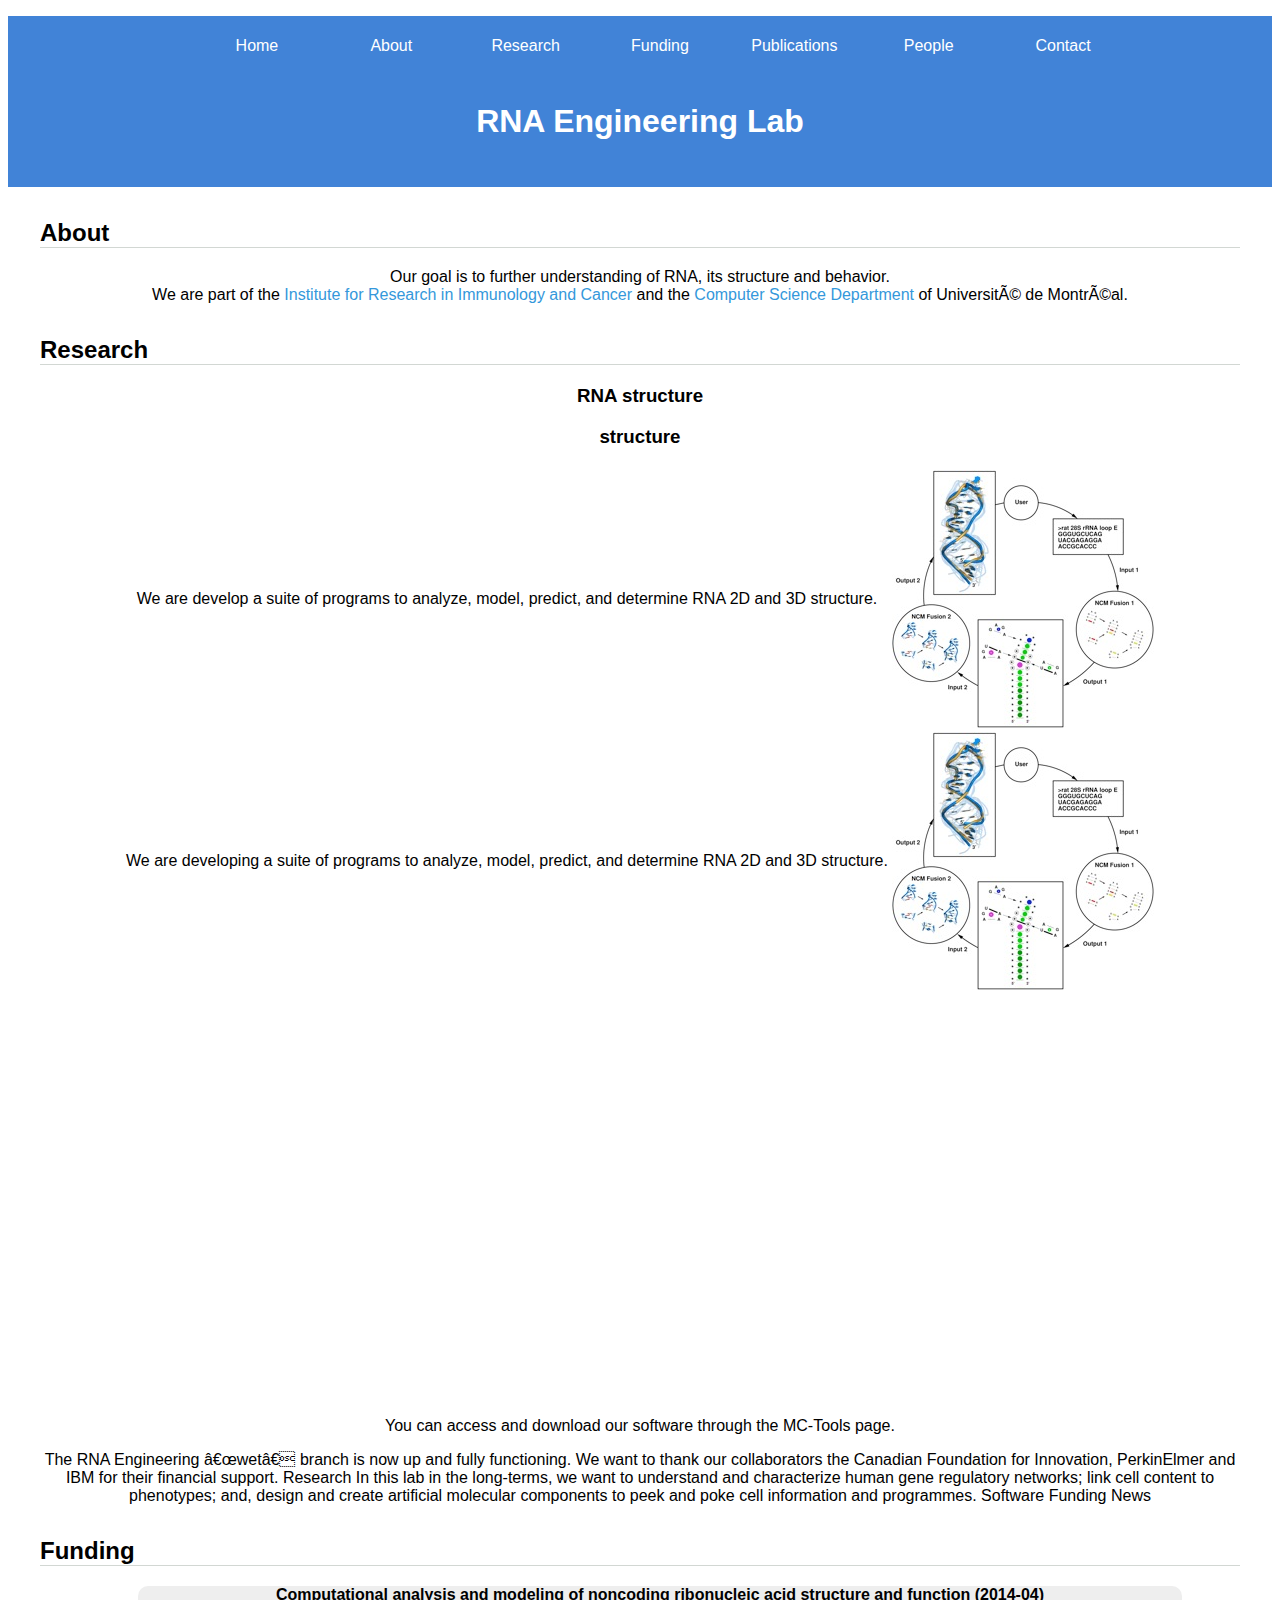
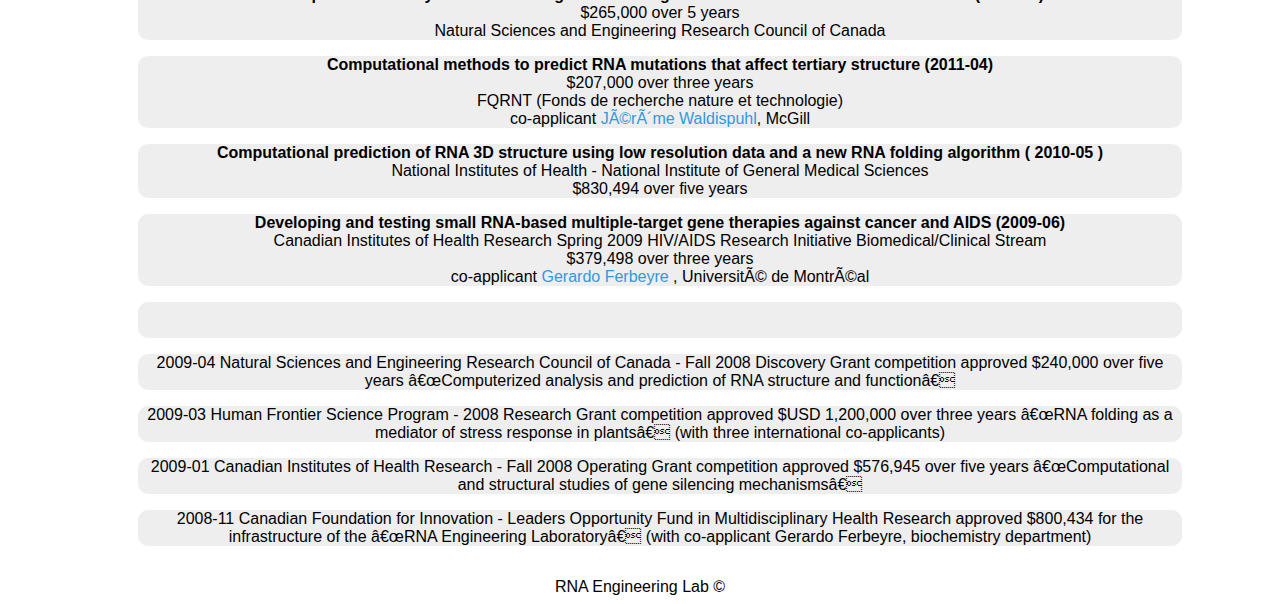
<file: doc/misc/major/index.html>
<!DOCTYPE html>
<html lang="en">
<head>
  <link type="text/css" rel="stylesheet" href="simple.css"/>
  <meta charset=UTF-8">
  <title> RNA Engineering Lab </title>
</head>


<body>

  <header class="header">
    <nav class="header">
      <ul>
        <li><a href="index.html">Home</a></li>
        <li><a href="#about">About</a></li>
        <li><a href="#research">Research</a></li>
        <li><a href="#funding">Funding</a></li>
        <li><a href="#publications">Publications</a></li>
        <li><a href="#people">People</a></li>
        <li><a href="#contact">Contact</a></li>
      </ul>
    </nav>

    <h1>RNA Engineering Lab</h1>
    </header>




  <section>
  <h2 id="about"> About </h2>
    <p>
      Our goal is to further understanding of RNA, its structure and behavior. <br>
      We are part of the
      <a href="http://www.iric.ca/" alt="Institute for Research in Immunology and Cancer"> Institute for Research in Immunology and Cancer </a>
      and the
      <a href="http://www.iro.umontreal.ca/" alt="Computer Science Department">Computer Science Department </a>
      of Université de Montréal.
    </p>
  </section>
  
  
  <section >
    <h2 id="research"> Research</h2>
    <table>
      <thead> <h3> RNA structure</h3> </thead>
      <tr>
        <td>
          <p>
            We are develop a suite of programs to analyze, model,
            predict, and determine RNA 2D and 3D structure.

          </p>
        </td>

      <td>
        <img src="structure.jpg" alt="RNA structure"/>
      </td>

      <thead> <h3>structure</h3> </thead>
            <tr>
        <td>
          <p>
            We are developing a suite of programs to analyze, model,
            predict, and determine RNA 2D and 3D structure.

          </p>
        </td>

      <td>
        <img src="structure.jpg" alt="RNA structure"/>
      </td>
    </table>

  </section>

  <br><br><br><br><br><br><br><br><br><br><br><br><br><br><br><br><br><br><br><br>


  <section>
  
  You can access and download our software through the MC-Tools page. 
  
<p>
  
  
The RNA Engineering “wet” branch is now up and fully functioning. We want to thank our collaborators the Canadian Foundation for Innovation, PerkinElmer and IBM for their financial support.

Research
In this lab in the long-terms, we want to understand and characterize human gene regulatory networks; link cell content to phenotypes; and, design and create artificial molecular components to peek and poke cell information and programmes.












Software
Funding News
  </p>
</section>
  
  
  


<section>
  <h2 id="funding"> Funding </h2>
    <ul>
      <li>
          <p>
            <strong>Computational analysis and modeling of noncoding ribonucleic acid structure and function (<time>2014-04</time>) </strong>
            <br>
            $265,000 over 5 years
            <br>
            Natural Sciences and Engineering Research Council of Canada
          </p>
      </li>

      <li>
        <p>
          <strong>Computational methods to predict RNA mutations that affect tertiary structure (<time>2011-04</time>)</strong>
          <br>
          $207,000 over three years
          <br>
          FQRNT (Fonds de recherche nature et technologie)
          <br>
          co-applicant <a href="http://www.cs.mcgill.ca/~jeromew/" alt="Jerome Waldispuhl McGill's homepage">Jérôme Waldispuhl</a>, McGill
        </p>
      </li>


   
      <li>
        <p>
          <strong> Computational prediction of RNA 3D structure using low resolution data and a new RNA folding algorithm ( <time>2010-05</time> ) </strong>
          <br>
          National Institutes of Health - National Institute of General Medical Sciences
          <br>
          $830,494 over five years
        </p>
      </li>

      <li>
        <p>
          <strong> Developing and testing small RNA-based multiple-target gene therapies against cancer and AIDS (<time>2009-06</time>) </strong>
          <br>
          Canadian Institutes of Health Research Spring 2009 HIV/AIDS Research Initiative Biomedical/Clinical Stream
          <br>
          $379,498 over three years
          <br>
          co-applicant <a href="http://www.mapageweb.umontreal.ca/ferbeyre/index-en.htm" alt="Gerardo Ferbeyre UdeM home page"> Gerardo Ferbeyre </a>, Université de Montréal
        </p>
      </li>
      

      <li>
        <p>
          <strong> </strong>
          <br>
        
          <br>
          
        </p>
      </li>
      <li> <time>2009-04</time> Natural Sciences and Engineering Research Council of Canada - Fall 2008 Discovery Grant competition
                                approved $240,000 over five years
                                “Computerized analysis and prediction of RNA structure and function”</li>

      <li> <time>2009-03</time> Human Frontier Science Program - 2008 Research Grant competition
                                approved $USD 1,200,000 over three years
                                “RNA folding as a mediator of stress response in plants”
                                (with three international co-applicants)</li>

      <li> <time>2009-01</time> Canadian Institutes of Health Research - Fall 2008 Operating Grant competition
                                approved $576,945 over five years
                                “Computational and structural studies of gene silencing mechanisms”</li>

      <li> <time>2008-11</time> Canadian Foundation for Innovation - Leaders Opportunity Fund  in Multidisciplinary Health Research
                                approved $800,434 for the infrastructure of the
                                “RNA Engineering Laboratory”
                                (with co-applicant Gerardo Ferbeyre, biochemistry department)</li>
    </ul>
</section>



<footer>
RNA Engineering Lab &copy;

</footer>

</body></html>
</file>
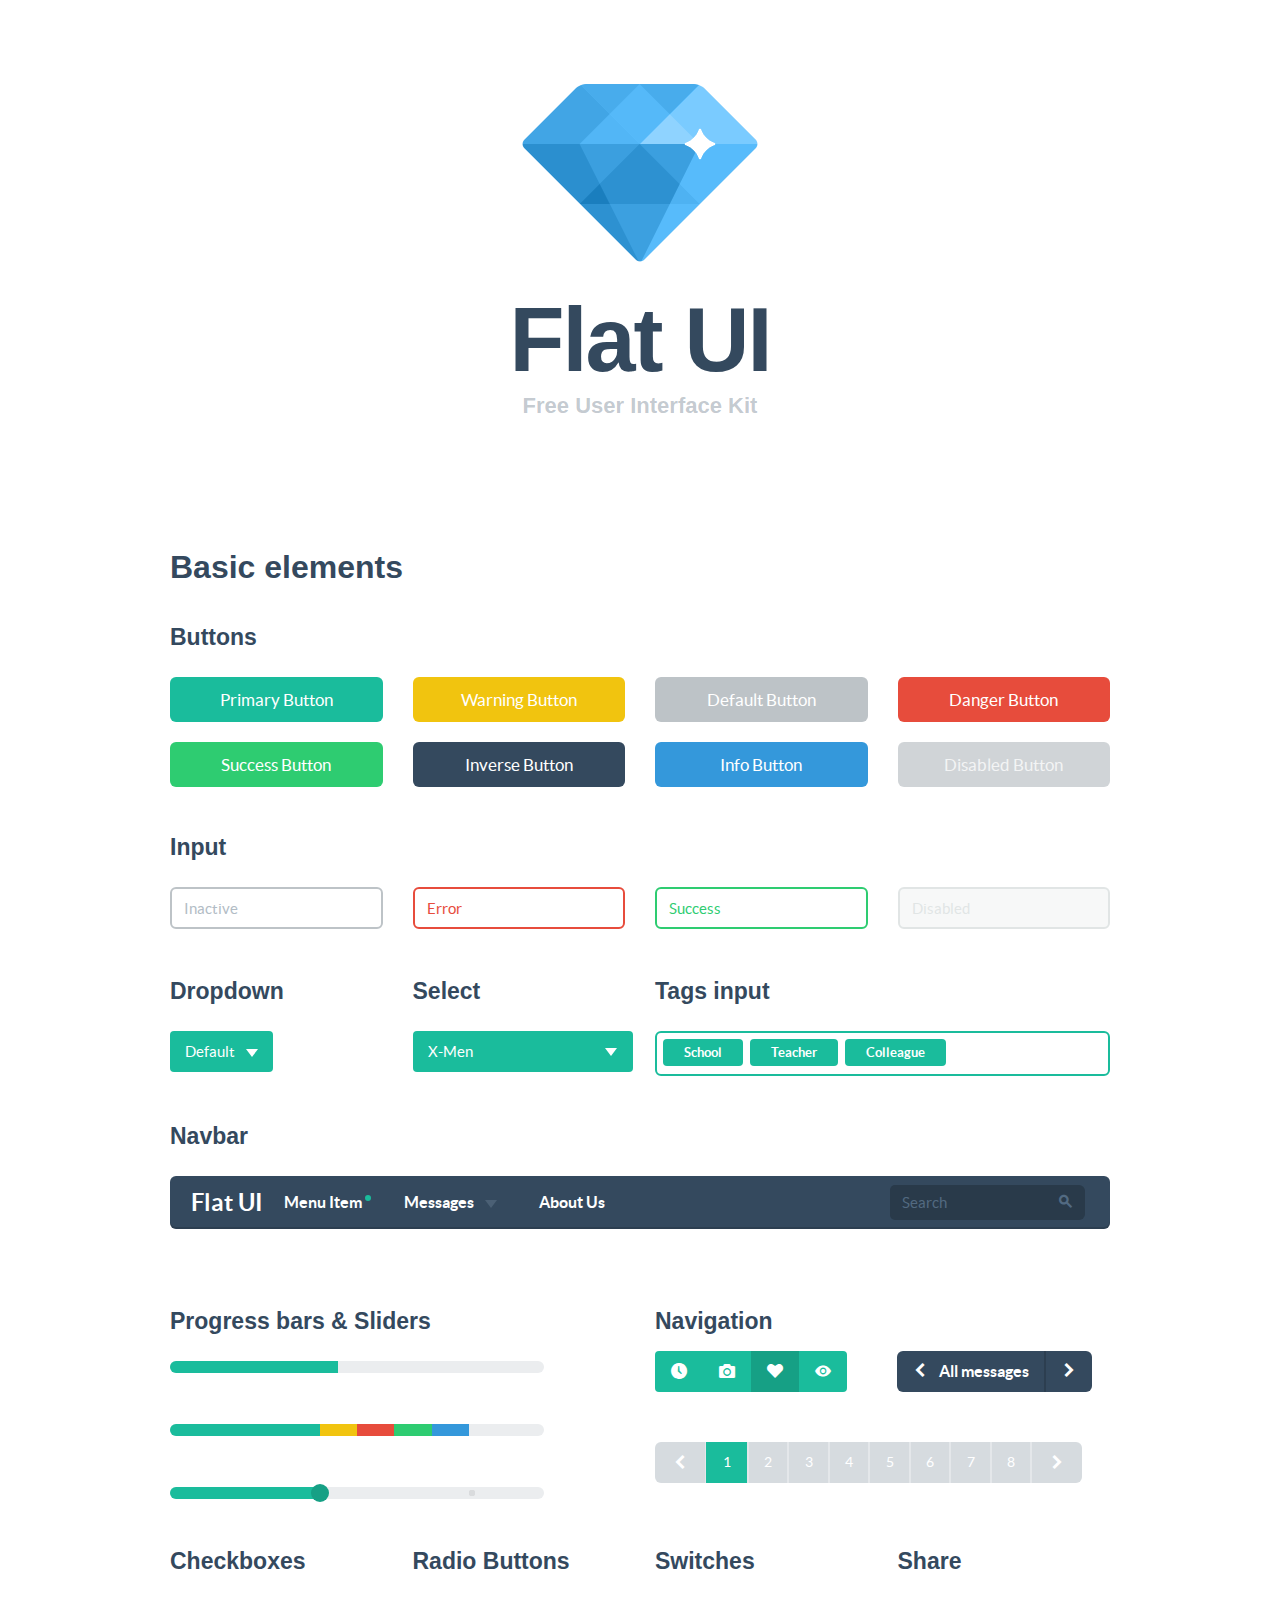
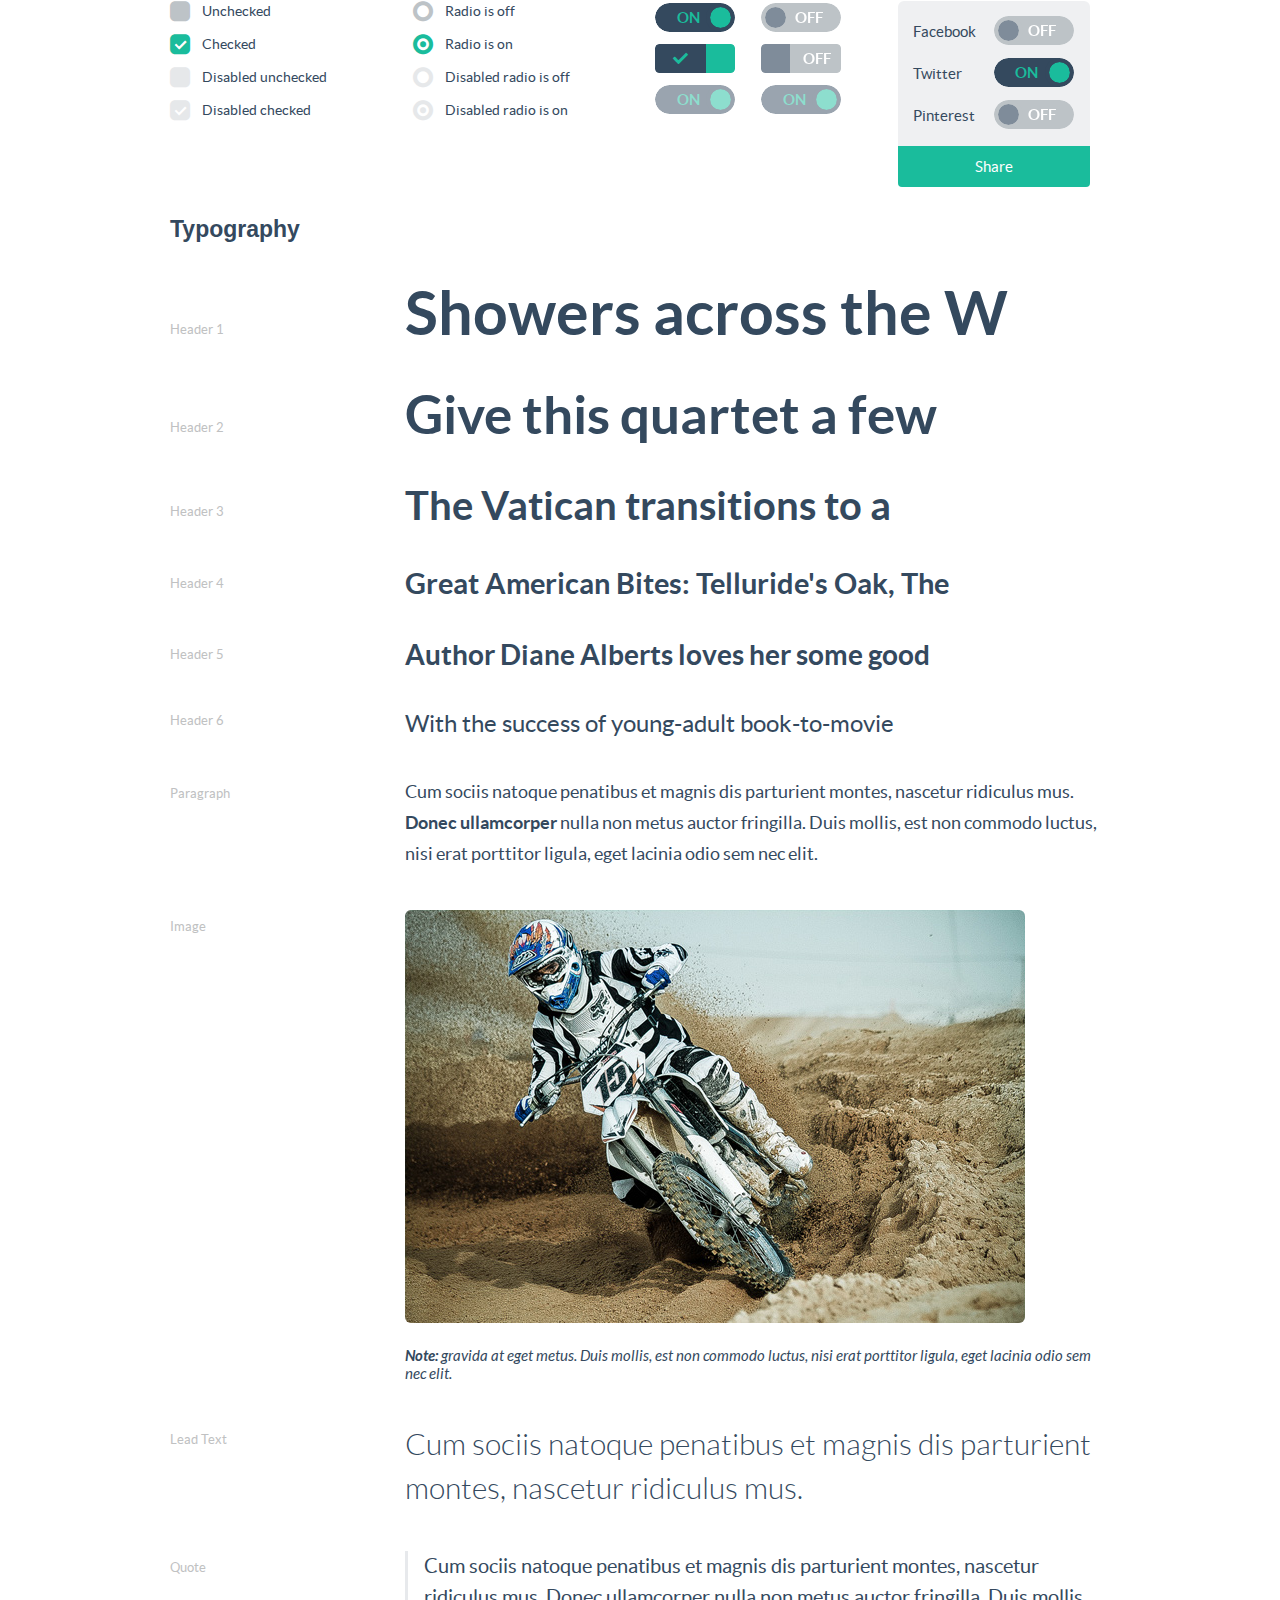
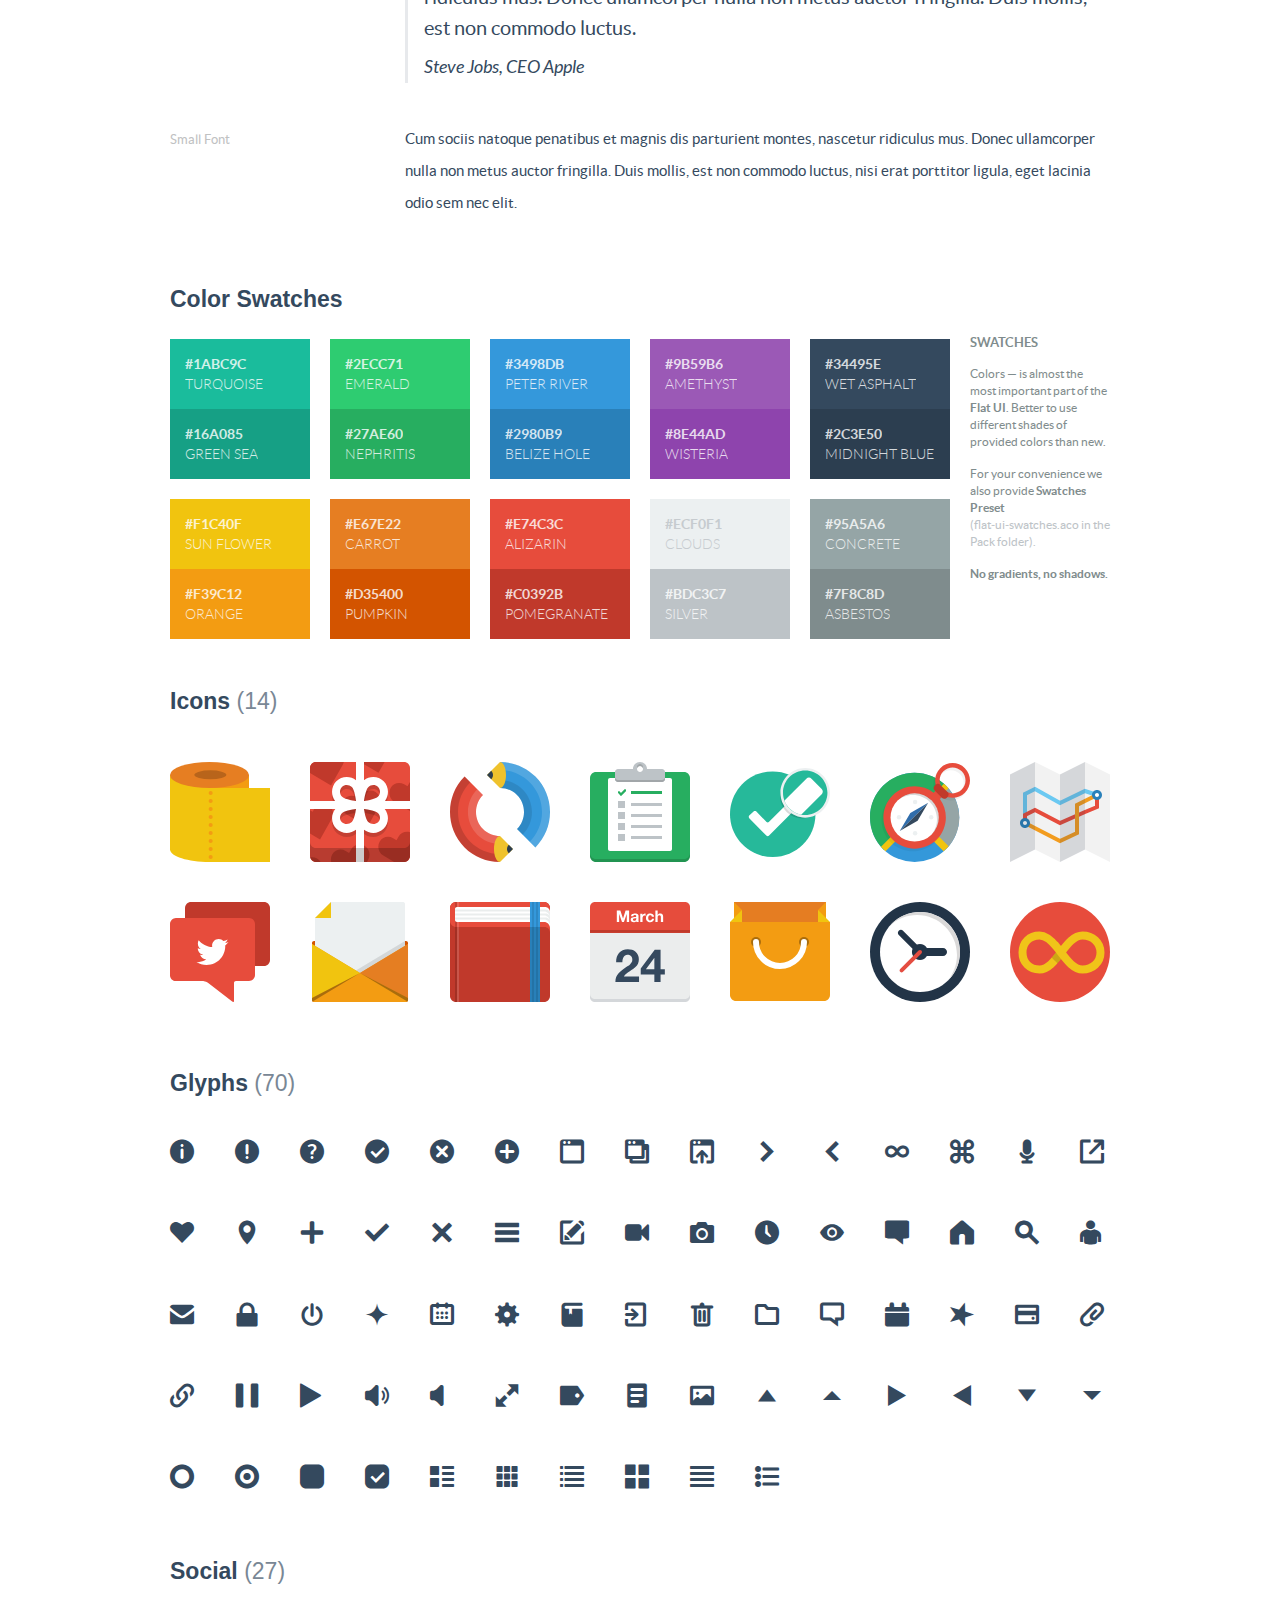
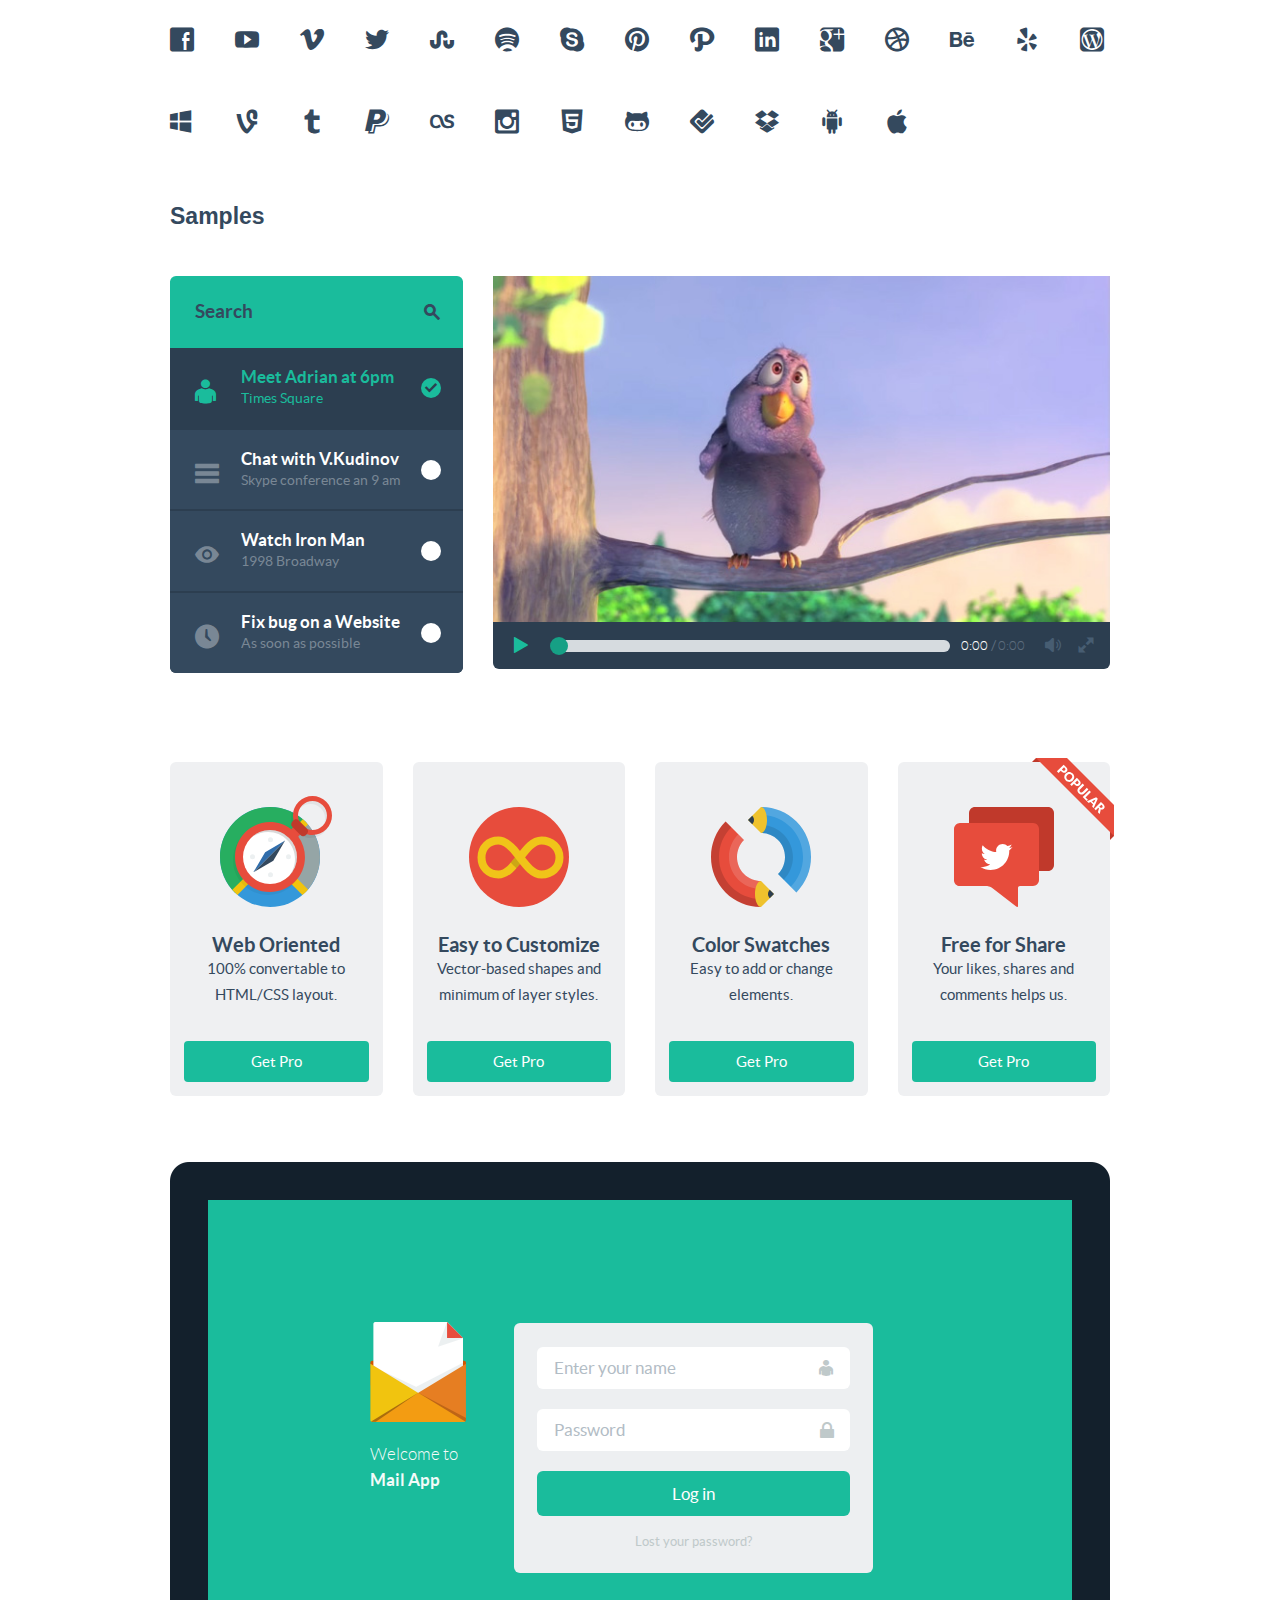
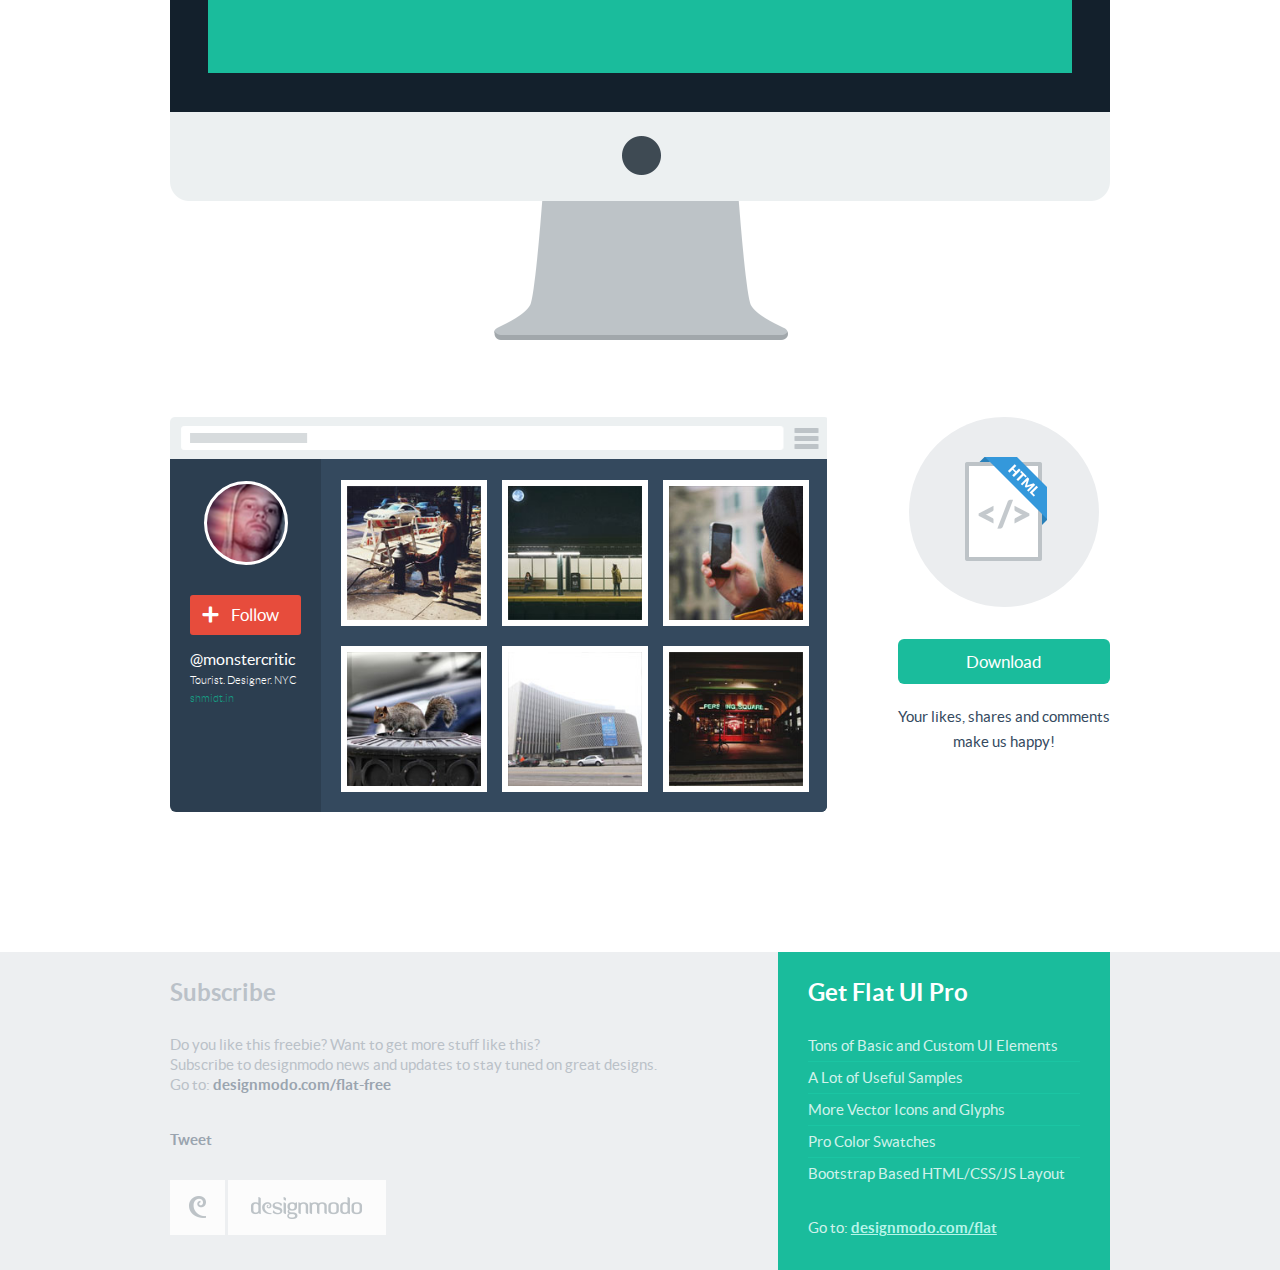
<file: doc/misc/major/Flat-UI-master/index.html>
<!DOCTYPE html>
<html lang="en">
  <head>
    <meta charset="utf-8">
    <title>Flat UI - Free Bootstrap Framework and Theme</title>
    <meta name="description" content="Flat UI Kit Free is a Twitter Bootstrap Framework design and Theme, this responsive framework includes a PSD and HTML version."/>

    <meta name="viewport" content="width=1000, initial-scale=1.0, maximum-scale=1.0">

    <!-- Loading Bootstrap -->
    <link href="dist/css/vendor/bootstrap.min.css" rel="stylesheet">

    <!-- Loading Flat UI -->
    <link href="dist/css/flat-ui.css" rel="stylesheet">
    <link href="docs/assets/css/demo.css" rel="stylesheet">

    <link rel="shortcut icon" href="img/favicon.ico">

    <!-- HTML5 shim, for IE6-8 support of HTML5 elements. All other JS at the end of file. -->
    <!--[if lt IE 9]>
      <script src="dist/js/vendor/html5shiv.js"></script>
      <script src="dist/js/vendor/respond.min.js"></script>
    <![endif]-->
  </head>
  <body>
    <div class="container">
      <div class="demo-headline">
        <h1 class="demo-logo">
          <div class="logo"></div>
          Flat UI
          <small>Free User Interface Kit</small>
        </h1>
      </div> <!-- /demo-headline -->

      <h1 class="demo-section-title">Basic elements</h1>
      <h3 class="demo-panel-title">Buttons</h3>

      <div class="row demo-row">
        <div class="col-xs-3">
          <a href="#fakelink" class="btn btn-block btn-lg btn-primary">Primary Button</a>
        </div>
        <div class="col-xs-3">
          <a href="#fakelink" class="btn btn-block btn-lg btn-warning">Warning Button</a>
        </div>
        <div class="col-xs-3">
          <a href="#fakelink" class="btn btn-block btn-lg btn-default">Default Button</a>
        </div>
        <div class="col-xs-3">
          <a href="#fakelink" class="btn btn-block btn-lg btn-danger">Danger Button</a>
        </div>
      </div> <!-- /row -->

      <div class="row demo-row">
        <div class="col-xs-3">
          <a href="#fakelink" class="btn btn-block btn-lg btn-success">Success Button</a>
        </div>
        <div class="col-xs-3">
          <a href="#fakelink" class="btn btn-block btn-lg btn-inverse">Inverse Button</a>
        </div>
        <div class="col-xs-3">
          <a href="#fakelink" class="btn btn-block btn-lg btn-info">Info Button</a>
        </div>
        <div class="col-xs-3">
          <a href="#fakelink" class="btn btn-block btn-lg btn-default disabled">Disabled Button</a>
        </div>
      </div> <!-- /row -->

      <h3 class="demo-panel-title">Input</h3>
      <div class="row">
        <div class="col-xs-3">
          <div class="form-group">
            <input type="text" value="" placeholder="Inactive" class="form-control" />
          </div>
        </div>
        <div class="col-xs-3">
          <div class="form-group has-error">
            <input type="text" value="" placeholder="Error" class="form-control" />
          </div>
        </div>
        <div class="col-xs-3">
          <div class="form-group has-success">
            <input type="text" value="" placeholder="Success" class="form-control" />
            <span class="input-icon fui-check-inverted"></span>
          </div>
        </div>
        <div class="col-xs-3">
          <div class="form-group">
            <input type="text" value="Disabled" disabled="disabled" class="form-control" />
          </div>
        </div>
      </div> <!-- /row -->

      <div class="row">
        <div class="col-xs-3">
          <h3 class="demo-panel-title">Dropdown</h3>

          <div class="btn-group">
            <button data-toggle="dropdown" class="btn btn-primary dropdown-toggle" type="button">Default <span class="caret"></span></button>
            <ul role="menu" class="dropdown-menu">
              <li><a href="#">Action</a></li>
              <li><a href="#">Another action</a></li>
              <li><a href="#">Something else here</a></li>
              <li class="divider"></li>
              <li><a href="#">Separated link</a></li>
            </ul>
          </div><!-- /btn-group -->
        </div> <!-- /.col-xs-3 -->
        <div class="col-xs-3">
          <h3 class="demo-panel-title">Select</h3>
          <select class="form-control select select-primary" data-toggle="select">
            <option value="0">Choose hero</option>
            <option value="1">Spider Man</option>
            <option value="2">Wolverine</option>
            <option value="3">Captain America</option>
            <option value="4" selected>X-Men</option>
            <option value="5">Crocodile</option>
          </select>
        </div> <!-- /.col-xs-3 -->
        <div class="col-xs-6">
          <h3 class="demo-panel-title">Tags input</h3>
          <div class="tagsinput-primary">
            <input name="tagsinput" class="tagsinput" data-role="tagsinput" value="School, Teacher, Colleague" />
          </div>
        </div> <!-- /.col-xs-6 -->
      </div> <!-- /.row -->

      <h3 class="demo-panel-title">Navbar</h3>
      <div class="row demo-row">
        <div class="col-xs-12">
          <nav class="navbar navbar-inverse navbar-embossed" role="navigation">
            <div class="navbar-header">
              <button type="button" class="navbar-toggle" data-toggle="collapse" data-target="#navbar-collapse-01">
                <span class="sr-only">Toggle navigation</span>
              </button>
              <a class="navbar-brand" href="#">Flat UI</a>
            </div>
            <div class="collapse navbar-collapse" id="navbar-collapse-01">
              <ul class="nav navbar-nav navbar-left">
                <li><a href="#fakelink">Menu Item<span class="navbar-unread">1</span></a></li>
                <li class="dropdown">
                  <a href="#" class="dropdown-toggle" data-toggle="dropdown">Messages <b class="caret"></b></a>
                  <span class="dropdown-arrow"></span>
                  <ul class="dropdown-menu">
                    <li><a href="#">Action</a></li>
                    <li><a href="#">Another action</a></li>
                    <li><a href="#">Something else here</a></li>
                    <li class="divider"></li>
                    <li><a href="#">Separated link</a></li>
                  </ul>
                </li>
                <li><a href="#fakelink">About Us</a></li>
               </ul>
               <form class="navbar-form navbar-right" action="#" role="search">
                <div class="form-group">
                  <div class="input-group">
                    <input class="form-control" id="navbarInput-01" type="search" placeholder="Search">
                    <span class="input-group-btn">
                      <button type="submit" class="btn"><span class="fui-search"></span></button>
                    </span>
                  </div>
                </div>
              </form>
            </div><!-- /.navbar-collapse -->
          </nav><!-- /navbar -->
        </div>
      </div> <!-- /row -->

      <div class="row">
        <div class="col-xs-5">
          <h3 class="demo-panel-title">Progress bars &amp; Sliders</h3>
          <div class="progress">
            <div class="progress-bar" style="width: 45%;"></div>
          </div>
          <br/>
          <div class="progress">
            <div class="progress-bar" style="width: 40%;"></div>
            <div class="progress-bar progress-bar-warning" style="width: 10%;"></div>
            <div class="progress-bar progress-bar-danger" style="width: 10%;"></div>
            <div class="progress-bar progress-bar-success" style="width: 10%;"></div>
            <div class="progress-bar progress-bar-info" style="width: 10%;"></div>
          </div>
          <br/>
          <div id="slider" class="ui-slider">
            <div class="ui-slider-segment"></div>
            <div class="ui-slider-segment"></div>
            <div class="ui-slider-segment"></div>
          </div>
        </div> <!-- /sliders -->

        <div class="col-xs-6 col-xs-offset-1">
          <h3 class="demo-panel-title">Navigation</h3>
          <div class="row demo-navigation">
            <div class="col-xs-6">
              <div class="btn-toolbar">
                <div class="btn-group">
                  <a class="btn btn-primary" href="#fakelink"><span class="fui-time"></span></a>
                  <a class="btn btn-primary" href="#fakelink"><span class="fui-photo"></span></a>
                  <a class="btn btn-primary active" href="#fakelink"><span class="fui-heart"></span></a>
                  <a class="btn btn-primary" href="#fakelink"><span class="fui-eye"></span></a>
                </div>
              </div> <!-- /toolbar -->
            </div>
            <div class="col-xs-6 demo-pager">
              <ul class="pager">
                <li class="previous">
                  <a href="#fakelink">
                    <span class="fui-arrow-left"></span>
                    <span>All messages</span>
                  </a>
                </li>
                <li class="next">
                  <a href="#fakelink">
                    <span class="fui-arrow-right"></span>
                  </a>
                </li>
              </ul> <!-- /pager -->
            </div>
          </div> <!-- /demo-navigation -->

          <div class="pagination">
            <ul>
              <li class="previous"><a href="#fakelink" class="fui-arrow-left"></a></li>
              <li class="active"><a href="#fakelink">1</a></li>
              <li><a href="#fakelink">2</a></li>
              <li><a href="#fakelink">3</a></li>
              <li><a href="#fakelink">4</a></li>
              <li><a href="#fakelink">5</a></li>
              <li><a href="#fakelink">6</a></li>
              <li><a href="#fakelink">7</a></li>
              <li><a href="#fakelink">8</a></li>
              <li class="next"><a href="#fakelink" class="fui-arrow-right"></a></li>
            </ul>
          </div> <!-- /pagination -->
        </div> <!-- /navigation -->
      </div> <!-- /row -->

      <div class="row">
        <div class="col-xs-3">
          <h3 class="demo-panel-title">Checkboxes</h3>
          <label class="checkbox" for="checkbox1">
            <input type="checkbox" value="" id="checkbox1" data-toggle="checkbox">
            Unchecked
          </label>
          <label class="checkbox" for="checkbox2">
            <input type="checkbox" checked="checked" value="" id="checkbox2" data-toggle="checkbox" checked="">
            Checked
          </label>
          <label class="checkbox" for="checkbox3">
            <input type="checkbox" value="" id="checkbox3" data-toggle="checkbox" disabled="">
            Disabled unchecked
          </label>
          <label class="checkbox" for="checkbox4">
            <input type="checkbox" checked="checked" value="" id="checkbox4" data-toggle="checkbox" disabled="" checked="">
            Disabled checked
          </label>
        </div> <!-- /checkboxes col-xs-3 -->

        <div class="col-xs-3">
          <h3 class="demo-panel-title">Radio Buttons</h3>
          <label class="radio">
            <input type="radio" name="optionsRadios" id="optionsRadios1" value="option1" data-toggle="radio">
            Radio is off
          </label>
          <label class="radio">
            <input type="radio" name="optionsRadios" id="optionsRadios2" value="option1" data-toggle="radio" checked="">
            Radio is on
          </label>

          <label class="radio">
            <input type="radio" name="optionsRadiosDisabled" id="optionsRadios3" value="option2" data-toggle="radio" disabled="">
            Disabled radio is off
          </label>
          <label class="radio">
            <input type="radio" name="optionsRadiosDisabled" id="optionsRadios4" value="option2" data-toggle="radio" checked="" disabled="">
            Disabled radio is on
          </label>
        </div> <!-- /radios col-xs-3 -->

        <div class="col-xs-3">
          <h3 class="demo-panel-title">Switches</h3>

          <table width="100%">
            <tr>
              <td width="50%" class="pbm">
                <input type="checkbox" checked data-toggle="switch" id="custom-switch-01" />
              </td>
              <td class="pbm">
                <input type="checkbox" data-toggle="switch" id="custom-switch-02" />
              </td>
            </tr>
            <tr>
              <td class="pbm">
                <div class="bootstrap-switch-square">
                  <input type="checkbox" checked data-toggle="switch" id="custom-switch-03" data-on-text="<span class='fui-check'></span>" data-off-text="<span class='fui-cross'></span>" />
                </div>
              </td>
              <td class="pbm">
                <div class="bootstrap-switch-square">
                  <input type="checkbox" data-toggle="switch" id="custom-switch-04" />
                </div>
              </td>
            </tr>
            <tr>
              <td>
                <input type="checkbox" checked disabled data-toggle="switch" id="custom-switch-5" />
              </td>
              <td>
                <input type="checkbox" checked disabled data-toggle="switch" id="custom-switch-6" />
              </td>
            </tr>
          </table>
        </div> <!-- /.col-xs-3 -->
        <div class="col-xs-3">
          <h3 class="demo-panel-title">Share</h3>
          <div class="share mrl">
            <ul>
              <li>
                <label class="share-label" for="share-toggle2">Facebook</label>
                <input type="checkbox" data-toggle="switch" />
              </li>
              <li>
                <label class="share-label" for="share-toggle4">Twitter</label>
                <input type="checkbox" checked="" data-toggle="switch" />
              </li>
              <li>
                <label class="share-label" for="share-toggle6">Pinterest</label>
                <input type="checkbox" data-toggle="switch" />
              </li>
            </ul>
            <a href="#" class="btn btn-primary btn-block btn-large">Share</a>
          </div> <!-- /share -->
        </div><!-- /.col-xs-3 -->
      </div> <!-- /.row -->

      <div class="demo-row typography-row">
      	<div class="demo-title">
      		<h3 class="demo-panel-title">Typography</h3>
      	</div>
      	<div class="demo-content">
      		<div class="demo-type-example">
	      		<h1><span class="demo-heading-note">Header 1</span>Showers across the W</h1>
      		</div>
      		<div class="demo-type-example">
	      		<h2><span class="demo-heading-note">Header 2</span>Give this quartet a few</h2>
      		</div>
      		<div class="demo-type-example">
	      		<h3><span class="demo-heading-note">Header 3</span>The Vatican transitions to a</h3>
      		</div>
      		<div class="demo-type-example">
	      		<h4><span class="demo-heading-note">Header 4</span>Great American Bites: Telluride's Oak, The</h4>
      		</div>
      		<div class="demo-type-example">
	      		<h5><span class="demo-heading-note">Header 5</span>Author Diane Alberts loves her some good</h5>
      		</div>
      		<div class="demo-type-example">
	      		<h6><span class="demo-heading-note">Header 6</span>With the success of young-adult book-to-movie</h6>
      		</div>
      		<div class="demo-type-example">
	      		<span class="demo-text-note">Paragraph</span>
	          <p>Cum sociis natoque penatibus et magnis dis parturient montes, nascetur ridiculus mus. <strong>Donec ullamcorper</strong> nulla non metus auctor fringilla. Duis mollis, est non commodo luctus, nisi erat porttitor ligula, eget lacinia odio sem nec elit.</p>
      		</div>
      		<div class="demo-type-example">
	      		<span class="demo-text-note">Image</span>
	          <img src="docs/assets/img/example-image.jpg" alt="example-image" class="img-rounded img-responsive">
	          <p class="img-comment"><strong>Note:</strong> gravida at eget metus. Duis mollis, est non commodo luctus, nisi erat porttitor ligula, eget lacinia odio sem nec elit.</p>
      		</div>
      		<div class="demo-type-example">
	      		<span class="demo-text-note">Lead Text</span>
						<p class="lead">Cum sociis natoque penatibus et magnis dis parturient montes, nascetur ridiculus mus.</p>
      		</div>
      		<div class="demo-type-example">
	      		<span class="demo-text-note">Quote</span>
	          <blockquote>
	            <p>Cum sociis natoque penatibus et magnis dis parturient montes, nascetur ridiculus mus. Donec ullamcorper nulla non metus auctor fringilla. Duis mollis, est non commodo luctus.</p>
	            <small>Steve Jobs, CEO Apple</small>
	          </blockquote>
      		</div>
      		<div class="demo-type-example">
	      		<span class="demo-text-note">Small Font</span>
	          <p><small>Cum sociis natoque penatibus et magnis dis parturient montes, nascetur ridiculus mus. Donec ullamcorper nulla non metus auctor fringilla. Duis mollis, est non commodo luctus, nisi erat porttitor ligula, eget lacinia odio sem nec elit.</small></p>
      		</div>
      	</div><!-- /.demo-content-wide -->
      </div><!-- /.demo-row -->

      <h3 class="demo-panel-title">Color Swatches</h3>
      <div class="row demo-swatches-row">
	      <div class="swatches-col">
		      <div class="pallete-item">
			      <dl class="palette palette-turquoise">
                <dt>#1abc9c</dt>
                <dd>Turquoise</dd>
              </dl>
              <dl class="palette palette-green-sea">
                <dt>#16a085</dt>
                <dd>Green sea</dd>
              </dl>
		      </div>
		      <div class="pallete-item">
			      <dl class="palette palette-emerald">
              <dt>#2ecc71</dt>
              <dd>Emerald</dd>
            </dl>
            <dl class="palette palette-nephritis">
              <dt>#27ae60</dt>
              <dd>Nephritis</dd>
            </dl>
		      </div>
		      <div class="pallete-item">
			      <dl class="palette palette-peter-river">
              <dt>#3498db</dt>
              <dd>Peter river</dd>
            </dl>
            <dl class="palette palette-belize-hole">
              <dt>#2980b9</dt>
              <dd>Belize hole</dd>
            </dl>
		      </div>
		      <div class="pallete-item">
			      <dl class="palette palette-amethyst">
              <dt>#9b59b6</dt>
              <dd>Amethyst</dd>
            </dl>
            <dl class="palette palette-wisteria">
              <dt>#8e44ad</dt>
              <dd>Wisteria</dd>
            </dl>
		      </div>
		      <div class="pallete-item">
			      <dl class="palette palette-wet-asphalt">
              <dt>#34495e</dt>
              <dd>Wet asphalt</dd>
            </dl>
            <dl class="palette palette-midnight-blue">
              <dt>#2c3e50</dt>
              <dd>Midnight blue</dd>
            </dl>
		      </div>
		      <div class="pallete-item">
			      <dl class="palette palette-sun-flower">
              <dt>#f1c40f</dt>
              <dd>Sun flower</dd>
            </dl>
            <dl class="palette palette-orange">
              <dt>#f39c12</dt>
              <dd>Orange</dd>
            </dl>
		      </div>
		      <div class="pallete-item">
			      <dl class="palette palette-carrot">
              <dt>#e67e22</dt>
              <dd>Carrot</dd>
            </dl>
            <dl class="palette palette-pumpkin">
              <dt>#d35400</dt>
              <dd>Pumpkin</dd>
            </dl>
		      </div>
		      <div class="pallete-item">
			      <dl class="palette palette-alizarin">
              <dt>#e74c3c</dt>
              <dd>Alizarin</dd>
            </dl>
            <dl class="palette palette-pomegranate">
              <dt>#c0392b</dt>
              <dd>Pomegranate</dd>
            </dl>
		      </div>
		      <div class="pallete-item">
			      <dl class="palette palette-clouds">
              <dt>#ecf0f1</dt>
              <dd>Clouds</dd>
            </dl>
            <dl class="palette palette-silver">
              <dt>#bdc3c7</dt>
              <dd>Silver</dd>
            </dl>
		      </div>
		      <div class="pallete-item">
			      <dl class="palette palette-concrete">
              <dt>#95a5a6</dt>
              <dd>Concrete</dd>
            </dl>
            <dl class="palette palette-asbestos">
              <dt>#7f8c8d</dt>
              <dd>Asbestos</dd>
            </dl>
		      </div>
	      </div> <!-- /swatches items -->
	      <div class="swatches-desc-col">
		      <h6 class="palette-headline">SWATCHES</h6>
          <p class="palette-paragraph">
            Colors &mdash; is almost the most important part of the <strong>Flat UI</strong>. Better to use different shades of provided colors than new.
          </p>
          <p class="palette-paragraph">
            For your convenience we also provide <strong>Swatches Preset</strong> <span>(flat&#8209;ui&#8209;swatches.aco in the Pack folder).</span>
          </p>
          <p class="palette-paragraph">
            <strong>No gradients, no shadows.</strong>
          </p>
	      </div> <!-- /swatches desc -->
      </div> <!-- /swatches row -->

      <h3 class="demo-panel-title">Icons <small>(14)</small></h3>
      <div class="demo-illustrations">
        <div class="demo-content">
          <div><img src="img/icons/svg/toilet-paper.svg" alt="Toilet-Paper"></div>
          <div><img src="img/icons/svg/gift-box.svg" alt="Gift-Box"></div>
          <div><img src="img/icons/svg/pencils.svg" alt="Pensils"></div>
          <div><img src="img/icons/svg/clipboard.svg" alt="Clipboard"></div>
          <div><img src="img/icons/svg/retina.svg" alt="Retina"></div>
          <div><img src="img/icons/svg/compas.svg" alt="Compas"></div>
          <div><img src="img/icons/svg/map.svg" alt="Map"></div>
          <div><img src="img/icons/svg/chat.svg" alt="Chat"></div>
          <div><img src="img/icons/svg/mail.svg" alt="Mail"></div>
          <div><img src="img/icons/svg/book.svg" alt="Book"></div>
          <div><img src="img/icons/svg/calendar.svg" alt="Calendar"></div>
          <div><img src="img/icons/svg/paper-bag.svg" alt="Pocket"></div>
          <div><img src="img/icons/svg/clocks.svg" alt="Watches"></div>
          <div><img src="img/icons/svg/loop.svg" alt="Infinity-Loop"></div>
        </div>
      </div>


      <h3 class="demo-panel-title">Glyphs <small>(70)</small></h3>
      <div class="demo-icons">
        <div class="demo-content">
          <span class="fui-info-circle"></span>
          <span class="fui-alert-circle"></span>
          <span class="fui-question-circle"></span>
          <span class="fui-check-circle"></span>
          <span class="fui-cross-circle"></span>
          <span class="fui-plus-circle"></span>
          <span class="fui-window"></span>
          <span class="fui-windows"></span>
          <span class="fui-upload"></span>
          <span class="fui-arrow-right"></span>
          <span class="fui-arrow-left"></span>
          <span class="fui-loop"></span>
          <span class="fui-cmd"></span>
          <span class="fui-mic"></span>
          <span class="fui-export"></span>
          <span class="fui-heart"></span>
          <span class="fui-location"></span>
          <span class="fui-plus"></span>
          <span class="fui-check"></span>
          <span class="fui-cross"></span>
          <span class="fui-list"></span>
          <span class="fui-new"></span>
          <span class="fui-video"></span>
          <span class="fui-photo"></span>
          <span class="fui-time"></span>
          <span class="fui-eye"></span>
          <span class="fui-chat"></span>
          <span class="fui-home"></span>
          <span class="fui-search"></span>
          <span class="fui-user"></span>
          <span class="fui-mail"></span>
          <span class="fui-lock"></span>
          <span class="fui-power"></span>
          <span class="fui-star"></span>
          <span class="fui-calendar"></span>
          <span class="fui-gear"></span>
          <span class="fui-bookmark"></span>
          <span class="fui-exit"></span>
          <span class="fui-trash"></span>
          <span class="fui-folder"></span>
          <span class="fui-bubble"></span>
          <span class="fui-calendar-solid"></span>
          <span class="fui-star-2"></span>
          <span class="fui-credit-card"></span>
          <span class="fui-clip"></span>
          <span class="fui-link"></span>
          <span class="fui-pause"></span>
          <span class="fui-play"></span>
          <span class="fui-volume"></span>
          <span class="fui-mute"></span>
          <span class="fui-resize"></span>
          <span class="fui-tag"></span>
          <span class="fui-document"></span>
          <span class="fui-image"></span>
          <span class="fui-triangle-up"></span>
          <span class="fui-triangle-up-small"></span>
          <span class="fui-triangle-right-large"></span>
          <span class="fui-triangle-left-large"></span>
          <span class="fui-triangle-down"></span>
          <span class="fui-triangle-down-small"></span>
          <span class="fui-radio-unchecked"></span>
          <span class="fui-radio-checked"></span>
          <span class="fui-checkbox-unchecked"></span>
          <span class="fui-checkbox-checked"></span>
          <span class="fui-list-thumbnailed"></span>
          <span class="fui-list-small-thumbnails"></span>
          <span class="fui-list-numbered"></span>
          <span class="fui-list-large-thumbnails"></span>
          <span class="fui-list-columned"></span>
          <span class="fui-list-bulleted"></span>
        </div><!-- /.demo-content -->
      </div><!-- /.demo-icons -->

      <h3 class="demo-panel-title">Social <small>(27)</small></h3>
      <div class="demo-icons">
        <div class="demo-content">
          <span class="fui-facebook"></span>
          <span class="fui-youtube"></span>
          <span class="fui-vimeo"></span>
          <span class="fui-twitter"></span>
          <span class="fui-stumbleupon"></span>
          <span class="fui-spotify"></span>
          <span class="fui-skype"></span>
          <span class="fui-pinterest"></span>
          <span class="fui-path"></span>
          <span class="fui-linkedin"></span>
          <span class="fui-google-plus"></span>
          <span class="fui-dribbble"></span>
          <span class="fui-behance"></span>
          <span class="fui-yelp"></span>
          <span class="fui-wordpress"></span>
          <span class="fui-windows-8"></span>
          <span class="fui-vine"></span>
          <span class="fui-tumblr"></span>
          <span class="fui-paypal"></span>
          <span class="fui-lastfm"></span>
          <span class="fui-instagram"></span>
          <span class="fui-html5"></span>
          <span class="fui-github"></span>
          <span class="fui-foursquare"></span>
          <span class="fui-dropbox"></span>
          <span class="fui-android"></span>
          <span class="fui-apple"></span>
        </div><!-- /.demo-content -->
      </div><!-- /.demo-icons -->

      <h3 class="demo-panel-title mbl pbl">Samples</h3>
      <div class="row demo-samples">
        <div class="col-xs-4">
          <div class="todo">
            <div class="todo-search">
              <input class="todo-search-field" type="search" value="" placeholder="Search" />
            </div>
            <ul>
              <li class="todo-done">
                <div class="todo-icon fui-user"></div>
                <div class="todo-content">
                  <h4 class="todo-name">
                    Meet <strong>Adrian</strong> at <strong>6pm</strong>
                  </h4>
                  Times Square
                </div>
              </li>
              <li>
                <div class="todo-icon fui-list"></div>
                <div class="todo-content">
                  <h4 class="todo-name">
                    Chat with <strong>V.Kudinov</strong>
                  </h4>
                  Skype conference an 9 am
                </div>
              </li>
              <li>
                <div class="todo-icon fui-eye"></div>
                <div class="todo-content">
                  <h4 class="todo-name">
                    Watch <strong>Iron Man</strong>
                  </h4>
                  1998 Broadway
                </div>
              </li>
              <li>
                <div class="todo-icon fui-time"></div>
                <div class="todo-content">
                  <h4 class="todo-name">
                    Fix bug on a <strong>Website</strong>
                  </h4>
                  As soon as possible
                </div>
              </li>
            </ul>
          </div><!-- /.todo -->
        </div><!-- /.col-xs-4 -->

        <div class="col-xs-8">
          <video class="video-js" preload="auto" poster="docs/assets/img/video/poster.jpg" data-setup="{}">
            <source src="http://iurevych.github.com/Flat-UI-videos/big_buck_bunny.mp4" type="video/mp4">
            <source src="http://iurevych.github.com/Flat-UI-videos/big_buck_bunny.webm" type="video/webm">
          </video>
        </div> <!-- /video -->
      </div>

      <div class="row demo-tiles">
        <div class="col-xs-3">
          <div class="tile">
            <img src="img/icons/svg/compas.svg" alt="Compas" class="tile-image big-illustration">
            <h3 class="tile-title">Web Oriented</h3>
            <p>100% convertable to HTML/CSS layout.</p>
            <a class="btn btn-primary btn-large btn-block" href="http://designmodo.com/flat">Get Pro</a>
          </div>
        </div>

        <div class="col-xs-3">
          <div class="tile">
            <img src="img/icons/svg/loop.svg" alt="Infinity-Loop" class="tile-image">
            <h3 class="tile-title">Easy to Customize</h3>
            <p>Vector-based shapes and minimum of layer styles.</p>
            <a class="btn btn-primary btn-large btn-block" href="http://designmodo.com/flat">Get Pro</a>
          </div>
        </div>

        <div class="col-xs-3">
          <div class="tile">
            <img src="img/icons/svg/pencils.svg" alt="Pensils" class="tile-image">
            <h3 class="tile-title">Color Swatches</h3>
            <p>Easy to add or change elements. </p>
            <a class="btn btn-primary btn-large btn-block" href="http://designmodo.com/flat">Get Pro</a>
          </div>
        </div>

        <div class="col-xs-3">
          <div class="tile tile-hot">
            <img src="img/icons/svg/ribbon.svg" alt="ribbon" class="tile-hot-ribbon">
            <img src="img/icons/svg/chat.svg" alt="Chat" class="tile-image">
            <h3 class="tile-title">Free for Share</h3>
            <p>Your likes, shares and comments helps us.</p>
            <a class="btn btn-primary btn-large btn-block" href="http://designmodo.com/flat">Get Pro</a>
          </div>

        </div>
      </div> <!-- /tiles -->

      <div class="login">
        <div class="login-screen">
          <div class="login-icon">
            <img src="img/login/icon.png" alt="Welcome to Mail App" />
            <h4>Welcome to <small>Mail App</small></h4>
          </div>

          <div class="login-form">
            <div class="form-group">
              <input type="text" class="form-control login-field" value="" placeholder="Enter your name" id="login-name" />
              <label class="login-field-icon fui-user" for="login-name"></label>
            </div>

            <div class="form-group">
              <input type="password" class="form-control login-field" value="" placeholder="Password" id="login-pass" />
              <label class="login-field-icon fui-lock" for="login-pass"></label>
            </div>

            <a class="btn btn-primary btn-lg btn-block" href="#">Log in</a>
            <a class="login-link" href="#">Lost your password?</a>
          </div>
        </div>
      </div>

      <div class="row">
        <div class="col-xs-9">
          <div class="demo-browser">
            <div class="demo-browser-side">
              <div class="demo-browser-author"></div>
              <div class="demo-browser-action">
                <a class="btn btn-danger btn-lg btn-block" href="http://twitter.com/monstercritic" target="_blank">
                  <span class="fui-plus"></span>Follow
                </a>
              </div>
              <h5>@monstercritic</h5>
              <h6>
                Tourist. Designer. NYC
                <a href="http://shmidt.in" target="_blank">shmidt.in</a>
              </h6>
            </div>
            <div class="demo-browser-content">
              <img src="docs/assets/img/demo/browser-pic-1.jpg" alt="" />
              <img src="docs/assets/img/demo/browser-pic-2.jpg" alt="" />
              <img src="docs/assets/img/demo/browser-pic-3.jpg" alt="" />
              <img src="docs/assets/img/demo/browser-pic-4.jpg" alt="" />
              <img src="docs/assets/img/demo/browser-pic-5.jpg" alt="" />
              <img src="docs/assets/img/demo/browser-pic-6.jpg" alt="" />
            </div>
          </div>
        </div>

        <div class="col-xs-3">
          <div class="demo-download">
            <img src="docs/assets/img/demo/html-icon.png" src="Free PSD" />
          </div>

          <a href="https://github.com/designmodo/Flat-UI/archive/master.zip" class="btn btn-primary btn-lg btn-block">Download</a>

          <p class="demo-download-text">Your likes, shares and comments make us happy!</p>
        </div>
      </div> <!-- /download area -->

    </div> <!-- /container -->

    <footer>
      <div class="container">
        <div class="row">
          <div class="col-xs-7">
            <h3 class="footer-title">Subscribe</h3>
            <p>Do you like this freebie? Want to get more stuff like this?<br/>
              Subscribe to designmodo news and updates to stay tuned on great designs.<br/>
              Go to: <a href="http://designmodo.com/flat-free" target="_blank">designmodo.com/flat-free</a>
            </p>

            <p class="pvl">
              <a href="https://twitter.com/share" class="twitter-share-button" data-url="http://designmodo.com/flat-free/" data-text="Flat UI Free - PSD&amp;amp;HTML User Interface Kit" data-via="designmodo">Tweet</a>
							<script>!function(d,s,id){var js,fjs=d.getElementsByTagName(s)[0],p=/^http:/.test(d.location)?'http':'https';if(!d.getElementById(id)){js=d.createElement(s);js.id=id;js.src=p+'://platform.twitter.com/widgets.js';fjs.parentNode.insertBefore(js,fjs);}}(document, 'script', 'twitter-wjs');</script>
              <iframe src="http://ghbtns.com/github-btn.html?user=designmodo&repo=Flat-UI&type=watch&count=true" height="20" width="107" frameborder="0" scrolling="0" style="width:105px; height: 20px;" allowTransparency="true"></iframe>
              <iframe src="http://ghbtns.com/github-btn.html?user=designmodo&repo=Flat-UI&type=fork&count=true" height="20" width="107" frameborder="0" scrolling="0" style="width:105px; height: 20px;" allowTransparency="true"></iframe>
              <iframe src="http://ghbtns.com/github-btn.html?user=designmodo&type=follow&count=true" height="20" width="195" frameborder="0" scrolling="0" style="width:195px; height: 20px;" allowTransparency="true"></iframe>
            </p>

            <a class="footer-brand" href="http://designmodo.com" target="_blank">
              <img src="docs/assets/img/footer/logo.png" alt="Designmodo.com" />
            </a>
          </div> <!-- /col-xs-7 -->

          <div class="col-xs-5">
            <div class="footer-banner">
              <h3 class="footer-title">Get Flat UI Pro</h3>
              <ul>
                <li>Tons of Basic and Custom UI Elements</li>
                <li>A Lot of Useful Samples</li>
                <li>More Vector Icons and Glyphs</li>
                <li>Pro Color Swatches</li>
                <li>Bootstrap Based HTML/CSS/JS Layout</li>
              </ul>
              Go to: <a href="http://designmodo.com/flat" target="_blank">designmodo.com/flat</a>
            </div>
          </div>
        </div>
      </div>
    </footer>

    <script src="dist/js/vendor/jquery.min.js"></script>
    <script src="dist/js/vendor/video.js"></script>
    <script src="dist/js/flat-ui.min.js"></script>
    <script src="docs/assets/js/application.js"></script>

    <script>
      videojs.options.flash.swf = "dist/js/vendors/video-js.swf"
    </script>
  </body>
</html>
</file>
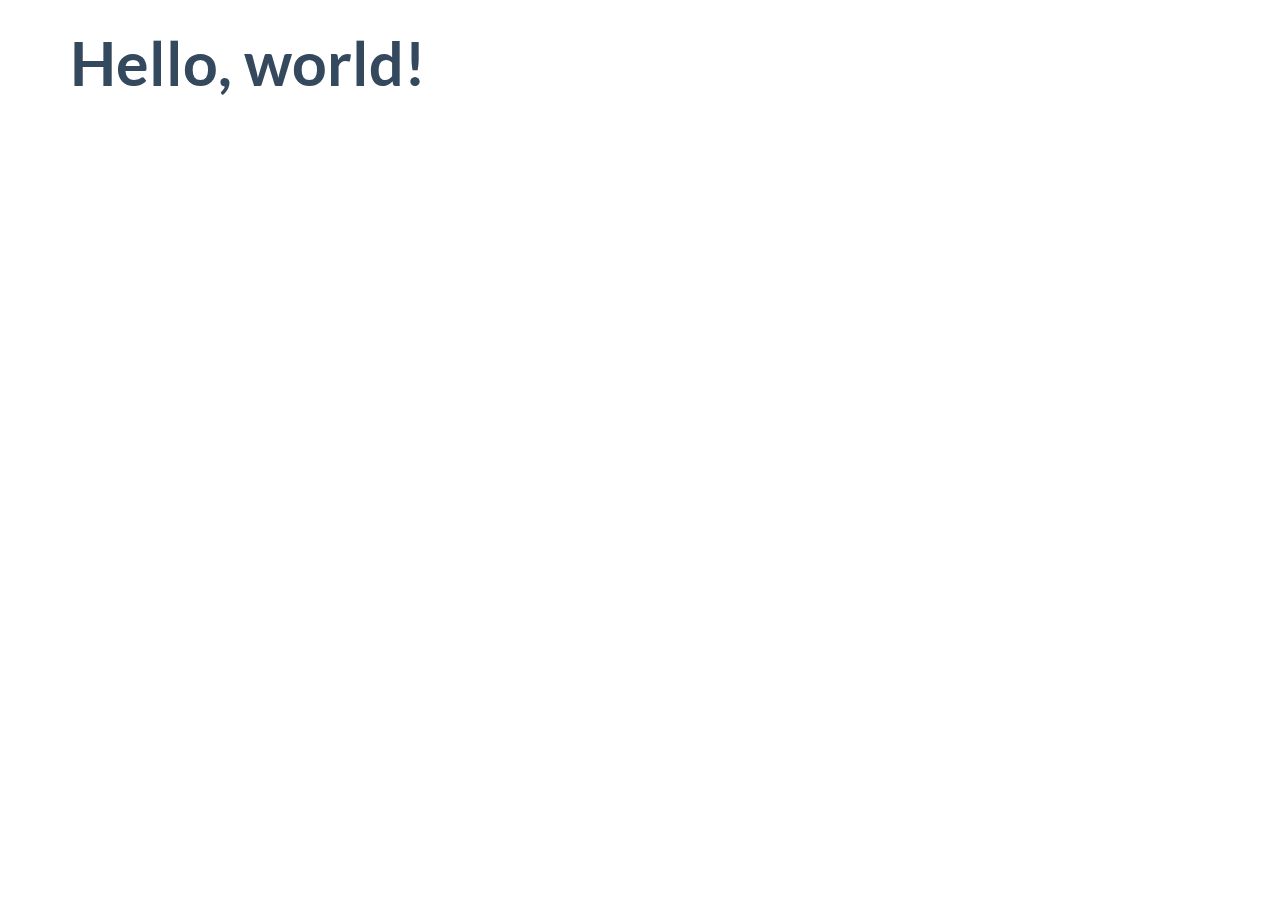
<file: doc/misc/major/Flat-UI-master/dist/index.html>
<!DOCTYPE html>
<html lang="en">
  <head>
    <meta charset="utf-8">
    <title>Flat UI Free 101 Template</title>
    <meta name="viewport" content="width=device-width, initial-scale=1.0">

    <!-- Loading Bootstrap -->
    <link href="../dist/css/vendor/bootstrap.min.css" rel="stylesheet">

    <!-- Loading Flat UI -->
    <link href="../dist/css/flat-ui.min.css" rel="stylesheet">

    <link rel="shortcut icon" href="img/favicon.ico">

    <!-- HTML5 shim, for IE6-8 support of HTML5 elements. All other JS at the end of file. -->
    <!--[if lt IE 9]>
      <script src="js/vendor/html5shiv.js"></script>
      <script src="js/vendor/respond.min.js"></script>
    <![endif]-->
  </head>
  <body>
    <div class="container">
        <h1>Hello, world!</h1>
    </div>
    <!-- /.container -->


    <!-- jQuery (necessary for Flat UI's JavaScript plugins) -->
    <script src="../dist/js/vendor/jquery.min.js"></script>
    <!-- Include all compiled plugins (below), or include individual files as needed -->
    <script src="../dist/js/vendor/video.js"></script>
    <script src="../dist/js/flat-ui.min.js"></script>

  </body>
</html>
</file>
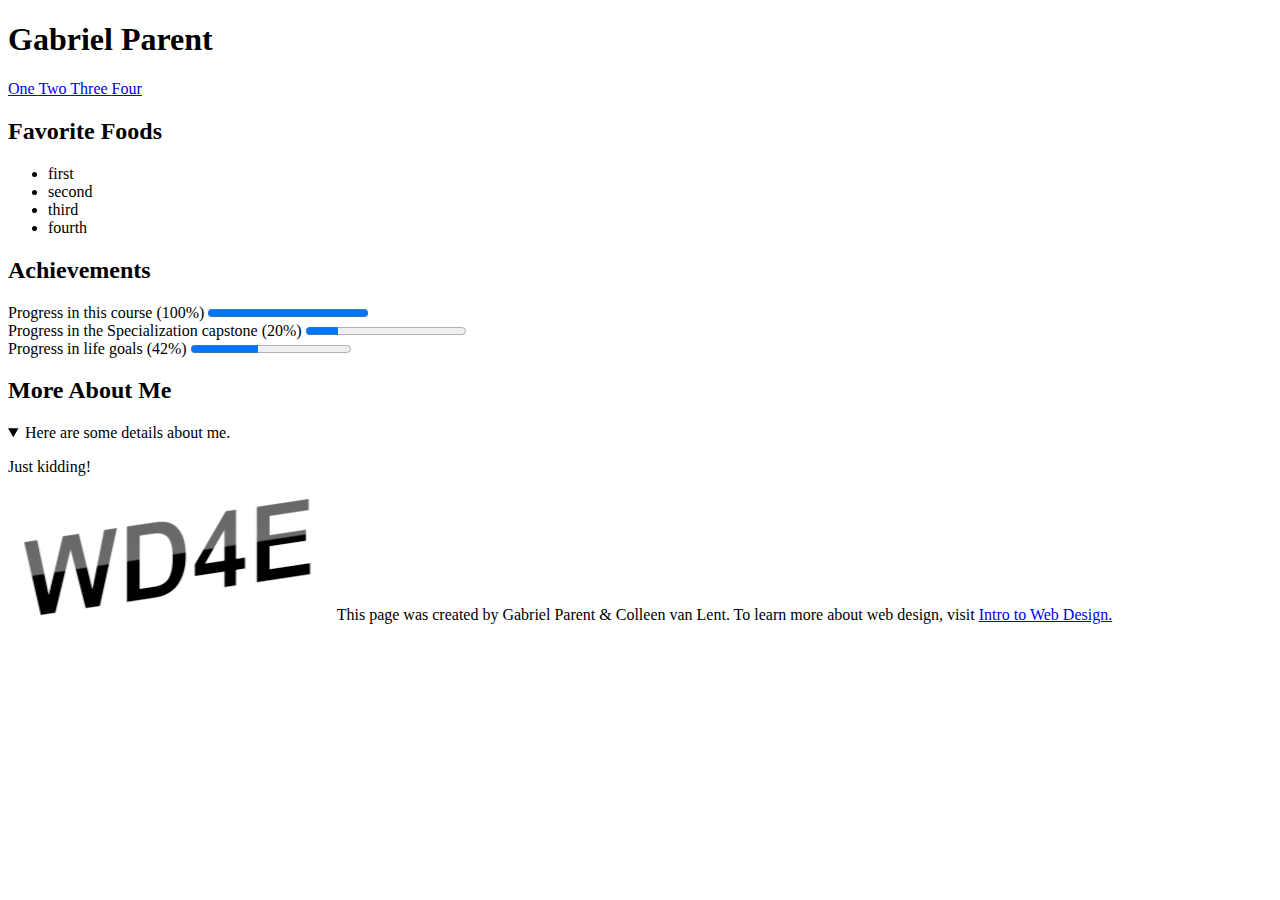
<file: doc/notes/final-project.html>
<!DOCTYPE html>

<html lang="en">
<head>
    <meta charset="UTF-8">
    <title> Final Project (HTML5) </title>
</head>

<body>

<header>
  <h1> Gabriel Parent </h1>


  <nav>
    <a href="#One">One     </a>
    <a href="#Two">Two     </a>
    <a href="#Three">Three </a>
    <a href="#Four">Four   </a>
  </nav>
</header>

<section>
  <h2 id="One"> Favorite Foods </h2>
  <ul> <li> first  </li>
       <li> second </li>
       <li> third  </li>
       <li> fourth </li>
  </ul>
</section>

<section>
  <h2 id="Two"> Achievements </h2>
  <p>
    Progress in this course (100%) <progress value="1.0">  </progress> <br>
    Progress in the Specialization capstone (20%) <progress value="0.2"> </progress> <br>
    Progress in life goals (42%) <progress value="0.42"> </progress>
  </p>
</section>



<section>
  <h2 id="Three"> More About Me </h2>
  <details open>
    <summary> Here are some details about me. </summary>
    <p> Just kidding!</p>
  </details>
</section>

<footer>
<p>
  <img src="newlogo.png" alt="Web Design for Everyone logo">
  This page was created by Gabriel Parent &amp; Colleen van Lent.
  To learn more about web design, visit
  <a href="http://www.intro-webdesign.com/"> Intro to Web Design.</a>
</p>
</footer>

</body>
</html>
</file>
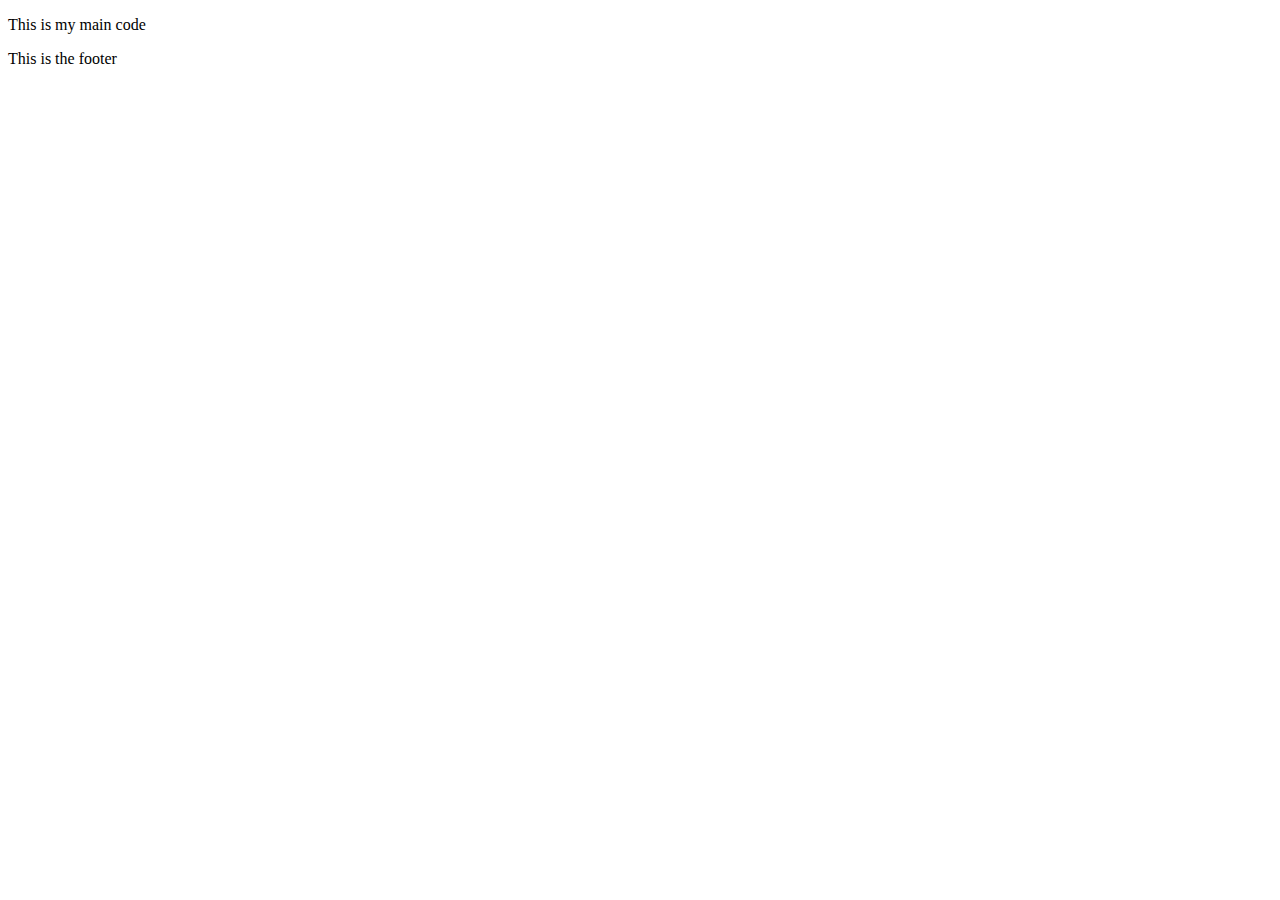
<file: doc/notes/week2-index.html>
<!DOCTYPE html>
<!-- week 2 exercise, using all previous tags we learned, should be named index.html-->
<head>
    <meta charset="UTF-8">
    <title> Template </title>
</head>

<body>
        <main>
            <p> This is my main code </p>
        </main>
        <footer>
            <p> This is the footer </p>
        </footer>
</body>
</html>
</file>
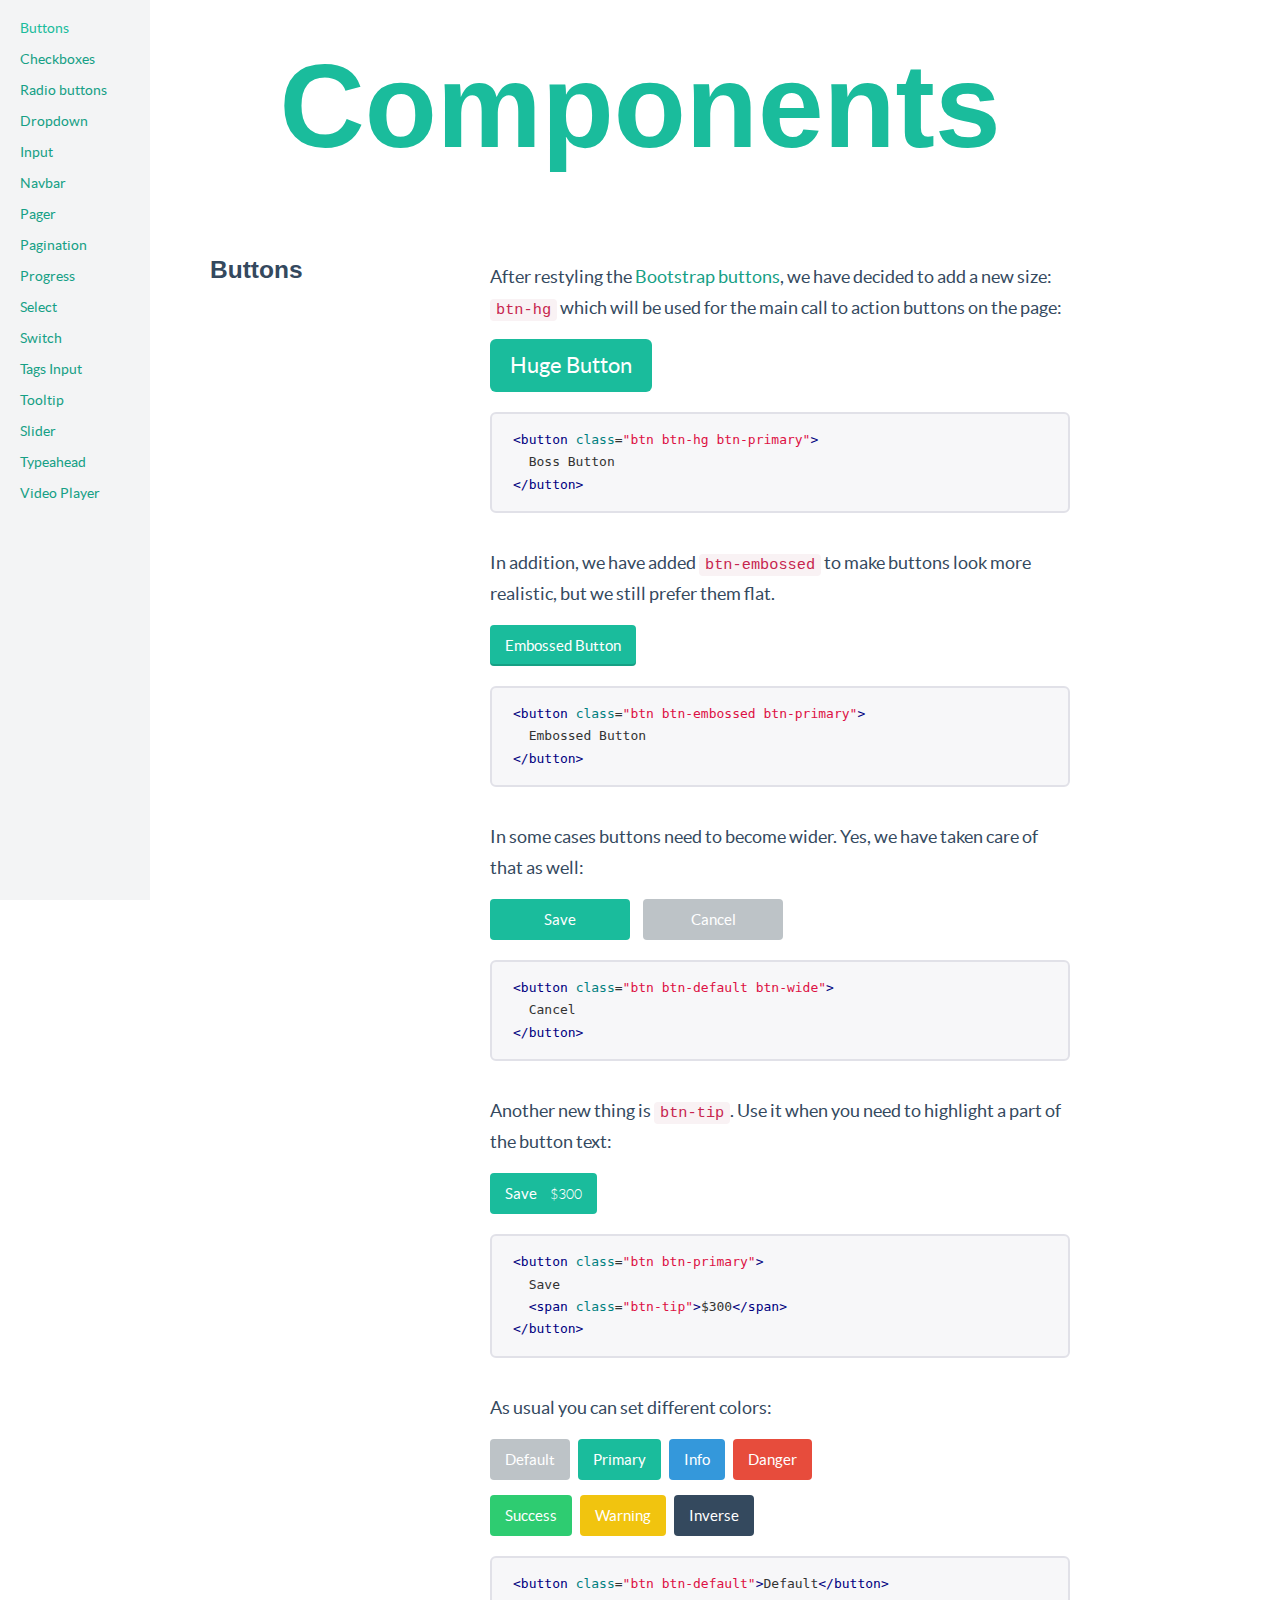
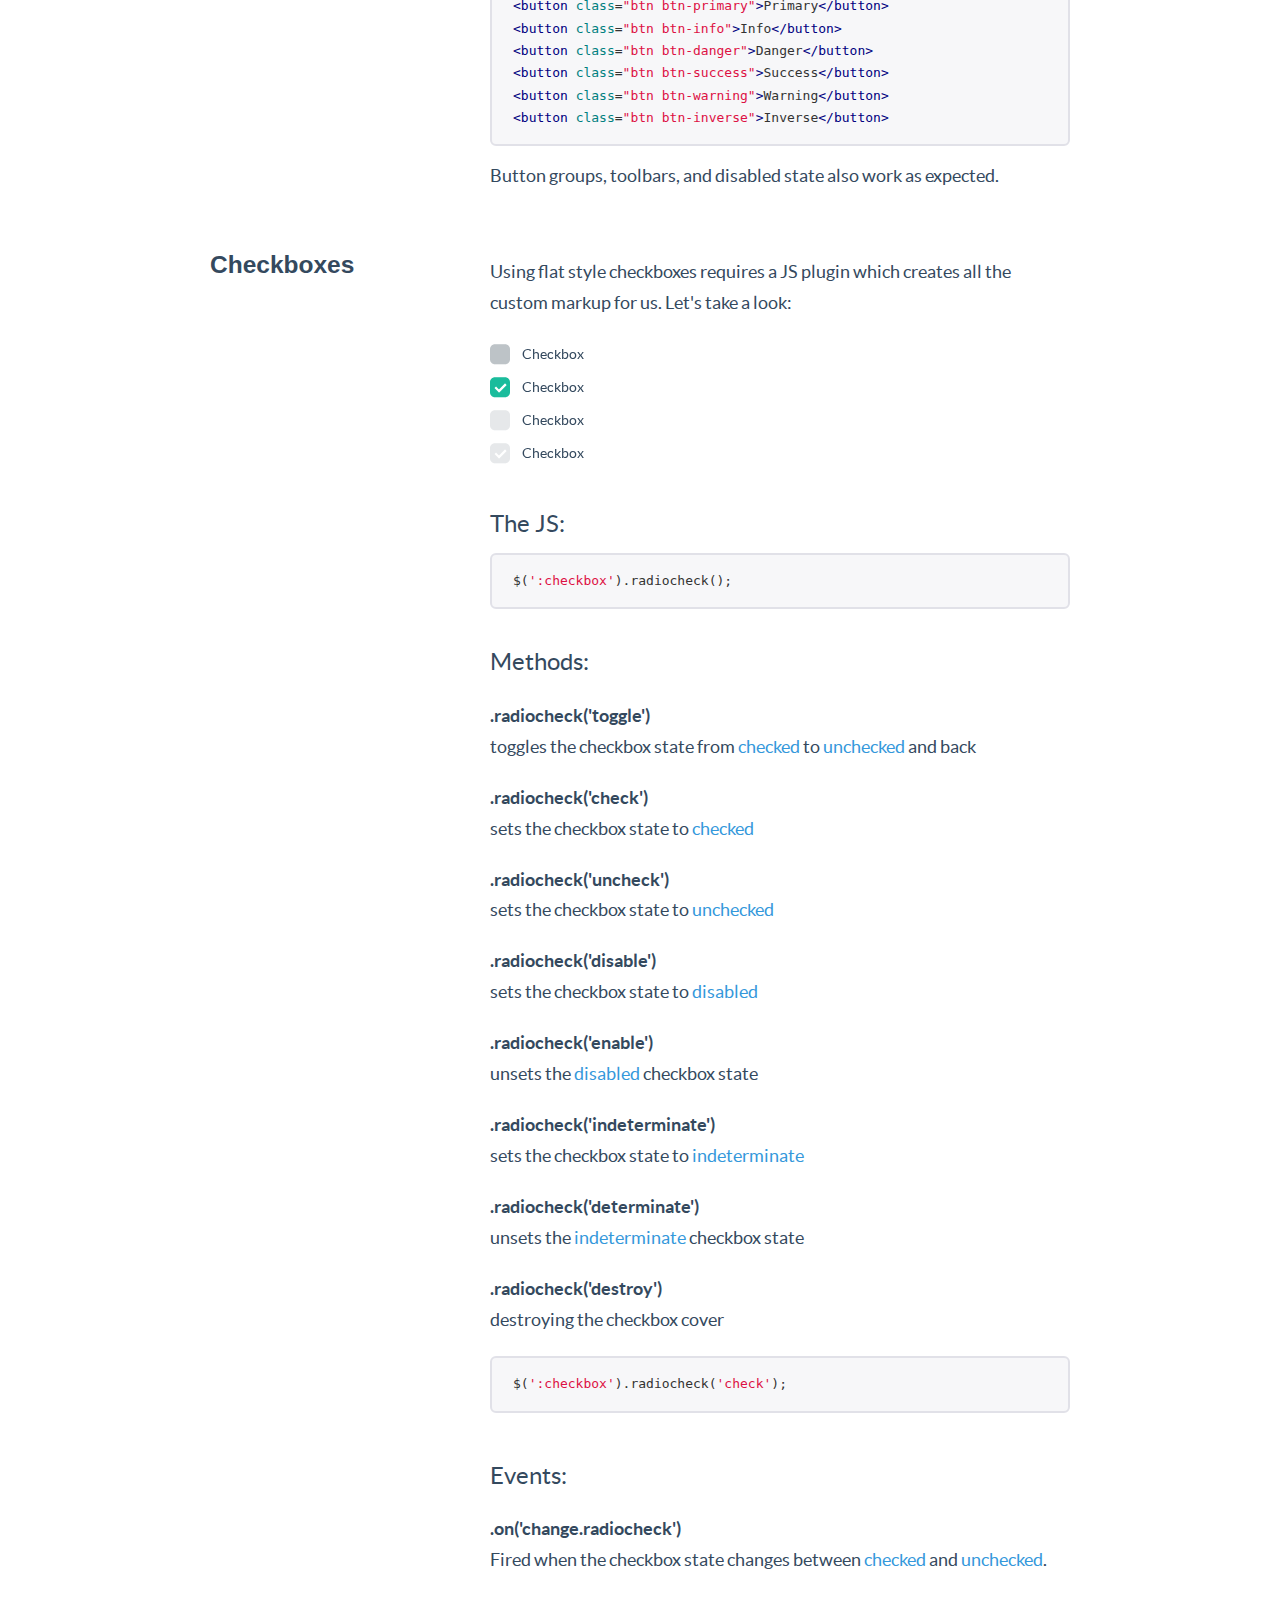
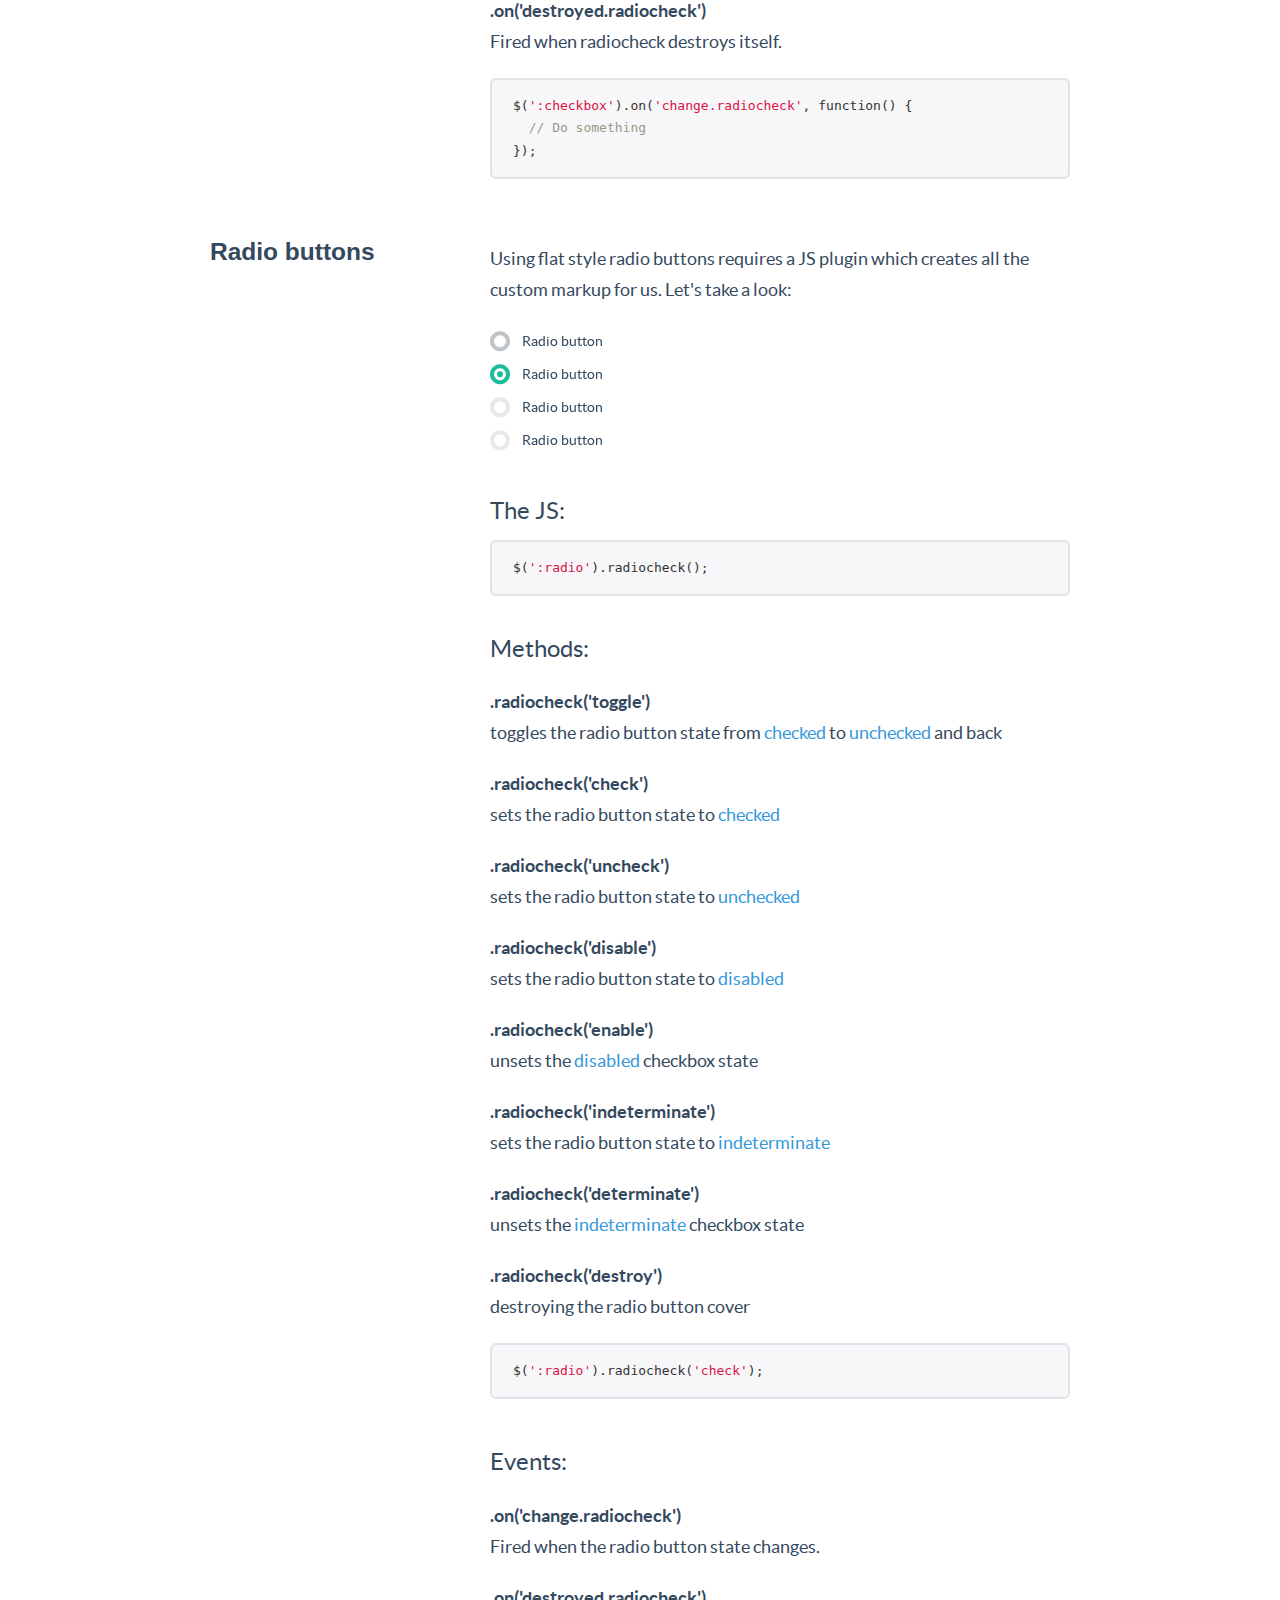
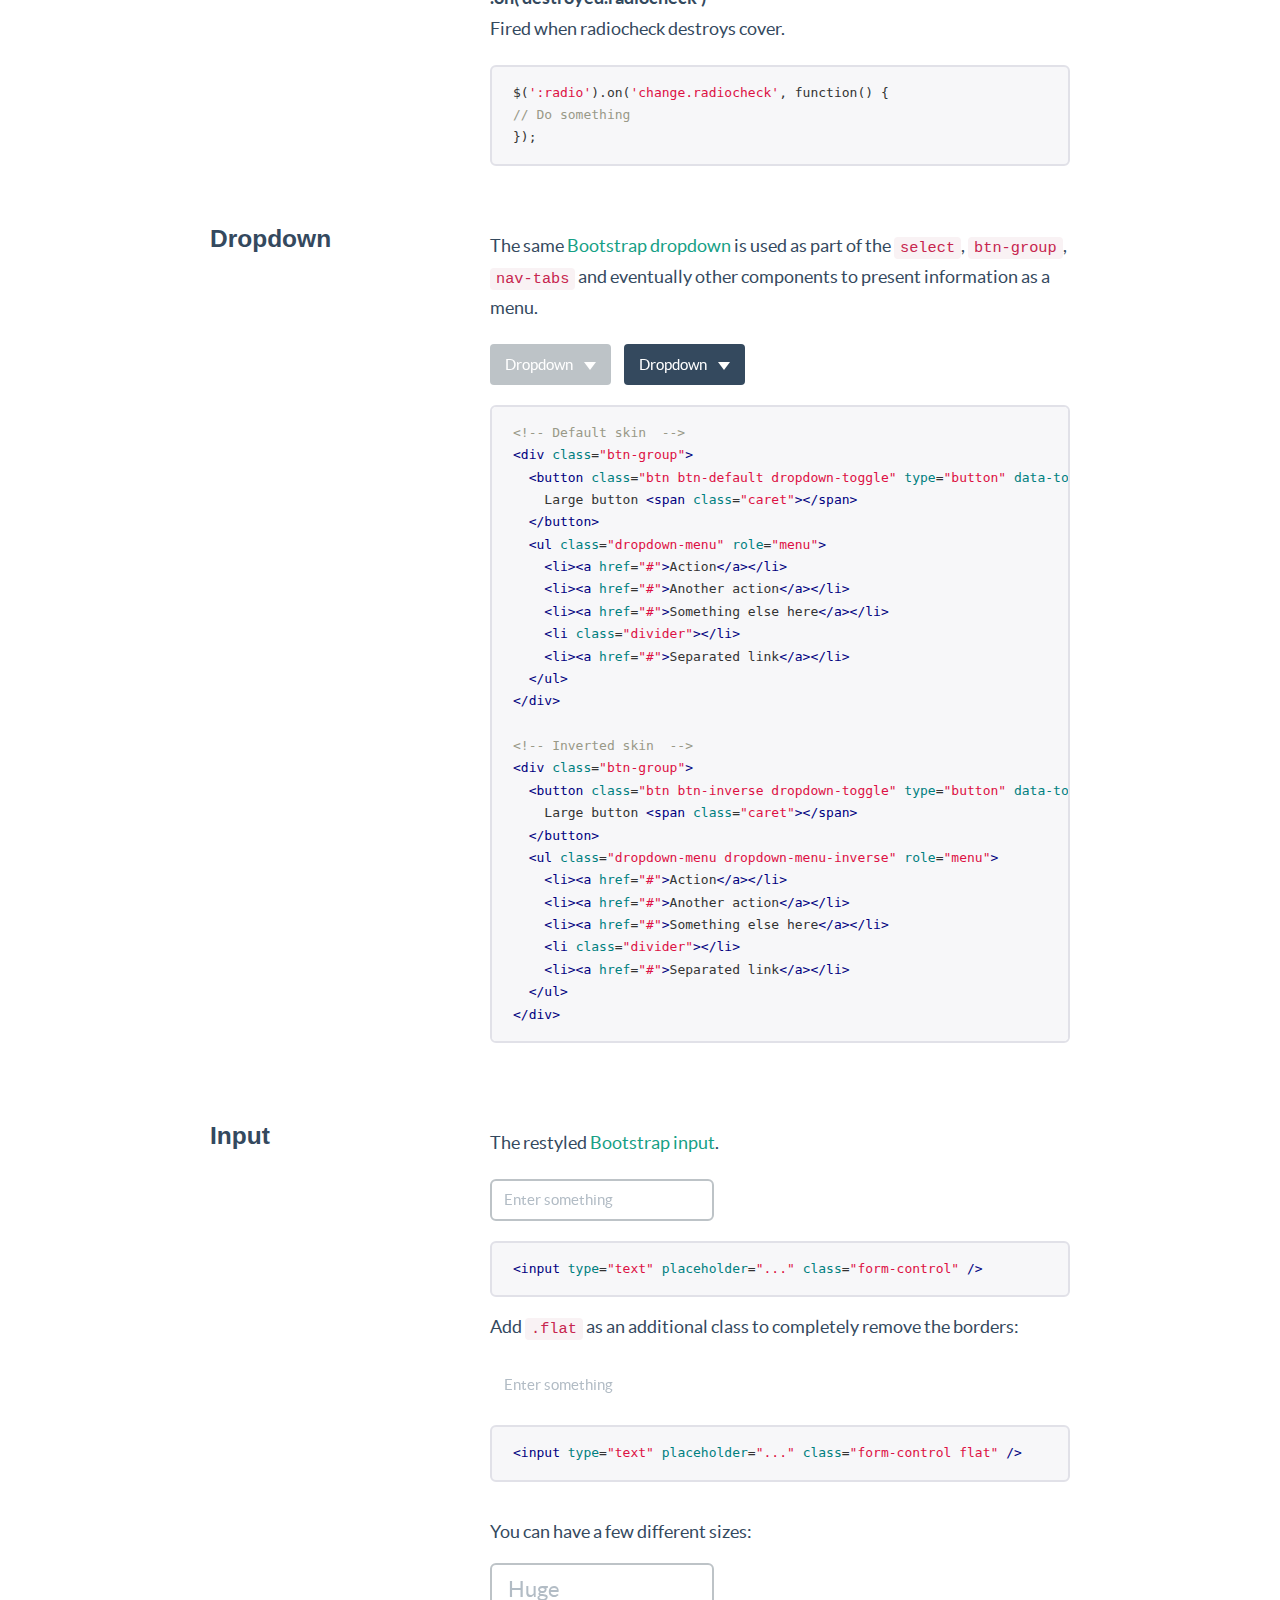
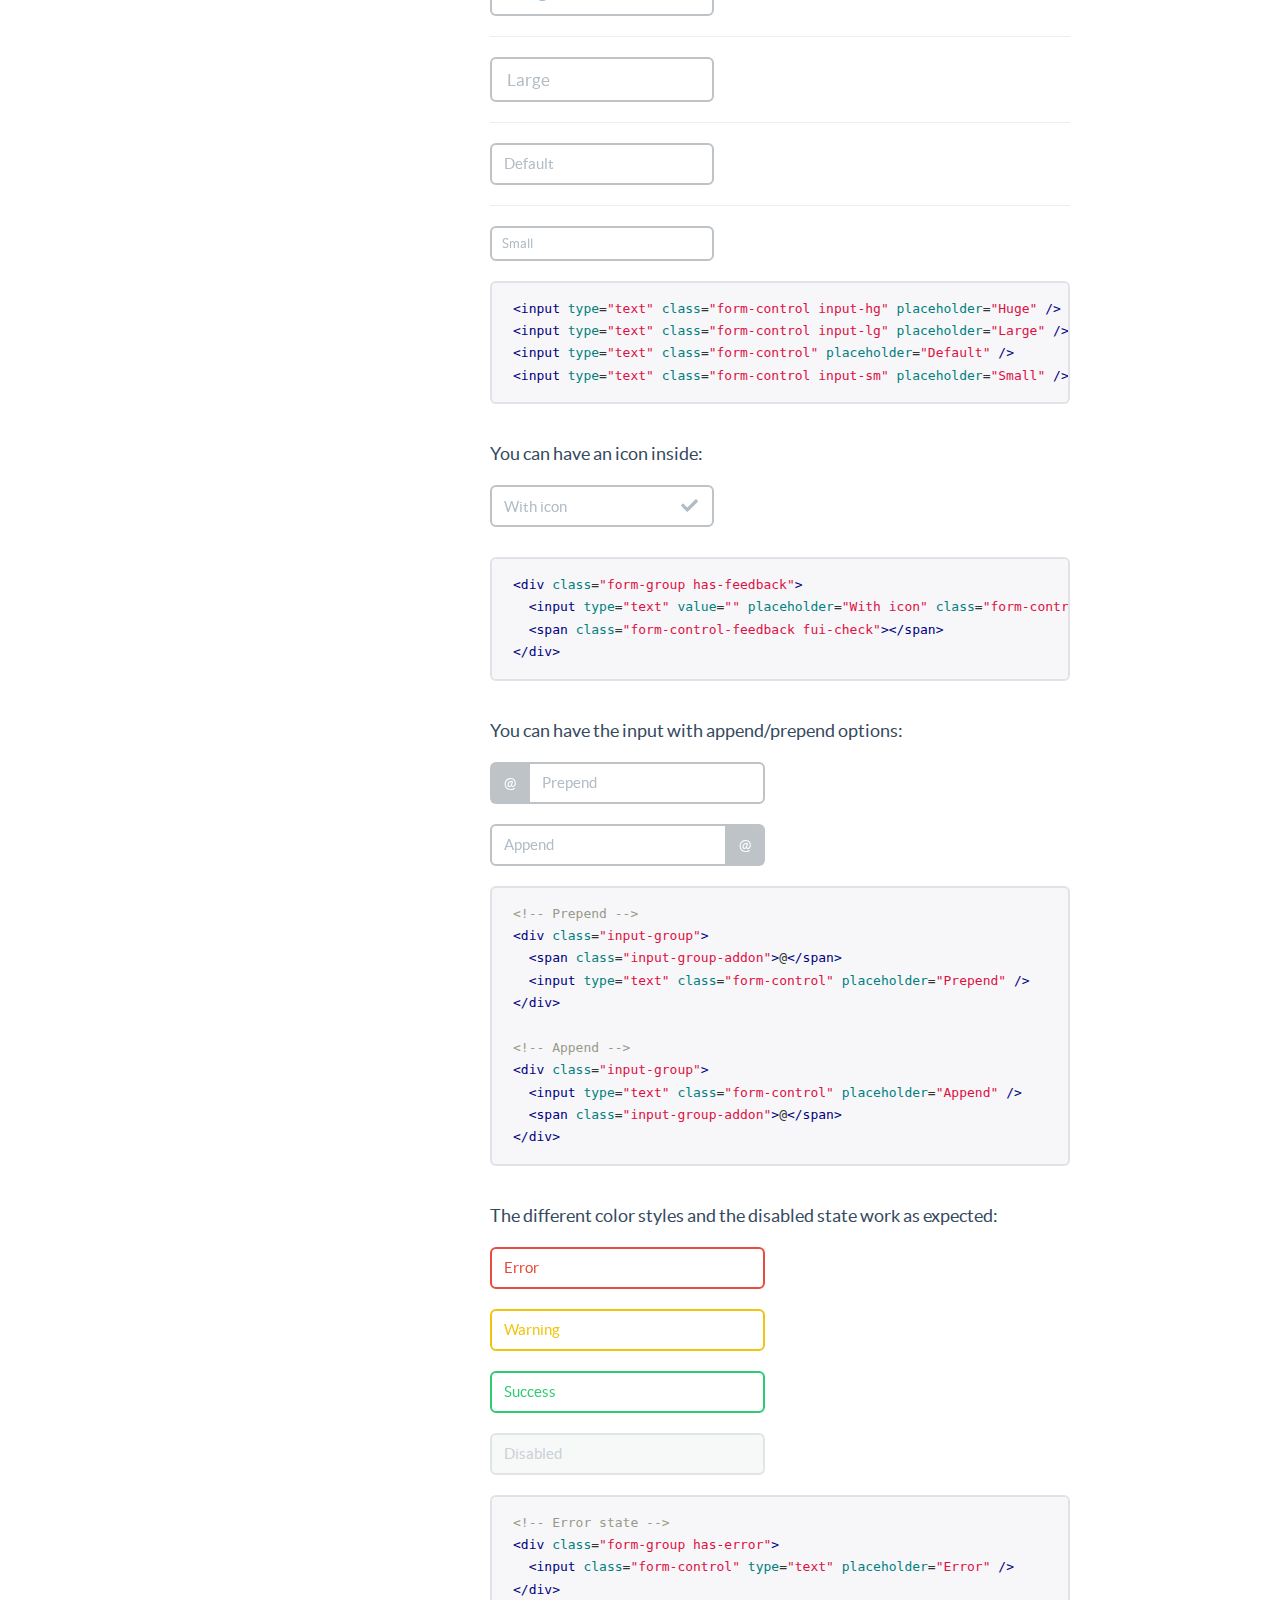
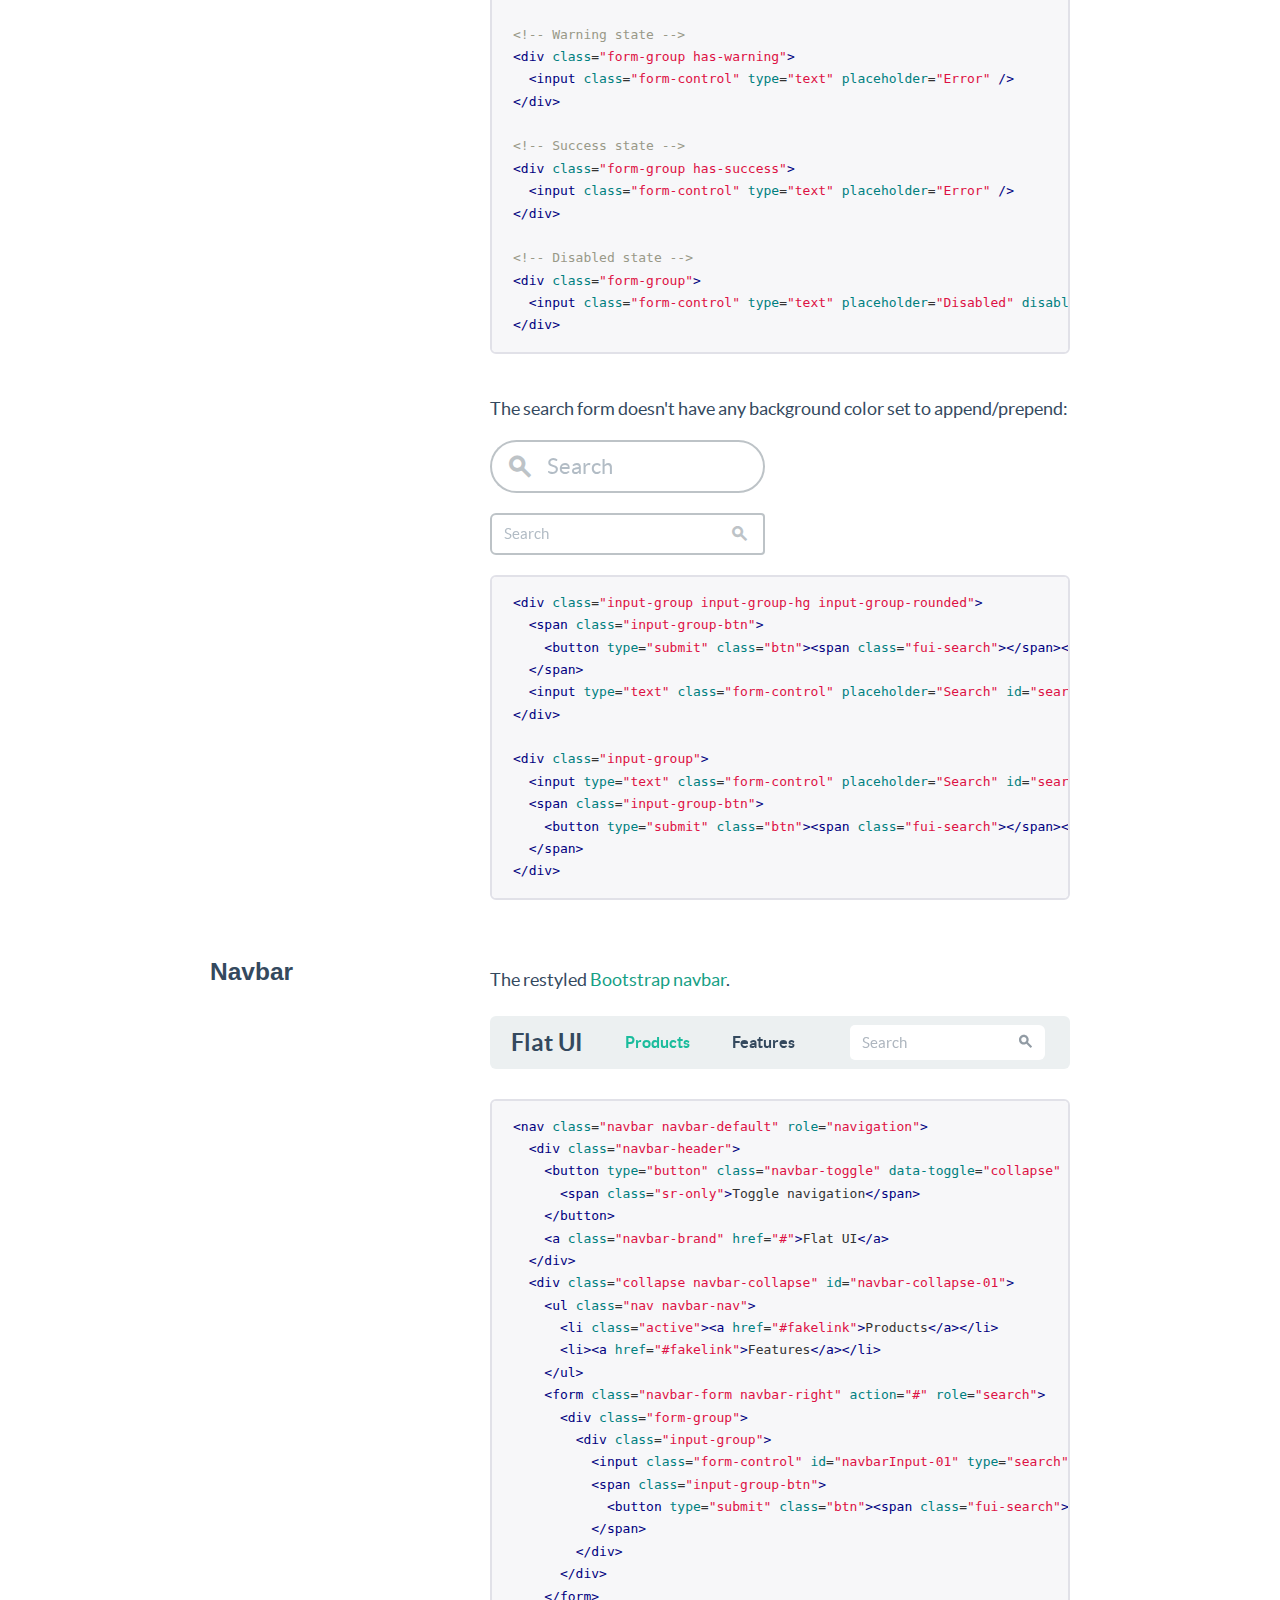
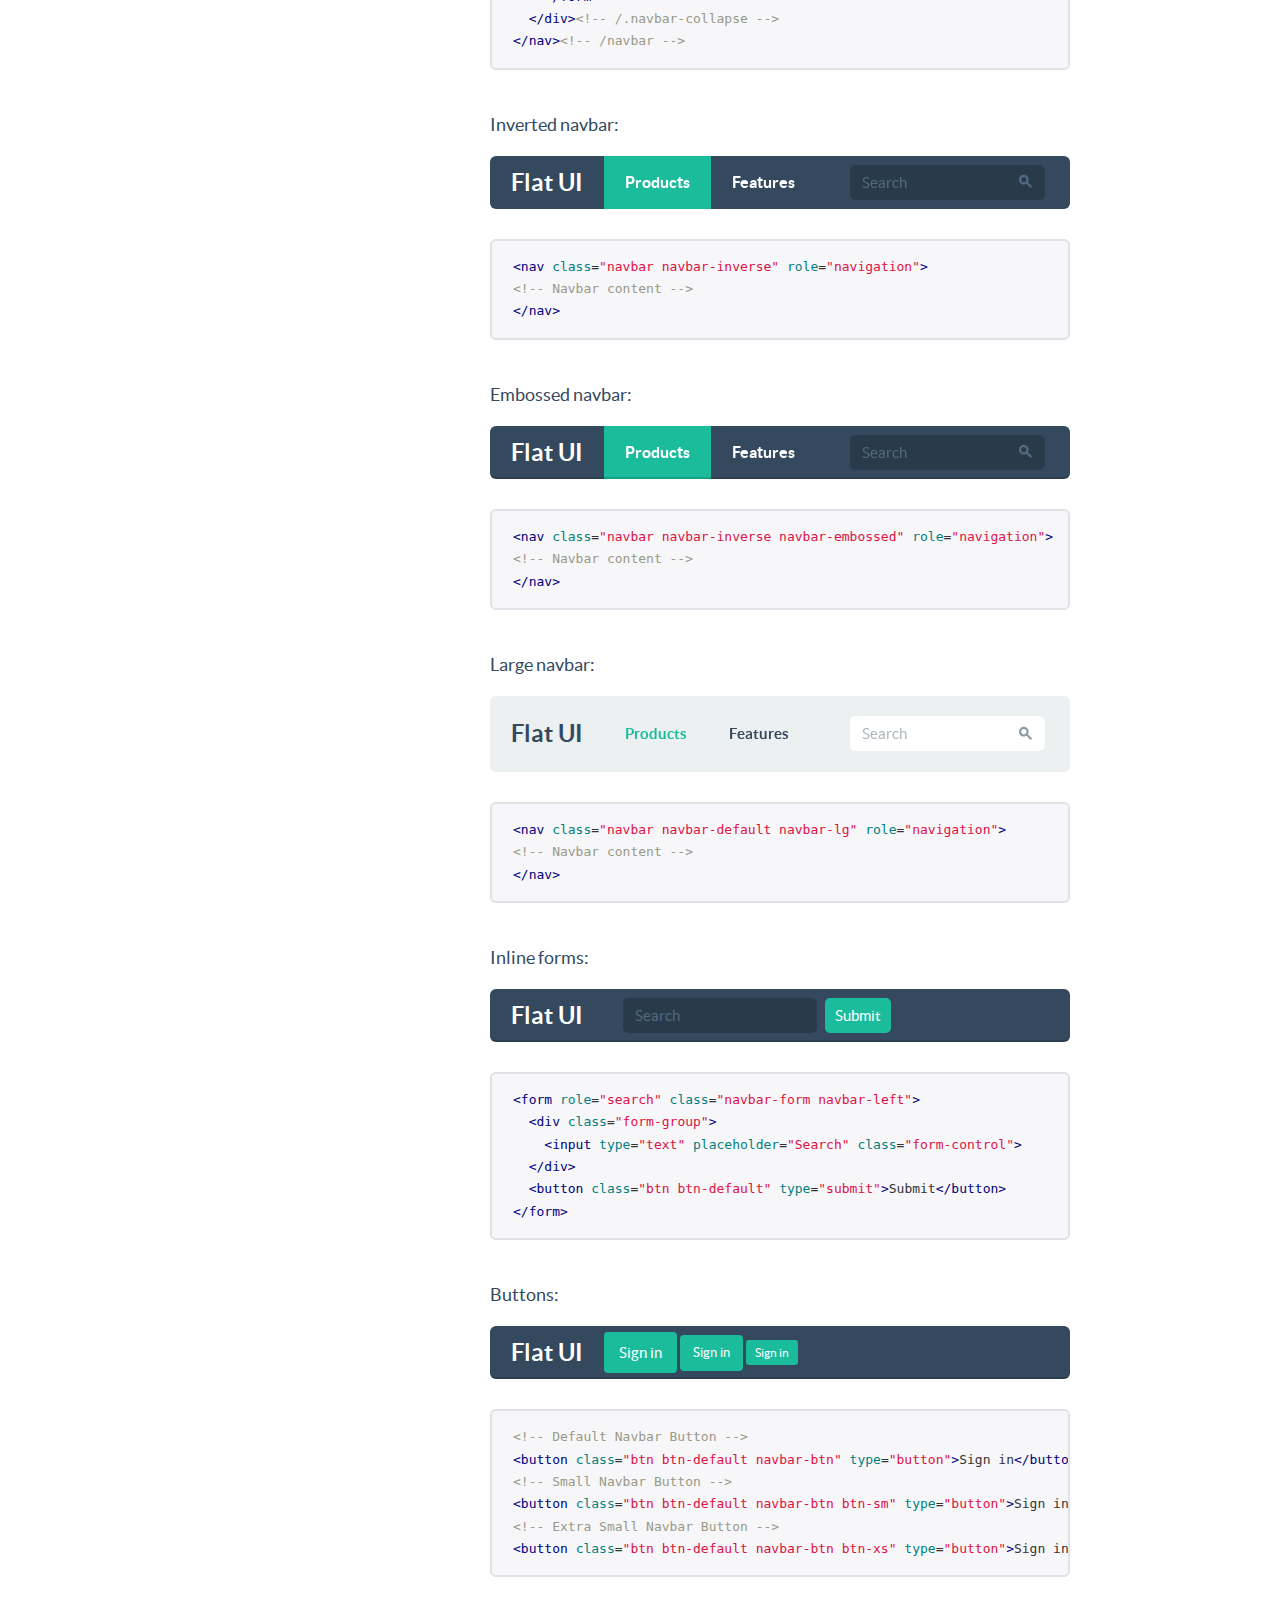
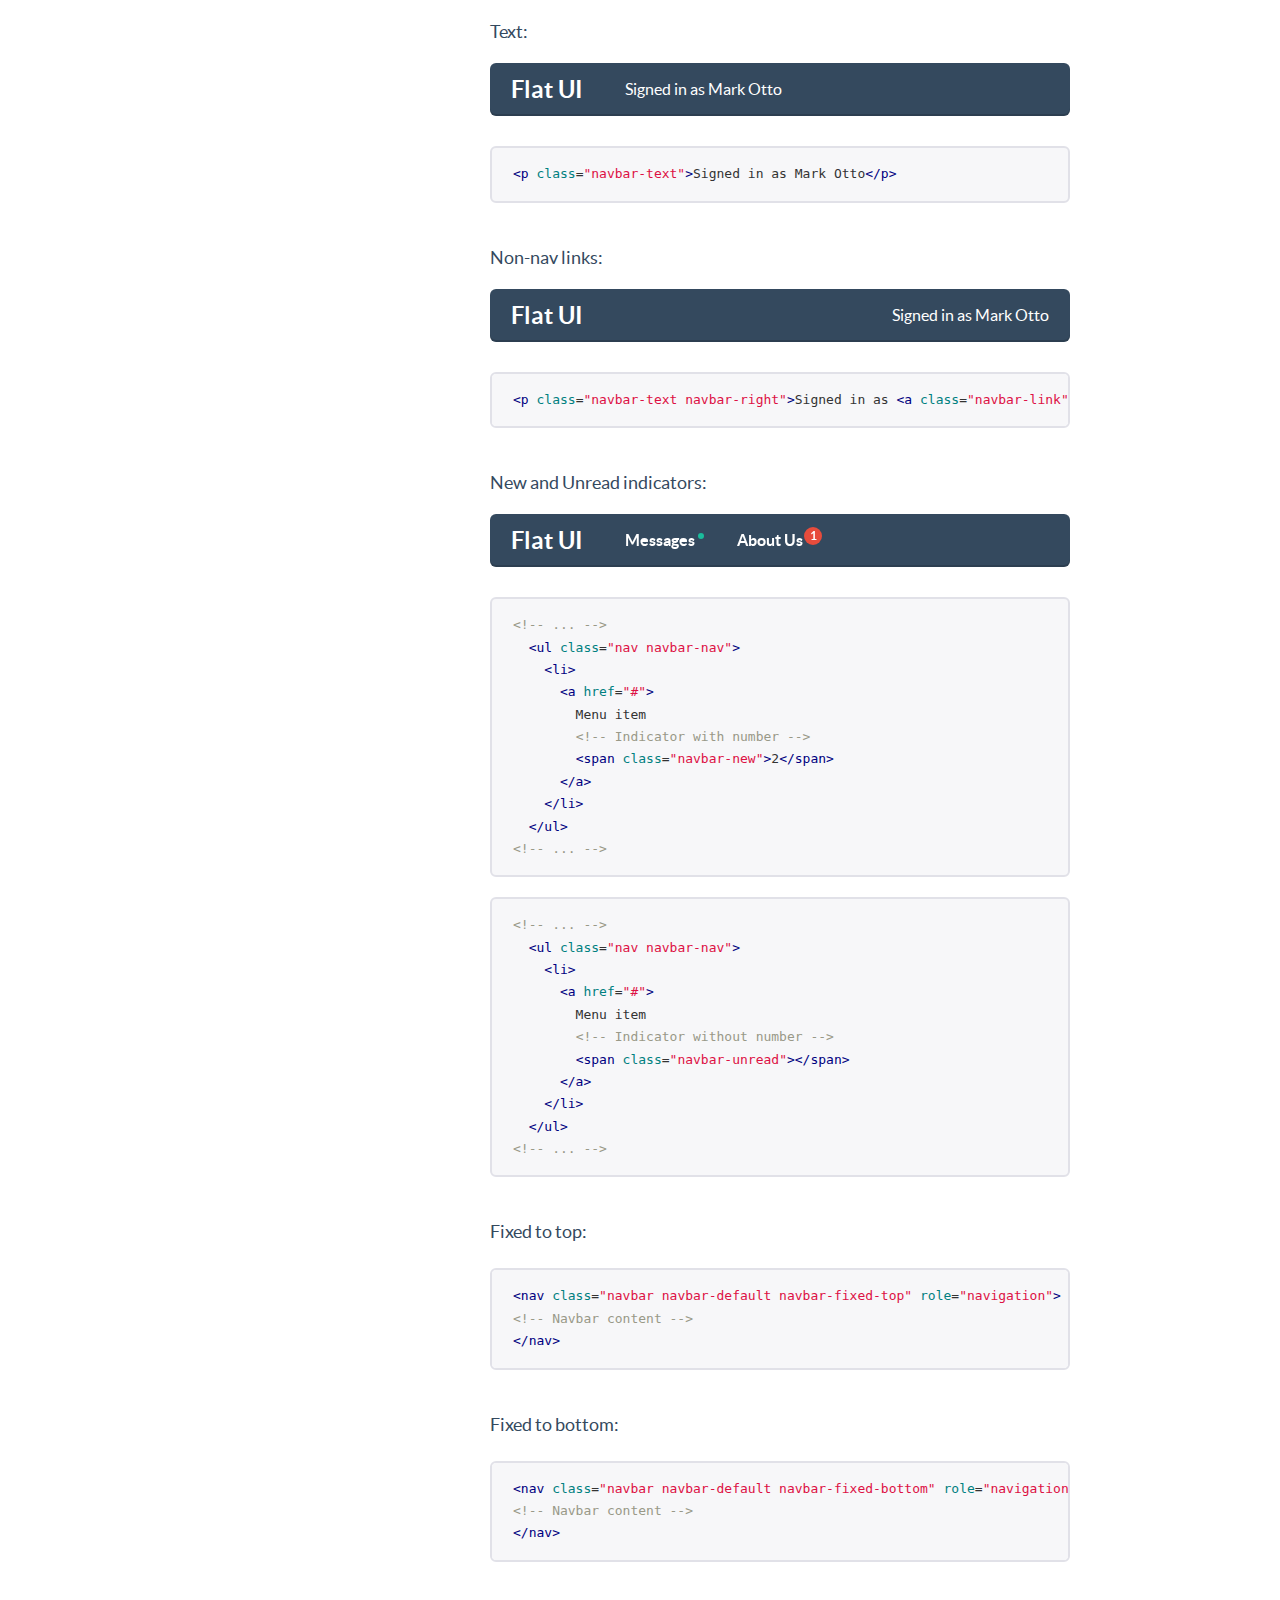
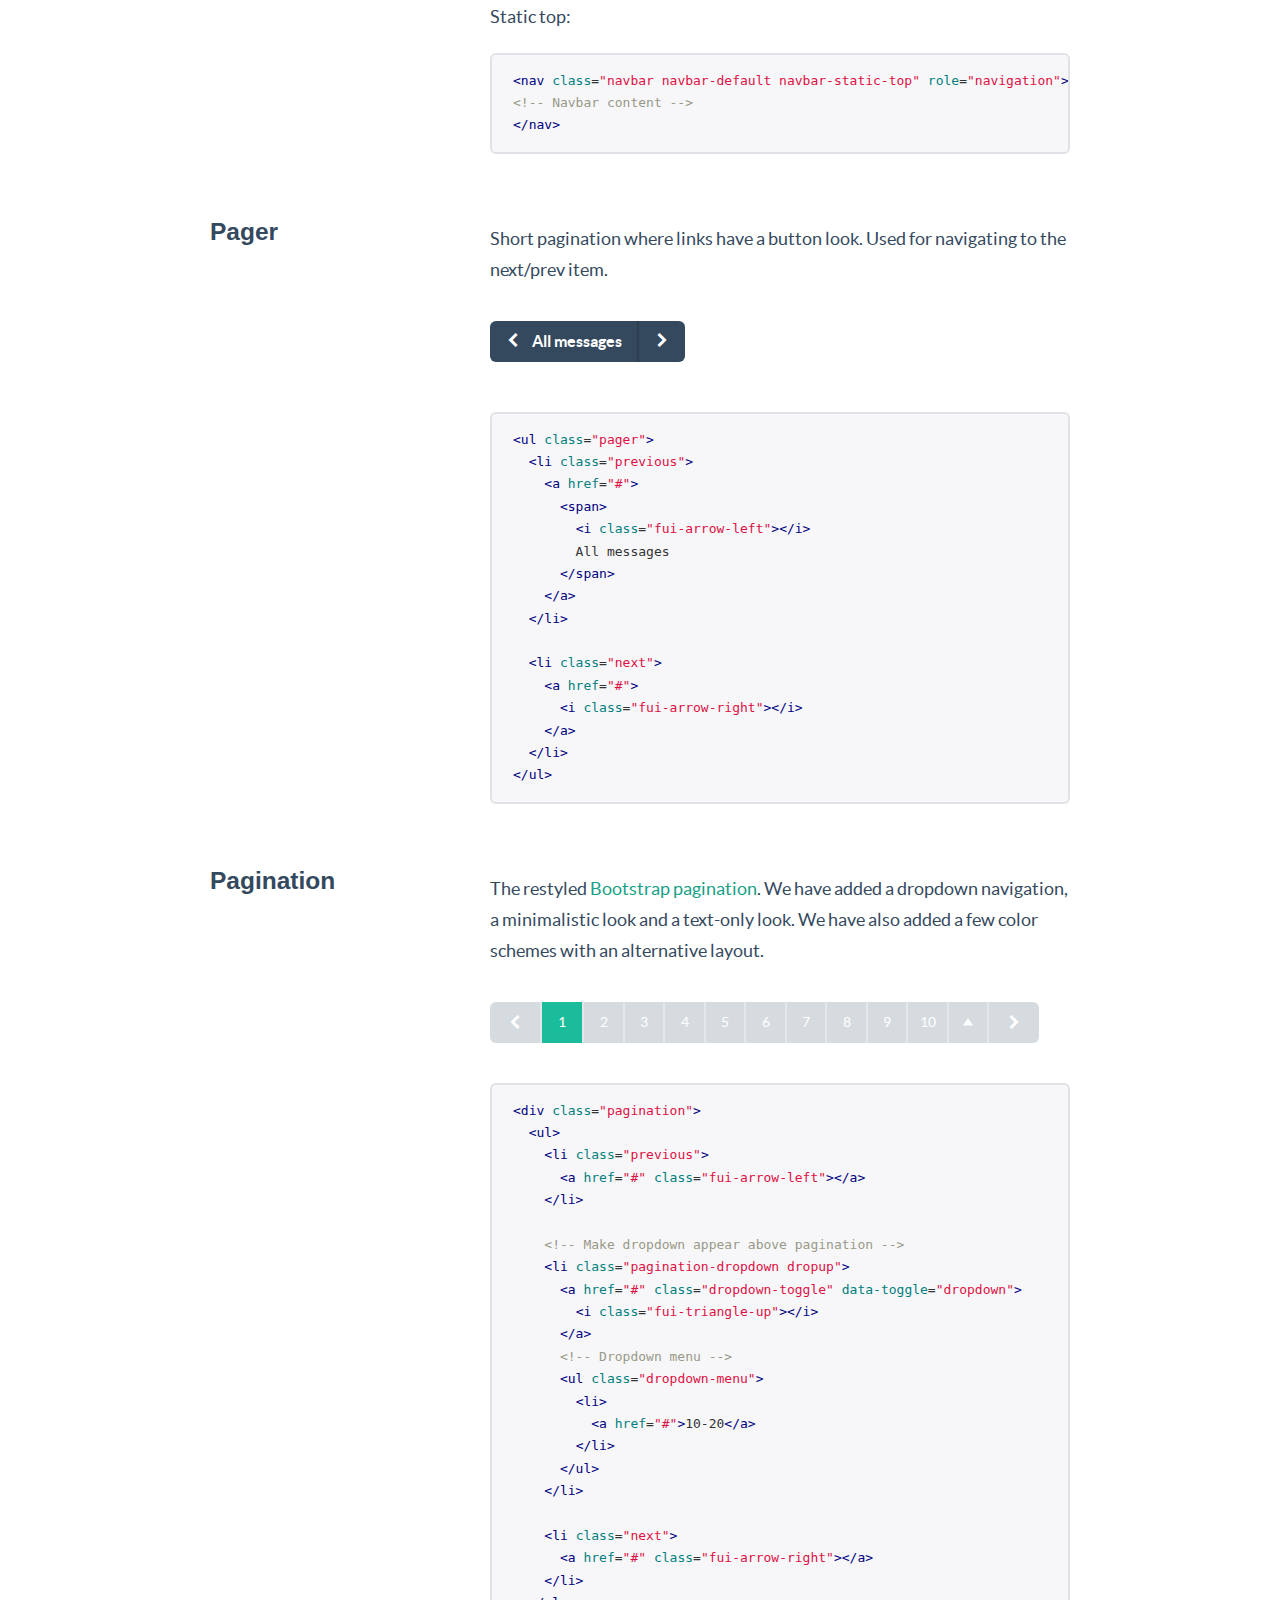
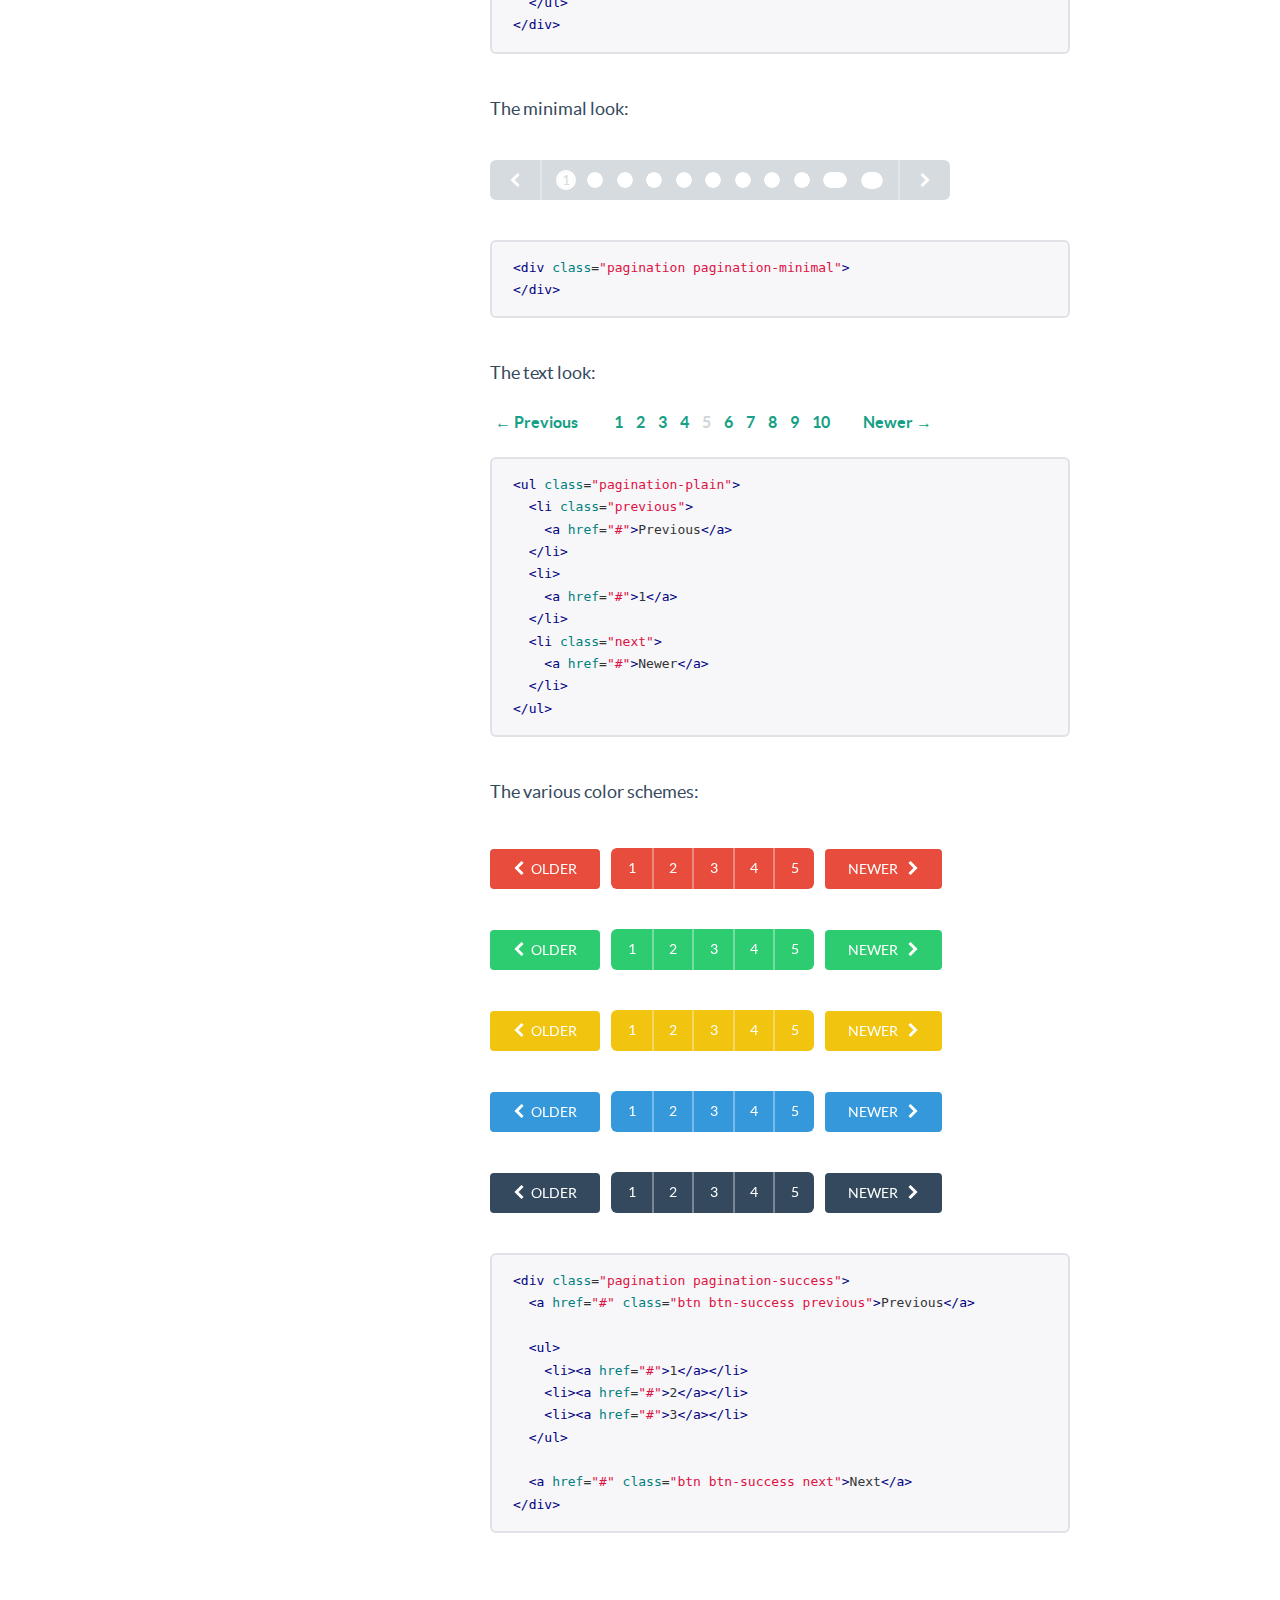
<file: doc/misc/major/Flat-UI-master/docs/components.html>
<!DOCTYPE html>
<html lang="en">
  <head>
    <meta charset="utf-8">
    <title>Components &middot; Flat UI Free</title>
    <meta name="viewport" content="width=device-width, initial-scale=1.0">

    <!-- Loading Bootstrap -->
    <link href="../dist/css/vendor/bootstrap.min.css" rel="stylesheet">

    <!-- Loading Flat UI -->
    <link href="../dist/css/flat-ui.min.css" rel="stylesheet">
    <link href="assets/css/docs.css" rel="stylesheet">

    <link rel="shortcut icon" href="../img/favicon.ico">

    <!-- HTML5 shim, for IE6-8 support of HTML5 elements. All other JS at the end of file. -->
    <!--[if lt IE 9]>
      <script src="../dist/js/vendor/html5shiv.js"></script>
      <script src="../dist/js/vendor/respond.min.js"></script>
    <![endif]-->
  </head>
  <body>
    <ul class="demo-sidebar hide-on-tablets">
      <li><a href="#fui-button">Buttons</a></li>
      <li><a href="#fui-checkbox">Checkboxes</a></li>
      <li><a href="#fui-radio">Radio buttons</a></li>
      <li><a href="#fui-dropdown">Dropdown</a></li>
      <li><a href="#fui-input">Input</a></li>
      <li><a href="#fui-navbar">Navbar</a></li>
      <li><a href="#fui-pager">Pager</a></li>
      <li><a href="#fui-pagination">Pagination</a></li>
      <li><a href="#fui-progress">Progress</a></li>
      <li><a href="#fui-select">Select</a></li>
      <li><a href="#fui-switch">Switch</a></li>
      <li><a href="#fui-tagsinput">Tags Input</a></li>
      <li><a href="#fui-tooltip">Tooltip</a></li>
      <li><a href="#fui-slider">Slider</a></li>
      <li><a href="#fui-typeahead">Typeahead</a></li>
      <li><a href="#fui-videoplayer">Video Player</a></li>
    </ul> <!-- /nav -->

		<h1 class="demo-headline">Components</h1>
    <div class="container">
    	<div id="fui-button"></div>

      <div class="demo-row">
        <div class="demo-title">
          <h3>Buttons</h3>
        </div>

        <div class="demo-content">
          <p>
            After restyling the <a href="http://getbootstrap.com/css/#buttons">Bootstrap buttons</a>, we have decided to add a new size: <code>btn-hg</code> which will be used for the main call to action buttons on the page:
          </p>
          <p class="mbl">
            <button class="btn btn-hg btn-primary">Huge Button</button>
          </p>
<pre class="prettyprint">
&lt;button class="btn btn-hg btn-primary"&gt;
  Boss Button
&lt;/button&gt;
</pre>

          <p class="ptl">
            In addition, we have added <code>btn-embossed</code> to make buttons look more realistic, but we still prefer them flat.
          </p>
          <p class="mbl">
            <button class="btn btn-embossed btn-primary">Embossed Button</button>
          </p>
<pre class="prettyprint">
&lt;button class="btn btn-embossed btn-primary"&gt;
  Embossed Button
&lt;/button&gt;
</pre>

          <p class="ptl">
            In some cases buttons need to become wider. Yes, we have taken care of that as well:
          </p>
          <p class="mbl">
            <button class="btn btn-wide btn-primary mrm">Save</button>
            <button class="btn btn-wide btn-default">Cancel</button>
          </p>
<pre class="prettyprint">
&lt;button class="btn btn-default btn-wide"&gt;
  Cancel
&lt;/button&gt;
</pre>

          <p class="ptl">
            Another new thing is <code>btn-tip</code>. Use it when you need to highlight a part of the button text:
          </p>
          <p class="mbl">
            <button class="btn btn-primary">
              Save
              <span class="btn-tip">$300</span>
            </button>
          </p>
<pre class="prettyprint">
&lt;button class="btn btn-primary"&gt;
  Save
  &lt;span class="btn-tip"&gt;$300&lt;/span&gt;
&lt;/button&gt;
</pre>

          <p class="ptl">
            As usual you can set different colors:
          </p>
          <p>
	          <button class="btn btn-default mrs">Default</button>
            <button class="btn btn-primary mrs">Primary</button>
            <button class="btn btn-info mrs">Info</button>
            <button class="btn btn-danger mrs">Danger</button>
          </p>
          <p class="mbl">
            <button class="btn btn-success mrs">Success</button>
            <button class="btn btn-warning mrs">Warning</button>
            <button class="btn btn-inverse mrs">Inverse</button>
          </p>
<pre class="prettyprint">
&lt;button class="btn btn-default"&gt;Default&lt;/button&gt;
&lt;button class="btn btn-primary"&gt;Primary&lt;/button&gt;
&lt;button class="btn btn-info"&gt;Info&lt;/button&gt;
&lt;button class="btn btn-danger"&gt;Danger&lt;/button&gt;
&lt;button class="btn btn-success"&gt;Success&lt;/button&gt;
&lt;button class="btn btn-warning"&gt;Warning&lt;/button&gt;
&lt;button class="btn btn-inverse"&gt;Inverse&lt;/button&gt;
</pre>

          <p>
            Button groups, toolbars, and disabled state also work as expected.
          </p>

          <div id="fui-checkbox"></div>
        </div>
      </div><!-- /.demo-row -->


      <div class="demo-row">
        <div class="demo-title">
          <h3>Checkboxes</h3>
        </div>

        <div class="demo-content">
          <p>
            Using flat style checkboxes requires a JS plugin which creates all the custom markup for us. Let's take a look:
          </p>
          <form action="#">
            <div class="row">
              <div class="col-md-6">
                <label class="checkbox" for="checkbox1">
                  <input type="checkbox" value="" id="checkbox1" data-toggle="checkbox">
                  Checkbox
                </label>
                <label class="checkbox" for="checkbox2">
                  <input type="checkbox" value="" id="checkbox2" checked="checked" data-toggle="checkbox">
                  Checkbox
                </label>
                <label class="checkbox" for="checkbox3">
                  <input type="checkbox" value="" id="checkbox3" data-toggle="checkbox" disabled="">
                  Checkbox
                </label>
                <label class="checkbox" for="checkbox4">
                  <input type="checkbox" value="" id="checkbox4" checked="checked" data-toggle="checkbox" disabled="">
                  Checkbox
                </label>
              </div>
            </div>
          </form>

          <h6 class="ptl">The JS:</h6>
<pre class="prettyprint">
$(':checkbox').radiocheck();
</pre>

          <div class="pvm">
            <h6>Methods:</h6>
          </div>
          <p class="mbl">
            <strong>.radiocheck('toggle')</strong>
            <br/>
            toggles the checkbox state from <span class="text-info">checked</span>
            to <span class="text-info">unchecked</span> and back
          </p>
          <p class="mbl">
            <strong>.radiocheck('check')</strong>
            <br/>
            sets the checkbox state to <span class="text-info">checked</span>
          </p>
          <p class="mbl">
            <strong>.radiocheck('uncheck')</strong>
            <br/>
            sets the checkbox state to <span class="text-info">unchecked</span>
          </p>
          <p class="mbl">
            <strong>.radiocheck('disable')</strong>
            <br/>
            sets the checkbox state to <span class="text-info">disabled</span>
          </p>
          <p class="mbl">
            <strong>.radiocheck('enable')</strong>
            <br/>
            unsets the <span class="text-info">disabled</span> checkbox state
          </p>
          <p class="mbl">
            <strong>.radiocheck('indeterminate')</strong>
            <br/>
            sets the checkbox state to <span class="text-info">indeterminate</span>
          </p>
          <p class="mbl">
            <strong>.radiocheck('determinate')</strong>
            <br/>
            unsets the <span class="text-info">indeterminate</span> checkbox state
          </p>
          <p class="mbl">
            <strong>.radiocheck('destroy')</strong>
            <br/>
            destroying the checkbox cover
          </p>
<pre class="prettyprint">
$(':checkbox').radiocheck('check');
</pre>

          <div class="pbm ptl">
            <h6>Events:</h6>
          </div>
          <p class="mbl">
            <strong>.on('change.radiocheck')</strong>
            <br/>
            Fired when the checkbox state changes between
            <span class="text-info">checked</span> and
            <span class="text-info">unchecked</span>.
          </p>
          <p class="mbl">
            <strong>.on('destroyed.radiocheck')</strong>
            <br/>
            Fired when radiocheck destroys itself.
          </p>
<pre class="prettyprint">
$(':checkbox').on('change.radiocheck', function() {
  // Do something
});
</pre>
          <div id="fui-radio"></div>
        </div> <!-- /.demo-content -->
      </div> <!-- /.demo-row -->


      <div class="demo-row">
        <div class="demo-title">
          <h3>Radio buttons</h3>
        </div>

        <div class="demo-content">
          <p>
            Using flat style radio buttons requires a JS plugin which creates all the custom markup for us. Let's take a look:
          </p>
          <form action="#">
            <div class="row">
              <div class="col-md-6">
                <label class="radio" for="radio1">
                  <input type="radio" name="optionsRadios1" value="" id="radio1" data-toggle="radio">
                  Radio button
                </label>
                <label class="radio" for="radio2">
                  <input type="radio" name="optionsRadios1" value="" id="radio2" data-toggle="radio" checked="checked" >
                  Radio button
                </label>
                <label class="radio" for="radio3">
                  <input type="radio" name="optionsRadios1" value="" id="radio3" data-toggle="radio" disabled="">
                  Radio button
                </label>
                <label class="radio" for="radio4">
                  <input type="radio" name="optionsRadios1" value="" id="radio4" data-toggle="radio" disabled="">
                  Radio button
                </label>
              </div>
            </div>
          </form>

          <h6 class="ptl">The JS:</h6>
<pre class="prettyprint">
$(':radio').radiocheck();
</pre>

          <div class="pvm">
            <h6>Methods:</h6>
          </div>
          <p class="mbl">
            <strong>.radiocheck('toggle')</strong>
            <br/>
            toggles the radio button state from <span class="text-info">checked</span>
            to <span class="text-info">unchecked</span> and back
          </p>
          <p class="mbl">
            <strong>.radiocheck('check')</strong>
            <br/>
            sets the radio button state to <span class="text-info">checked</span>
          </p>
          <p class="mbl">
            <strong>.radiocheck('uncheck')</strong>
            <br/>
            sets the radio button state to <span class="text-info">unchecked</span>
          </p>
          <p class="mbl">
            <strong>.radiocheck('disable')</strong>
            <br/>
            sets the radio button state to <span class="text-info">disabled</span>
          </p>
          <p class="mbl">
            <strong>.radiocheck('enable')</strong>
            <br/>
            unsets the <span class="text-info">disabled</span> checkbox state
          </p>
          <p class="mbl">
            <strong>.radiocheck('indeterminate')</strong>
            <br/>
            sets the radio button state to <span class="text-info">indeterminate</span>
          </p>
          <p class="mbl">
            <strong>.radiocheck('determinate')</strong>
            <br/>
            unsets the <span class="text-info">indeterminate</span> checkbox state
          </p>
          <p class="mbl">
            <strong>.radiocheck('destroy')</strong>
            <br/>
            destroying the radio button cover
          </p>
<pre class="prettyprint">
$(':radio').radiocheck('check');
</pre>

          <div class="pbm ptl">
            <h6>Events:</h6>
          </div>
          <p class="mbl">
            <strong>.on('change.radiocheck')</strong>
            <br/>
            Fired when the radio button state changes.
          </p>
          <p class="mbl">
            <strong>.on('destroyed.radiocheck')</strong>
            <br/>
            Fired when radiocheck destroys cover.
          </p>
<pre class="prettyprint">
$(':radio').on('change.radiocheck', function() {
// Do something
});
</pre>

          <div id="fui-dropdown"></div>
        </div> <!-- /.demo-content -->
      </div> <!-- /.demo-row -->
    </div><!-- /.container -->



    <div class="container">
      <div class="demo-row">
        <div class="demo-title">
          <h3>Dropdown</h3>
        </div>

        <div class="demo-content">
          <p class="mbl">
            The same <a href="http://getbootstrap.com/components/#dropdowns">Bootstrap dropdown</a> is used as part of the <code>select</code>, <code>btn-group</code>, <code>nav-tabs</code> and eventually other components to present information as a menu.
          </p>

          <div class="btn-group mrm">
            <button class="btn btn-default dropdown-toggle" type="button" data-toggle="dropdown">
              Dropdown <span class="caret"></span>
            </button>
            <ul class="dropdown-menu" role="menu">
              <li><a href="#">Action</a></li>
              <li><a href="#">Another action</a></li>
              <li><a href="#">Something else here</a></li>
              <li class="divider"></li>
              <li><a href="#">Separated link</a></li>
            </ul>
          </div>

          <div class="btn-group">
            <button class="btn btn-inverse dropdown-toggle" type="button" data-toggle="dropdown">
              Dropdown <span class="caret"></span>
            </button>
            <ul class="dropdown-menu dropdown-menu-inverse" role="menu">
              <li><a href="#">Action</a></li>
              <li><a href="#">Another action</a></li>
              <li><a href="#">Something else here</a></li>
              <li class="divider"></li>
              <li><a href="#">Separated link</a></li>
            </ul>
          </div>

          <div class="pvl">
<pre class="prettyprint">
&lt;!-- Default skin  --&gt;
&lt;div class="btn-group"&gt;
  &lt;button class="btn btn-default dropdown-toggle" type="button" data-toggle="dropdown"&gt;
    Large button &lt;span class="caret"&gt;&lt;/span&gt;
  &lt;/button&gt;
  &lt;ul class="dropdown-menu" role="menu"&gt;
    &lt;li&gt;&lt;a href="#"&gt;Action&lt;/a&gt;&lt;/li&gt;
    &lt;li&gt;&lt;a href="#"&gt;Another action&lt;/a&gt;&lt;/li&gt;
    &lt;li&gt;&lt;a href="#"&gt;Something else here&lt;/a&gt;&lt;/li&gt;
    &lt;li class="divider"&gt;&lt;/li&gt;
    &lt;li&gt;&lt;a href="#"&gt;Separated link&lt;/a&gt;&lt;/li&gt;
  &lt;/ul&gt;
&lt;/div&gt;

&lt;!-- Inverted skin  --&gt;
&lt;div class="btn-group"&gt;
  &lt;button class="btn btn-inverse dropdown-toggle" type="button" data-toggle="dropdown"&gt;
    Large button &lt;span class="caret"&gt;&lt;/span&gt;
  &lt;/button&gt;
  &lt;ul class="dropdown-menu dropdown-menu-inverse" role="menu"&gt;
    &lt;li&gt;&lt;a href="#"&gt;Action&lt;/a&gt;&lt;/li&gt;
    &lt;li&gt;&lt;a href="#"&gt;Another action&lt;/a&gt;&lt;/li&gt;
    &lt;li&gt;&lt;a href="#"&gt;Something else here&lt;/a&gt;&lt;/li&gt;
    &lt;li class="divider"&gt;&lt;/li&gt;
    &lt;li&gt;&lt;a href="#"&gt;Separated link&lt;/a&gt;&lt;/li&gt;
  &lt;/ul&gt;
&lt;/div&gt;
</pre>
          </div>

          <div id="fui-input"></div>
        </div> <!-- /.demo-content -->
      </div> <!-- /.demo-row -->

      <div class="demo-row">
        <div class="demo-title">
          <h3>Input</h3>
        </div>

        <div class="demo-content">
          <p class="mbl">
            The restyled <a href="http://getbootstrap.com/css/#forms">Bootstrap input</a>.
          </p>

          <div class="row">
            <div class="col-lg-5">
              <input type="text" value="" placeholder="Enter something" class="form-control" />
            </div>
          </div>

<pre class="prettyprint mtl">
&lt;input type="text" placeholder="..." class="form-control" /&gt;
</pre>

          <p class="mbl">Add <code>.flat</code> as an additional class to completely remove the borders:</p>

          <div class="row">
            <div class="col-lg-5">
              <input type="text" value="" placeholder="Enter something" class="form-control flat" />
            </div>
          </div>

<pre class="prettyprint mtl">
&lt;input type="text" placeholder="..." class="form-control flat" /&gt;
</pre>

          <p class="ptl">You can have a few different sizes:</p>
          <div class="row">
            <div class="col-lg-5">
              <input type="text" value="" placeholder="Huge" class="form-control input-hg" />
            </div>
          </div>
          <hr />
          <div class="row">
            <div class="col-lg-5">
              <input type="text" value="" placeholder="Large" class="form-control input-lg" />
            </div>
          </div>
          <hr />
          <div class="row">
            <div class="col-lg-5">
              <input type="text" value="" placeholder="Default" class="form-control" />
            </div>
          </div>
          <hr />
          <div class="row">
            <div class="col-lg-5">
              <input type="text" value="" placeholder="Small" class="form-control input-sm" />
            </div>
          </div>
<pre class="prettyprint mtl">
&lt;input type="text" class="form-control input-hg" placeholder="Huge" /&gt;
&lt;input type="text" class="form-control input-lg" placeholder="Large" /&gt;
&lt;input type="text" class="form-control" placeholder="Default" /&gt;
&lt;input type="text" class="form-control input-sm" placeholder="Small" /&gt;
</pre>

          <p class="ptl">You can have an icon inside:</p>
          <div class="row">
            <div class="col-lg-5">
              <div class="form-group has-feedback">
                <input type="text" value="" placeholder="With icon" class="form-control" />
                <span class="form-control-feedback fui-check"></span>
              </div>
            </div>
          </div>
<pre class="prettyprint mtm">
&lt;div class="form-group has-feedback"&gt;
  &lt;input type="text" value="" placeholder="With icon" class="form-control" /&gt;
  &lt;span class="form-control-feedback fui-check"&gt;&lt;/span&gt;
&lt;/div&gt;
</pre>

          <p class="ptl">You can have the input with append/prepend options:</p>
          <div class="row mbl">
            <div class="col-lg-6">
              <div class="input-group">
                <span class="input-group-addon">@</span>
                <input class="form-control" type="text" placeholder="Prepend" />
              </div>
            </div>
          </div>

          <div class="row mbl">
            <div class="col-lg-6">
              <div class="input-group">
                <input class="form-control" type="text" placeholder="Append" />
                <span class="input-group-addon">@</span>
              </div>
            </div>
          </div>
<pre class="prettyprint mtm">
&lt;!-- Prepend --&gt;
&lt;div class="input-group"&gt;
  &lt;span class="input-group-addon"&gt;@&lt;/span&gt;
  &lt;input type="text" class="form-control" placeholder="Prepend" /&gt;
&lt;/div&gt;

&lt;!-- Append --&gt;
&lt;div class="input-group"&gt;
  &lt;input type="text" class="form-control" placeholder="Append" /&gt;
  &lt;span class="input-group-addon"&gt;@&lt;/span&gt;
&lt;/div&gt;
</pre>

          <div class="ptl">
            <p>
              The different color styles and the disabled state work as expected:
            </p>
            <div class="row">
              <div class="col-lg-6">
                <div class="form-group has-error">
                  <input class="form-control" type="text" placeholder="Error" />
                </div>
              </div>
            </div>
            <div class="row">
              <div class="col-lg-6">
                <div class="form-group has-warning">
                  <input class="form-control" type="text" placeholder="Warning" />
                </div>
              </div>
            </div>
            <div class="row">
              <div class="col-lg-6">
                <div class="form-group has-success">
                  <input class="form-control" type="text" placeholder="Success" />
                </div>
              </div>
            </div>
            <div class="row">
              <div class="col-lg-6">
                <div class="form-group">
                  <input class="form-control" type="text" placeholder="Disabled" disabled />
                </div>
              </div>
            </div>
          </div>

<pre class="prettyprint">
&lt;!-- Error state --&gt;
&lt;div class="form-group has-error"&gt;
  &lt;input class="form-control" type="text" placeholder="Error" /&gt;
&lt;/div&gt;

&lt;!-- Warning state --&gt;
&lt;div class="form-group has-warning"&gt;
  &lt;input class="form-control" type="text" placeholder="Error" /&gt;
&lt;/div&gt;

&lt;!-- Success state --&gt;
&lt;div class="form-group has-success"&gt;
  &lt;input class="form-control" type="text" placeholder="Error" /&gt;
&lt;/div&gt;

&lt;!-- Disabled state --&gt;
&lt;div class="form-group"&gt;
  &lt;input class="form-control" type="text" placeholder="Disabled" disabled /&gt;
&lt;/div&gt;
</pre>

          <p class="ptl mtl">
            The search form doesn't have any background color set to append/prepend:
          </p>
          <div class="row">
            <div class="col-lg-6">
              <div class="form-group">
                <div class="input-group input-group-hg input-group-rounded">
                  <span class="input-group-btn">
                    <button type="submit" class="btn"><span class="fui-search"></span></button>
                  </span>
                  <input type="text" class="form-control" placeholder="Search" id="search-query-2">
                </div>
              </div>
            </div>
          </div>

          <div class="row">
            <div class="col-lg-6">
              <div class="form-group">
                <div class="input-group">
                  <input type="text" class="form-control" placeholder="Search" id="search-query-3">
                  <span class="input-group-btn">
                    <button type="submit" class="btn"><span class="fui-search"></span></button>
                  </span>
                </div>
              </div>
            </div>
          </div>

<pre class="prettyprint">
&lt;div class="input-group input-group-hg input-group-rounded"&gt;
  &lt;span class="input-group-btn"&gt;
    &lt;button type="submit" class="btn"&gt;&lt;span class="fui-search"&gt;&lt;/span&gt;&lt;/button&gt;
  &lt;/span&gt;
  &lt;input type="text" class="form-control" placeholder="Search" id="search-query-2"&gt;
&lt;/div&gt;

&lt;div class="input-group"&gt;
  &lt;input type="text" class="form-control" placeholder="Search" id="search-query-3"&gt;
  &lt;span class="input-group-btn"&gt;
    &lt;button type="submit" class="btn"&gt;&lt;span class="fui-search"&gt;&lt;/span&gt;&lt;/button&gt;
  &lt;/span&gt;
&lt;/div&gt;
</pre>

          <div id="fui-navbar"></div>
        </div> <!-- /.demo-content -->
      </div> <!-- /.demo-row -->

      <div class="demo-row">
        <div class="demo-title">
          <h3>Navbar</h3>
        </div>
        <div class="demo-content">
          <p class="mbl">
            The restyled <a href="http://getbootstrap.com/components/#navbar">Bootstrap navbar</a>.
          </p>

          <nav class="navbar navbar-default" role="navigation">
            <div class="navbar-header">
              <button type="button" class="navbar-toggle" data-toggle="collapse" data-target="#navbar-collapse-01">
                <span class="sr-only">Toggle navigation</span>
              </button>
              <a class="navbar-brand" href="#">Flat UI</a>
            </div>
            <div class="collapse navbar-collapse" id="navbar-collapse-01">
              <ul class="nav navbar-nav">
                <li class="active"><a href="#fakelink">Products</a></li>
                <li><a href="#fakelink">Features</a></li>
               </ul>
              <form class="navbar-form navbar-right" action="#" role="search">
                <div class="form-group">
                  <div class="input-group">
                    <input class="form-control" id="navbarInput-01" type="search" placeholder="Search">
                    <span class="input-group-btn">
                      <button type="submit" class="btn"><span class="fui-search"></span></button>
                    </span>
                  </div>
                </div>
              </form>
            </div><!-- /.navbar-collapse -->
          </nav><!-- /navbar -->

<pre class="prettyprint mvl">
&lt;nav class="navbar navbar-default" role="navigation"&gt;
  &lt;div class="navbar-header"&gt;
    &lt;button type="button" class="navbar-toggle" data-toggle="collapse" data-target="#navbar-collapse-01"&gt;
      &lt;span class="sr-only"&gt;Toggle navigation&lt;/span&gt;
    &lt;/button&gt;
    &lt;a class="navbar-brand" href="#"&gt;Flat UI&lt;/a&gt;
  &lt;/div&gt;
  &lt;div class="collapse navbar-collapse" id="navbar-collapse-01"&gt;
    &lt;ul class="nav navbar-nav"&gt;
      &lt;li class="active"&gt;&lt;a href="#fakelink"&gt;Products&lt;/a&gt;&lt;/li&gt;
      &lt;li&gt;&lt;a href="#fakelink"&gt;Features&lt;/a&gt;&lt;/li&gt;
    &lt;/ul&gt;
    &lt;form class="navbar-form navbar-right" action="#" role="search"&gt;
      &lt;div class="form-group"&gt;
        &lt;div class="input-group"&gt;
          &lt;input class="form-control" id="navbarInput-01" type="search" placeholder="Search"&gt;
          &lt;span class="input-group-btn"&gt;
            &lt;button type="submit" class="btn"&gt;&lt;span class="fui-search"&gt;&lt;/span&gt;&lt;/button&gt;
          &lt;/span&gt;
        &lt;/div&gt;
      &lt;/div&gt;
    &lt;/form&gt;
  &lt;/div>&lt;!-- /.navbar-collapse --&gt;
&lt;/nav>&lt;!-- /navbar --&gt;
</pre>

        <p class="ptl">Inverted navbar:</p>
        <nav class="navbar navbar-inverse" role="navigation">
          <div class="navbar-header">
            <button type="button" class="navbar-toggle" data-toggle="collapse" data-target="#navbar-collapse-02">
              <span class="sr-only">Toggle navigation</span>
            </button>
            <a class="navbar-brand" href="#">Flat UI</a>
          </div>
          <div class="collapse navbar-collapse" id="navbar-collapse-02">
            <ul class="nav navbar-nav">
              <li class="active"><a href="#fakelink">Products</a></li>
              <li><a href="#fakelink">Features</a></li>
             </ul>
            <form class="navbar-form navbar-right" action="#" role="search">
              <div class="form-group">
                <div class="input-group">
                  <input class="form-control" id="navbarInput-02" type="search" placeholder="Search">
                  <span class="input-group-btn">
                    <button type="submit" class="btn"><span class="fui-search"></span></button>
                  </span>
                </div>
              </div>
            </form>
          </div><!-- /.navbar-collapse -->
        </nav><!-- /navbar -->

<pre class="prettyprint mvl">
&lt;nav class="navbar navbar-inverse" role="navigation"&gt;
&lt;!-- Navbar content --&gt;
&lt;/nav&gt;
</pre>


        <p class="ptl">Embossed navbar:</p>
        <nav class="navbar navbar-inverse navbar-embossed" role="navigation">
          <div class="navbar-header">
            <button type="button" class="navbar-toggle" data-toggle="collapse" data-target="#navbar-collapse-03">
              <span class="sr-only">Toggle navigation</span>
            </button>
            <a class="navbar-brand" href="#">Flat UI</a>
          </div>
          <div class="collapse navbar-collapse" id="navbar-collapse-03">
            <ul class="nav navbar-nav">
              <li class="active"><a href="#fakelink">Products</a></li>
              <li><a href="#fakelink">Features</a></li>
             </ul>
            <form class="navbar-form navbar-right" action="#" role="search">
              <div class="form-group">
                <div class="input-group">
                  <input class="form-control" id="navbarInput-03" type="search" placeholder="Search">
                  <span class="input-group-btn">
                    <button type="submit" class="btn"><span class="fui-search"></span></button>
                  </span>
                </div>
              </div>
            </form>
          </div><!-- /.navbar-collapse -->
        </nav><!-- /navbar -->

<pre class="prettyprint mvl">
&lt;nav class="navbar navbar-inverse navbar-embossed" role="navigation"&gt;
&lt;!-- Navbar content --&gt;
&lt;/nav&gt;
</pre>

        <p class="ptl">Large navbar:</p>
        <nav class="navbar navbar-default navbar-lg" role="navigation">
          <div class="navbar-header">
            <button type="button" class="navbar-toggle" data-toggle="collapse" data-target="#navbar-collapse-04">
              <span class="sr-only">Toggle navigation</span>
            </button>
            <a class="navbar-brand" href="#">Flat UI</a>
          </div>
          <div class="collapse navbar-collapse" id="navbar-collapse-04">
            <ul class="nav navbar-nav">
              <li class="active"><a href="#fakelink">Products</a></li>
              <li><a href="#fakelink">Features</a></li>
             </ul>
            <form class="navbar-form navbar-right" action="#" role="search">
              <div class="form-group">
                <div class="input-group">
                  <input class="form-control" id="navbarInput-04" type="search" placeholder="Search">
                  <span class="input-group-btn">
                    <button type="submit" class="btn"><span class="fui-search"></span></button>
                  </span>
                </div>
              </div>
            </form>
          </div><!-- /.navbar-collapse -->
        </nav><!-- /navbar -->

<pre class="prettyprint mvl">
&lt;nav class="navbar navbar-default navbar-lg" role="navigation"&gt;
&lt;!-- Navbar content --&gt;
&lt;/nav&gt;
</pre>

        <p class="ptl">Inline forms:</p>
        <nav role="navigation" class="navbar navbar-inverse navbar-embossed">
          <div class="navbar-header">
            <button data-target="#navbar-collapse-05" data-toggle="collapse" class="navbar-toggle" type="button">
              <span class="sr-only">Toggle navigation</span>
            </button>
            <a href="#" class="navbar-brand">Flat UI</a>
          </div>
          <div id="navbar-collapse-05" class="collapse navbar-collapse">
            <form role="search" class="navbar-form navbar-left">
              <div class="form-group">
                <input type="text" placeholder="Search" class="form-control">
              </div>
              <button class="btn btn-default" type="submit">Submit</button>
            </form>
          </div>
        </nav>

<pre class="prettyprint mvl">
&lt;form role="search" class="navbar-form navbar-left"&gt;
  &lt;div class="form-group"&gt;
    &lt;input type="text" placeholder="Search" class="form-control"&gt;
  &lt;/div&gt;
  &lt;button class="btn btn-default" type="submit"&gt;Submit&lt;/button&gt;
&lt;/form&gt;
</pre>

        <p class="ptl">Buttons:</p>
        <nav role="navigation" class="navbar navbar-inverse navbar-embossed">
          <div class="navbar-header">
            <button data-target="#navbar-collapse-06" data-toggle="collapse" class="navbar-toggle" type="button">
            </button>
            <a href="#" class="navbar-brand">Flat UI</a>
          </div>
          <div id="navbar-collapse-06" class="collapse navbar-collapse">
            <button class="btn btn-default navbar-btn" type="button">Sign in</button>
            <button class="btn btn-default navbar-btn btn-sm" type="button">Sign in</button>
            <button class="btn btn-default navbar-btn btn-xs" type="button">Sign in</button>
          </div>
        </nav>

<pre class="prettyprint mvl">
&lt;!-- Default Navbar Button --&gt;
&lt;button class="btn btn-default navbar-btn" type="button"&gt;Sign in&lt;/button&gt;
&lt;!-- Small Navbar Button --&gt;
&lt;button class="btn btn-default navbar-btn btn-sm" type="button"&gt;Sign in&lt;/button&gt;
&lt;!-- Extra Small Navbar Button --&gt;
&lt;button class="btn btn-default navbar-btn btn-xs" type="button"&gt;Sign in&lt;/button&gt;
</pre>

        <p class="ptl">Text:</p>
        <nav role="navigation" class="navbar navbar-inverse navbar-embossed">
          <div class="navbar-header">
            <button data-target="#navbar-collapse-07" data-toggle="collapse" class="navbar-toggle" type="button">
            </button>
            <a href="#" class="navbar-brand">Flat UI</a>
          </div>
          <div id="navbar-collapse-07" class="collapse navbar-collapse">
            <p class="navbar-text">Signed in as Mark Otto</p>
          </div>
        </nav>

<pre class="prettyprint mvl">
&lt;p class="navbar-text"&gt;Signed in as Mark Otto&lt;/p&gt;
</pre>

        <p class="ptl">Non-nav links:</p>
        <nav role="navigation" class="navbar navbar-inverse navbar-embossed">
          <div class="navbar-header">
            <button data-target="#navbar-collapse-08" data-toggle="collapse" class="navbar-toggle" type="button">
            </button>
            <a href="#" class="navbar-brand">Flat UI</a>
          </div>
          <div id="navbar-collapse-08" class="collapse navbar-collapse">
            <p class="navbar-text navbar-right">Signed in as <a class="navbar-link" href="#">Mark Otto</a></p>
          </div>
        </nav>

<pre class="prettyprint mvl">
&lt;p class="navbar-text navbar-right"&gt;Signed in as &lt;a class="navbar-link" href="#"&gt;Mark Otto&lt;/a&gt;&lt;/p&gt;
</pre>

          <p class="ptl">New and Unread indicators:</p>
          <nav class="navbar navbar-inverse navbar-embossed" role="navigation">
            <div class="navbar-header">
              <button type="button" class="navbar-toggle" data-toggle="collapse" data-target="#navbar-collapse-09">
                <span class="sr-only">Toggle navigation</span>
              </button>
              <a class="navbar-brand" href="#">Flat UI</a>
            </div>

            <div class="collapse navbar-collapse" id="#navbar-collapse-09">
              <ul class="nav navbar-nav">
                <li><a href="#">Messages<span class="navbar-unread">1</span></a></li>
                <li><a href="#">About Us<span class="navbar-new">1</span></a></li>
               </ul>
            </div><!-- /.navbar-collapse -->
          </nav><!-- /navbar -->

<pre class="prettyprint mvl">
&lt;!-- ... --&gt;
  &lt;ul class="nav navbar-nav"&gt;
    &lt;li&gt;
      &lt;a href="#"&gt;
        Menu item
        &lt;!-- Indicator with number --&gt;
        &lt;span class="navbar-new"&gt;2&lt;/span&gt;
      &lt;/a&gt;
    &lt;/li&gt;
  &lt;/ul&gt;
&lt;!-- ... --&gt;
</pre>

<pre class="prettyprint mvl">
&lt;!-- ... --&gt;
  &lt;ul class="nav navbar-nav"&gt;
    &lt;li&gt;
      &lt;a href="#"&gt;
        Menu item
        &lt;!-- Indicator without number --&gt;
        &lt;span class="navbar-unread"&gt;&lt;/span&gt;
      &lt;/a&gt;
    &lt;/li&gt;
  &lt;/ul&gt;
&lt;!-- ... --&gt;
</pre>

          <p class="ptl">Fixed to top:</p>
<pre class="prettyprint mvl">
&lt;nav class="navbar navbar-default navbar-fixed-top" role="navigation"&gt;
&lt;!-- Navbar content --&gt;
&lt;/nav&gt;
</pre>

          <p class="ptl">Fixed to bottom:</p>
<pre class="prettyprint mvl">
&lt;nav class="navbar navbar-default navbar-fixed-bottom" role="navigation"&gt;
&lt;!-- Navbar content --&gt;
&lt;/nav&gt;
</pre>

          <p class="ptl">Static top:</p>
<pre class="prettyprint mvl">
&lt;nav class="navbar navbar-default navbar-static-top" role="navigation"&gt;
&lt;!-- Navbar content --&gt;
&lt;/nav&gt;
</pre>

          <div id="fui-pager"></div>
        </div> <!-- /.demo-content -->
      </div> <!-- /.demo-row -->


      <div class="demo-row">
        <div class="demo-title">
          <h3>Pager</h3>
        </div>
        <div class="demo-content">
          <p>
            Short pagination where links have a button look. Used for navigating to the next/prev item.
          </p>
          <ul class="pager">
            <li class="previous">
              <a href="#fakelink">
                <i class="fui-arrow-left"></i>
                <span>All messages</span>
              </a>
            </li>
            <li class="next">
              <a href="#fakelink">
                <i class="fui-arrow-right"></i>
              </a>
            </li>
          </ul>

<pre class="prettyprint mvl">
&lt;ul class="pager"&gt;
  &lt;li class="previous"&gt;
    &lt;a href="#"&gt;
      &lt;span&gt;
        &lt;i class="fui-arrow-left"&gt;&lt;/i&gt;
        All messages
      &lt;/span&gt;
    &lt;/a&gt;
  &lt;/li&gt;

  &lt;li class="next"&gt;
    &lt;a href="#"&gt;
      &lt;i class="fui-arrow-right"&gt;&lt;/i&gt;
    &lt;/a&gt;
  &lt;/li&gt;
&lt;/ul&gt;
</pre>
          <div id="fui-pagination"></div>
        </div> <!-- /.demo-content -->
      </div> <!-- /.demo-row -->


      <div class="demo-row">
        <div class="demo-title">
          <h3>Pagination</h3>
        </div>
        <div class="demo-content">
          <p>
            The restyled <a href="http://getbootstrap.com/components/#pagination">Bootstrap pagination</a>. We have added a dropdown navigation, a minimalistic look and a text-only look. We have also added a few color schemes with an alternative layout.
          </p>
          <div class="pagination">
            <ul>
              <li class="previous"><a href="#fakelink" class="fui-arrow-left"></a></li>
              <li class="active"><a href="#fakelink">1</a></li>
              <li><a href="#fakelink">2</a></li>
              <li><a href="#fakelink">3</a></li>
              <li><a href="#fakelink">4</a></li>
              <li><a href="#fakelink">5</a></li>
              <li><a href="#fakelink">6</a></li>
              <li><a href="#fakelink">7</a></li>
              <li><a href="#fakelink">8</a></li>
              <li><a href="#fakelink">9</a></li>
              <li><a href="#fakelink">10</a></li>
              <li class="pagination-dropdown dropup">
                <a href="#fakelink" class="dropdown-toggle" data-toggle="dropdown">
                  <i class="fui-triangle-up"></i>
                </a>
                <ul class="dropdown-menu">
                  <li><a href="#fakelink">10–20</a></li>
                  <li><a href="#fakelink">20–30</a></li>
                  <li><a href="#fakelink">40–50</a></li>
                </ul>
              </li>
              <li class="next"><a href="#fakelink" class="fui-arrow-right"></a></li>
            </ul>
          </div>

<pre class="prettyprint mvl">
&lt;div class="pagination"&gt;
  &lt;ul&gt;
    &lt;li class="previous"&gt;
      &lt;a href="#" class="fui-arrow-left"&gt;&lt;/a&gt;
    &lt;/li&gt;

    &lt;!-- Make dropdown appear above pagination --&gt;
    &lt;li class="pagination-dropdown dropup"&gt;
      &lt;a href="#" class="dropdown-toggle" data-toggle="dropdown"&gt;
        &lt;i class="fui-triangle-up"&gt;&lt;/i&gt;
      &lt;/a&gt;
      &lt;!-- Dropdown menu --&gt;
      &lt;ul class="dropdown-menu"&gt;
        &lt;li&gt;
          &lt;a href="#"&gt;10-20&lt;/a&gt;
        &lt;/li&gt;
      &lt;/ul&gt;
    &lt;/li&gt;

    &lt;li class="next"&gt;
      &lt;a href="#" class="fui-arrow-right"&gt;&lt;/a&gt;
    &lt;/li&gt;
  &lt;/ul&gt;
&lt;/div&gt;
</pre>

          <p class="mtl ptl">The minimal look:</p>
          <div class="pagination pagination-minimal">
            <ul>
              <li class="previous"><a href="#fakelink" class="fui-arrow-left"></a></li>
              <li class="active"><a href="#fakelink">1</a></li>
              <li><a href="#fakelink">2</a></li>
              <li><a href="#fakelink">3</a></li>
              <li><a href="#fakelink">4</a></li>
              <li><a href="#fakelink">5</a></li>
              <li><a href="#fakelink">6</a></li>
              <li><a href="#fakelink">7</a></li>
              <li><a href="#fakelink">8</a></li>
              <li><a href="#fakelink">9</a></li>
              <li><a href="#fakelink">10</a></li>
              <li class="pagination-dropdown dropup">
                <a href="#fakelink" class="dropdown-toggle" data-toggle="dropdown">
                  <i class="fui-triangle-up"></i>
                </a>
                <ul class="dropdown-menu">
                  <li><a href="#fakelink">10–20</a></li>
                  <li><a href="#fakelink">20–30</a></li>
                  <li><a href="#fakelink">40–50</a></li>
                </ul>
              </li>
              <li class="next"><a href="#fakelink" class="fui-arrow-right"></a></li>
            </ul>
          </div>

<pre class="prettyprint mvl">
&lt;div class="pagination pagination-minimal"&gt;
&lt;/div&gt;
</pre>

          <p class="mvl ptl">The text look:</p>
          <ul class="pagination-plain">
            <li class="previous"><a href="#fakelink">← Previous</a></li>
            <li><a href="#fakelink">1</a></li>
            <li><a href="#fakelink">2</a></li>
            <li><a href="#fakelink">3</a></li>
            <li><a href="#fakelink">4</a></li>
            <li class="active"><a href="#fakelink">5</a></li>
            <li><a href="#fakelink">6</a></li>
            <li><a href="#fakelink">7</a></li>
            <li><a href="#fakelink">8</a></li>
            <li><a href="#fakelink">9</a></li>
            <li><a href="#fakelink">10</a></li>
            <li class="next"><a href="#fakelink">Newer →</a></li>
          </ul>

<pre class="prettyprint mvl">
&lt;ul class="pagination-plain"&gt;
  &lt;li class="previous"&gt;
    &lt;a href="#"&gt;Previous&lt;/a&gt;
  &lt;/li&gt;
  &lt;li&gt;
    &lt;a href="#"&gt;1&lt;/a&gt;
  &lt;/li&gt;
  &lt;li class="next"&gt;
    &lt;a href="#"&gt;Newer&lt;/a&gt;
  &lt;/li&gt;
&lt;/ul&gt;
</pre>

          <p class="mvl ptl">The various color schemes:</p>
          <div class="pagination pagination-danger">
            <a href="#fakelink" class="btn btn-danger previous">
              <i class="fui-arrow-left"></i>
              OLDER
            </a>
            <ul>
              <li><a href="#fakelink">1</a></li>
              <li><a href="#fakelink">2</a></li>
              <li><a href="#fakelink">3</a></li>
              <li><a href="#fakelink">4</a></li>
              <li><a href="#fakelink">5</a></li>
            </ul>
            <a href="#fakelink" class="btn btn-danger next">
              NEWER
              <i class="fui-arrow-right"></i>
            </a>
          </div> <!-- /pagination -->

          <div class="pagination pagination-success">
            <a href="#fakelink" class="btn btn-success previous">
              <i class="fui-arrow-left"></i>
              OLDER
            </a>
            <ul>
              <li><a href="#fakelink">1</a></li>
              <li><a href="#fakelink">2</a></li>
              <li><a href="#fakelink">3</a></li>
              <li><a href="#fakelink">4</a></li>
              <li><a href="#fakelink">5</a></li>
            </ul>
            <a href="#fakelink" class="btn btn-success next">
              NEWER
              <i class="fui-arrow-right"></i>
            </a>
          </div> <!-- /pagination -->

          <div class="pagination pagination-warning">
            <a href="#fakelink" class="btn btn-warning previous">
              <i class="fui-arrow-left"></i>
              OLDER
            </a>
            <ul>
              <li><a href="#fakelink">1</a></li>
              <li><a href="#fakelink">2</a></li>
              <li><a href="#fakelink">3</a></li>
              <li><a href="#fakelink">4</a></li>
              <li><a href="#fakelink">5</a></li>
            </ul>
            <a href="#fakelink" class="btn btn-warning next">
              NEWER
              <i class="fui-arrow-right"></i>
            </a>
          </div>

          <div class="pagination pagination-info">
            <a href="#fakelink" class="btn btn-info previous">
              <i class="fui-arrow-left"></i>
              OLDER
            </a>
            <ul>
              <li><a href="#fakelink">1</a></li>
              <li><a href="#fakelink">2</a></li>
              <li><a href="#fakelink">3</a></li>
              <li><a href="#fakelink">4</a></li>
              <li><a href="#fakelink">5</a></li>
            </ul>
            <a href="#fakelink" class="btn btn-info next">
              NEWER
              <i class="fui-arrow-right"></i>
            </a>
          </div> <!-- /pagination -->

          <div class="pagination pagination-inverse">
            <a href="#fakelink" class="btn btn-inverse previous">
              <i class="fui-arrow-left"></i>
              OLDER
            </a>
            <ul>
              <li><a href="#fakelink">1</a></li>
              <li><a href="#fakelink">2</a></li>
              <li><a href="#fakelink">3</a></li>
              <li><a href="#fakelink">4</a></li>
              <li><a href="#fakelink">5</a></li>
            </ul>
            <a href="#fakelink" class="btn btn-inverse next">
              NEWER
              <i class="fui-arrow-right"></i>
            </a>
          </div> <!-- /pagination -->

<pre class="prettyprint mvl">
&lt;div class="pagination pagination-success"&gt;
  &lt;a href="#" class="btn btn-success previous"&gt;Previous&lt;/a&gt;

  &lt;ul&gt;
    &lt;li&gt;&lt;a href="#"&gt;1&lt;/a&gt;&lt;/li&gt;
    &lt;li&gt;&lt;a href="#"&gt;2&lt;/a&gt;&lt;/li&gt;
    &lt;li&gt;&lt;a href="#"&gt;3&lt;/a&gt;&lt;/li&gt;
  &lt;/ul&gt;

  &lt;a href="#" class="btn btn-success next"&gt;Next&lt;/a&gt;
&lt;/div&gt;
</pre>

          <div id="fui-progress"></div>
        </div> <!-- /.demo-content -->
      </div> <!-- /.demo-row -->


      <div class="demo-row">
        <div class="demo-title">
          <h3>Progress</h3>
        </div>
        <div class="demo-content">
          <p>
            The restyled <a href="http://getbootstrap.com/components/#progress">Bootstrap progress</a>.
          </p>
          <div class="progress">
            <div class="progress-bar" style="width: 45%;"></div>
          </div>
          <div class="progress">
            <div class="progress-bar" style="width: 40%;"></div>
            <div class="progress-bar progress-bar-warning" style="width: 10%;"></div>
            <div class="progress-bar progress-bar-danger" style="width: 10%;"></div>
            <div class="progress-bar progress-bar-success" style="width: 10%;"></div>
            <div class="progress-bar progress-bar-info" style="width: 10%;"></div>
          </div>

<pre class="prettyprint mvl">
&lt;div class="progress"&gt;
  &lt;div class="progress-bar" style="width: 40%;"&gt;&lt;/div&gt;
  &lt;div class="progress-bar progress-bar-warning" style="width: 10%;"&gt;&lt;/div&gt;
  &lt;div class="progress-bar progress-bar-danger" style="width: 10%;"&gt;&lt;/div&gt;
  &lt;div class="progress-bar progress-bar-success" style="width: 10%;"&gt;&lt;/div&gt;
  &lt;div class="progress-bar progress-bar-info" style="width: 10%;"&gt;&lt;/div&gt;
&lt;/div&gt;
</pre>
          <div id="fui-select"></div>
        </div> <!-- /.demo-content -->
      </div> <!-- /.demo-row -->

      <div class="demo-row">
        <div class="demo-title">
          <h3>Select</h3>
        </div>
        <div class="demo-content">
          <p class="mbl">
            We have made a custom select due to the inability of styling the system one. It is based on the <a href="http://ivaynberg.github.io/select2/">Select2</a> plug-in with the source slightly modified to meet Bootstrap naming convention.
          </p>
          <p class="mbl">
            The component inherits its entire style from the button so you can use all its colors and sizes without any problems. We have also supported the <span class="text-info">multiple</span> select state as well as the <span class="text-info">block</span> mode where it takes all the available space.
          </p>
          <p class="mbl pbl">
            Grids are supported here as&nbsp;well. For more technical details read the <a href="http://ivaynberg.github.io/select2/#documentation">original&nbsp;documentation</a>.
          </p>

          <select class="form-control select select-primary mbl" data-toggle="select">
            <optgroup label="Profile">
              <option value="0">My Profile</option>
              <option value="1">My Friends</option>
            </optgroup>
            <optgroup label="System">
              <option value="2">Messages</option>
              <option value="3">My Settings</option>
              <option value="4">Logout</option>
            </optgroup>
          </select>

          <br>

          <select multiple="multiple" class="form-control multiselect multiselect-info mbl" data-toggle="select">
            <option value="0">1</option>
            <option value="1" selected>2</option>
            <option value="2" selected>3</option>
            <option value="3" selected>4</option>
            <option value="4">5</option>
          </select>

          <p class="mvl">
            You can write the markup as you would normally do, without any difference:
          </p>

<pre class="prettyprint mvl">
&lt;select class="form-control select select-primary select-block mbl"&gt;
  &lt;optgroup label="Profile"&gt;
    &lt;option value="0"&gt;My Profile&lt;/option&gt;
    &lt;option value="1"&gt;My Friends&lt;/option&gt;
  &lt;/optgroup&gt;
  &lt;optgroup label="System"&gt;
    &lt;option value="2"&gt;Messages&lt;/option&gt;
    &lt;option value="3"&gt;My Settings&lt;/option&gt;
    &lt;option value="4"&gt;Logout&lt;/option&gt;
  &lt;/optgroup&gt;
&lt;/select&gt;

&lt;select multiple="multiple" class="form-control multiselect multiselect-info"&gt;
  &lt;option value="0"&gt;1&lt;/option&gt;
  &lt;option value="1" selected&gt;2&lt;/option&gt;
  &lt;option value="2" selected&gt;3&lt;/option&gt;
  &lt;option value="3" selected&gt;4&lt;/option&gt;
  &lt;option value="4"&gt;5&lt;/option&gt;
&lt;/select&gt;
</pre>

          <p class="mvl ptl">
            Then transform all the system selects into custom ones with JS:
          </p>

<pre class="prettyprint mvl">
$("select").select2({dropdownCssClass: 'dropdown-inverse'});

// dropdownCssClass: dropdown class name

// You can always select by any other attribute, not just tag name.
// Also you can leave selectpicker arguments blank to apply defaults.
</pre>
          <div id="fui-switch"></div>
        </div> <!-- /.demo-content -->
      </div> <!-- /.demo-row -->

      <div class="demo-row">
        <div class="demo-title">
          <h3>Switch</h3>
        </div>
        <div class="demo-content">
          <p class="mbl">
            You can use a custom switch instead of a checkbox. It can have 2 styles: <span class="text-info">circle</span> (default) and <span class="text-info">square</span>. Drag functionality is also supported.
          </p>
          <span class="mrl">
            <input type="checkbox" checked data-toggle="switch" id="custom-switch-01" />
          </span>
          <input type="checkbox" data-toggle="switch" name="switch-02"  id="custom-switch-02" />

          <hr/>

          <span class="bootstrap-switch-square mrl">
            <input type="checkbox" data-toggle="switch" data-on-label="<i class='fui-check'></i>" data-off-label="<i class='fui-cross'></i>" name="switch-03" id="custom-switch-03" />
          </span>

          <span class="bootstrap-switch-square">
            <input type="checkbox" checked data-toggle="switch" data-on-label="<i class='fui-check'></i>" data-off-label="<i class='fui-cross'></i>" name="switch-04" id="custom-switch-04" />
          </span>

<pre class="prettyprint mvl">
&lt;!-- Default switch --&gt;
&lt;input type="checkbox" checked data-toggle="switch" name="default-switch" id="switch-01" /&gt;

&lt;!-- Square switch --&gt;
&lt;div class="bootstrap-switch-square"&gt;
  &lt;input type="checkbox" checked data-toggle="switch" name="square-switch" id="switch-02" /&gt;
&lt;/div&gt;
</pre>

          <p class="mbl">The switch can have various color schemes:</p>

          <span class="mrl">
            <input type="checkbox" checked data-toggle="switch" name="switch-05" data-on-color="primary" id="custom-switch-05" />
          </span>

          <span class="mrl">
            <input type="checkbox" checked data-toggle="switch" name="switch-06" data-on-color="info" id="custom-switch-06" />
          </span>

          <span class="mrl">
            <input type="checkbox" checked data-toggle="switch" name="switch-07" data-on-color="success" id="custom-switch-07" />
          </span>

          <span class="mrl">
            <input type="checkbox" checked data-toggle="switch" name="switch-08" data-on-color="warning" id="custom-switch-08" />
          </span>

          <input type="checkbox" checked data-toggle="switch" name="switch-09" data-on-color="danger" id="custom-switch-09" />

<pre class="prettyprint mvl">
&lt;!-- Primary / Default --&gt;
&lt;input type="checkbox" checked data-toggle="switch" name="default-switch-colors" data-on-color="primary" data-off-color="default" id="switch-03" /&gt;

&lt;!-- Info / Default --&gt;
&lt;input type="checkbox" checked data-toggle="switch" name="info-square-switch" data-on-color="info" id="switch-04" /&gt;

&lt;!-- Success / Default --&gt;
&lt;input type="checkbox" checked data-toggle="switch" name="info-square-switch" data-on-color="success" id="switch-05" /&gt;

&lt;!-- Warning / Default --&gt;
&lt;input type="checkbox" checked data-toggle="switch" name="info-square-switch" data-on-color="warning" id="switch-06" /&gt;

&lt;!-- Danger / Default --&gt;
&lt;input type="checkbox" checked data-toggle="switch" name="info-square-switch" data-on-color="danger" id="switch-07" /&gt;
</pre>

          <p class="mbl">You can change the colors programmatically:</p>

<pre class="prettyprint mvl">
$('#change-color-switch').bootstrapSwitch('onColor', 'success');
$('#change-color-switch').bootstrapSwitch('offColor', 'danger');
</pre>

          <p class="mbl">Disabled state:</p>

          <span class="mrl">
            <input type="checkbox" checked data-toggle="switch" name="switch-10" disabled id="custom-switch-10" />
          </span>

<pre class="prettyprint mvl">
&lt;input type="checkbox" checked disabled data-toggle="switch" name="custom-switch-disabled" id="switch-08" /&gt;
&lt;input type="checkbox" checked readonly data-toggle="switch" name="custom-switch-readonly" id="switch-09" /&gt;
</pre>

          <p class="mbl">API for managing the state:</p>

<pre class="prettyprint mvl">
$('#disable-switch').bootstrapSwitch('disabled'); // getter
$('#disable-switch').bootstrapSwitch('toggleDisabled'); // toggle readonly state
$('#disable-switch').bootstrapSwitch('disabled', true);  // setter, true || false

$('#readonly-switch').bootstrapSwitch('readonly'); // getter
$('#readonly-switch').bootstrapSwitch('toggleReadonly'); // toggle readonly state
$('#readonly-switch').bootstrapSwitch('readonly', true);  // setter, true || false
</pre>

          <p class="mbl">You can change the handler text:</p>

          <input type="checkbox" checked data-toggle="switch" name="switch-12" data-on-text="Ag" data-off-text="Au" id="custom-switch-12" />

<pre class="prettyprint mvl">
&lt;input type="checkbox" checked data-toggle="switch" name="custom-switch-text" data-on-text="Ag" data-off-text="Au" id="switch-10" /&gt;
</pre>

          <p class="mbl">You can do this programmaticaly as well:</p>

<pre class="prettyprint mvl">
$('#label-switch').bootstrapSwitch('onText', 'Au');
$('#label-switch').bootstrapSwitch('offText', 'Ag');
</pre>

          <p class="mbl">Use icons insted of text on handlers:</p>

          <div class="bootstrap-switch-square">
            <input type="checkbox" checked data-toggle="switch" name="switch-13" data-on-text="<i class='fui-check'></i>" data-off-text="<i class='fui-cross'></i>" id="custom-switch-13" />
          </div>

<pre class="prettyprint mvl">
&lt;!-- Square switch with customized icons --&gt;
&lt;div class="bootstrap-switch-square"&gt;
  &lt;input type="checkbox" data-on-text="&lt;i class=&#039;fui-check&#039;&gt;&lt;/i&gt;" data-off-text="&lt;i class=&#039;fui-cross&#039;&gt;&lt;/i&gt;" name="custom-square-switch-icons" id="switch-11" /&gt;
&lt;/div&gt;
</pre>

          <p class="mbl">For more technical details read the <a href="http://bootstrap-switch.org">original documentation</a>.</p>

          <p class="mbl pbl"><strong>Note:</strong> <span class="text-info">Label text</span> and <span class="text-info">switch sizing</span> are not supported.</p>

          <div id="fui-tagsinput"></div>
        </div> <!-- /.demo-content -->
      </div> <!-- /.demo-row -->

      <div class="demo-row">
        <div class="demo-title">
          <h3>Tags input</h3>
        </div>
        <div class="demo-content">
          <p class="mbl">
            Used for managing multiple tags with the ability to add a new one and to remove or validate an existing one. It is available in 2 color schemes: grey (default) and primary.
          </p>
          <p class="mbl pbl">
            This component is based on <a href="http://timschlechter.github.io/bootstrap-tagsinput/examples/bootstrap3/">Bootstrap Tags Input</a>.
          </p>

          <input name="tagsinput-01" class="tagsinput" data-role="tagsinput" value="Clean, Fresh, Modern, Unique" />
          <div class="tagsinput-primary">
            <input name="tagsinput-02" class="tagsinput" data-role="tagsinput" value="School, Teacher, Colleague" />
          </div>

          <p class="ptl">The markup:</p>

<pre class="prettyprint mvl">
&lt;!-- Default tags input --&gt;
&lt;input name="tagsinput" class="tagsinput" data-role="tagsinput" value="Clean, Fresh, Modern, Unique" /&gt;

&lt;!-- Primary tags input --&gt;
&lt;div class="tagsinput-primary"&gt;
&lt;input name="tagsinput" class="tagsinput" data-role="tagsinput" value="School, Teacher, Colleague" /&gt;
&lt;/div&gt;
</pre>

          <p class="mbl">
            Use data attribute <code>data-role="tagsinput"</code> on input to initialize the plugin.
          </p>

<pre class="prettyprint mvl">
&lt;input name="tagsinput" class="tagsinput" data-role="tagsinput" value="Clean, Fresh, Modern, Unique" /&gt;
</pre>

          <p class="mbl">You can also do this using JavaScript:</p>

<pre class="prettyprint mvl">
$(".tagsinput").tagsinput();
</pre>

          <p class="mbl pbl">For more technical details read the <a href="http://timschlechter.github.io/bootstrap-tagsinput/examples/bootstrap3/">official plugin&nbsp;documentation</a>.</p>

          <div id="fui-tooltip"></div>
        </div> <!-- /.demo-content -->
      </div> <!-- /.demo-row -->

			<div id="fui-tooltip" class="pbl"></div>

      <div class="demo-row">
        <div class="demo-title">
          <h3>Tooltip</h3>
        </div>
        <div class="demo-content">
          <p class="mbl">
            Restyled <a href="http://getbootstrap.com/javascript/#tooltips">Bootstrap tooltip</a>.
          </p>

          <div style="width: 40%; padding-left: 10px; height: 60px;">
            <div class="demo-tooltips">
              <p data-toggle="tooltip" title="Here is a sample of a long dark tooltip. Hell yeah."></p>
            </div>
          </div> <!-- /tooltips -->

<pre class="prettyprint mvl">
&lt;p data-toggle="tooltip" title="Tooltip copy"&gt;&lt;/p&gt;
</pre>

          <div id="fui-slider"></div>
        </div> <!-- /.demo-content -->
      </div> <!-- /.demo-row -->

      <div class="demo-row">
        <div class="demo-title">
          <h3>Slider</h3>
        </div>
        <div class="demo-content">
          <p class="mbl">
            The restyled <a href="http://jqueryui.com/slider">jQuery UI slider</a> with added slider segments.
          </p>

          <div id="slider"></div>

          <p class="ptl">The markup:</p>

<pre class="prettyprint mvl">
&lt;div id="slider"&gt;&lt;/div&gt;
</pre>

          <p class="ptl">The JS:</p>

<pre class="prettyprint mvl">
var $slider = $("#slider");
if ($slider.length > 0) {
  $slider.slider({
    min: 1,
    max: 5,
    value: 3,
    orientation: "horizontal",
    range: "min"
  }).addSliderSegments($slider.slider("option").max);
}
</pre>

          <p class="pvl">How does <span class="text-info">addSliderSegments()</span> work?</p>
          <p>This is an extended jQuery method placed in the <code>application.js</code> file. It calculates how many segments to append to the slider by looking at a <span class="text-info">slider("option").max</span> which shows a maximum slider value.</p>

<pre class="prettyprint mvl">
// Add segments to a slider
$.fn.addSliderSegments = function (amount, orientation) {
  return this.each(function () {
    if (orientation == "vertical") {
      var output = ''
        , i;
      for (i = 1; i &lt;= amount - 2; i++) {
        output += '&lt;div class="ui-slider-segment" style="top:' + 100 / (amount - 1) * i + '%;"&gt;&lt;/div&gt;';
      };
      $(this).prepend(output);
    } else {
      var segmentGap = 100 / (amount - 1) + "%"
        , segment = '&lt;div class="ui-slider-segment" style="margin-left: ' + segmentGap + ';"&gt;&lt;/div&gt;';
      $(this).prepend(segment.repeat(amount - 2));
    }
  });
};
</pre>

          <p class="pvl">Vertical slider:</p>

          <div class="pbl">
            <div id="vertical-slider" style="height: 200px;"></div>
          </div>

          <p class="ptl">The markup:</p>

<pre class="prettyprint mvl">
&lt;div id="vertical-slider" style="height: 200px;"&gt;&lt;/div&gt;
</pre>

          <p class="ptl">The JS:</p>

<pre class="prettyprint mvl">
var $verticalSlider = $("#vertical-slider");
if ($verticalSlider.length) {
  $verticalSlider.slider({
    min: 1,
    max: 5,
    value: 3,
    orientation: "vertical",
    range: "min"
  }).addSliderSegments($verticalSlider.slider("option").max, "vertical");
}
</pre>
<p class="pvl">Custom slider values:</p>

          <div class="pbl">
            <div id="slider3">
              <span class="ui-slider-value first"></span>
              <span class="ui-slider-value last"></span>
            </div>
          </div>

          <p class="ptl">The markup:</p>

<pre class="prettyprint mvl">
&lt;div id="slider3"&gt;
  &lt;span class="ui-slider-value first"&gt;&lt;/span&gt;
  &lt;span class="ui-slider-value last"&gt;&lt;/span&gt;
&lt;/div&gt;
</pre>

          <p class="ptl">The JS:</p>

<pre class="prettyprint mvl">
var $slider3 = $("#slider3")
  , slider3ValueMultiplier = 100
  , slider3Options;

if ($slider3.length > 0) {
  $slider3.slider({
    min: 1,
    max: 5,
    values: [3, 4],
    orientation: "horizontal",
    range: true,
    slide: function(event, ui) {
      $slider3.find(".ui-slider-value:first")
        .text("$" + ui.values[0] * slider3ValueMultiplier)
        .end()
        .find(".ui-slider-value:last")
        .text("$" + ui.values[1] * slider3ValueMultiplier);
    }
  });

  slider3Options = $slider3.slider("option");
  $slider3.addSliderSegments(slider3Options.max)
    .find(".ui-slider-value:first")
    .text("$" + slider3Options.values[0] * slider3ValueMultiplier)
    .end()
    .find(".ui-slider-value:last")
    .text("$" + slider3Options.values[1] * slider3ValueMultiplier);
}
</pre>
          <div id="fui-typeahead"></div>
        </div> <!-- /.demo-content -->
      </div> <!-- /.demo-row -->

      <div class="demo-row">
        <div class="demo-title">
          <h3>Typeahead</h3>
        </div>
        <div class="demo-content">
          <p class="mbl">
            The restyled <a href="http://twitter.github.io/typeahead.js">Twitter Typeahead</a>.
          </p>

          <p class="ptl">Example:</p>

          <div class="form-group">
            <input class="form-control" type="text" id="typeahead-demo-01" />
          </div>

          <p class="ptl">To launch Typeahead you need to include the following scripts:</p><br>
          <ul>
            <li><code>typeahead.jquery.js</code> &mdash; UI view</li>
            <li><code>bloodhound.js</code> &mdash; suggestion engine</li>
          </ul>
          <p>You may include these files separeately, or you can include the only <code>typeahead.bundle.js</code>(which contains both <code>bloodhound.js</code> and <code>typeahead.jquery.js</code>)</p>

          <p class="ptl">The markup:</p>

<pre class="prettyprint mvl">
&lt;div class="form-group"&gt;
  &lt;input class="form-control" type="text" id="typeahead-demo-01" /&gt;
&lt;/div&gt;
</pre>

          <p class="ptl">The JS:</p>
<pre class="prettyprint mvl">
var states = new Bloodhound({
  datumTokenizer: function(d) { return Bloodhound.tokenizers.whitespace(d.word); },
  queryTokenizer: Bloodhound.tokenizers.whitespace,
  limit: 4,
  local: [
    { word: "Alabama" },
    { word: "Alaska" },
    { word: "Arizona" },
    { word: "Arkansas" },
    { word: "California" },
    { word: "Colorado" }
  ]
});

states.initialize();

$('#typeahead-demo-01').typeahead(null, {
  name: 'states',
  displayKey: 'word',
  source: states.ttAdapter()
});
</pre>

          <p class="ptl">Useful Resources: <a href="http://twitter.github.io/typeahead.js/examples/">Examples</a>, <a href="https://github.com/twitter/typeahead.js/blob/master/doc/jquery_typeahead.md">Typeahead docs</a>, <a href="https://github.com/twitter/typeahead.js/blob/master/doc/bloodhound.md">Bloodhound docs</a>.</p>

          <div id="fui-videoplayer"></div>
        </div> <!-- /.demo-content -->
      </div> <!-- /.demo-row -->

      <div class="demo-row">
        <div class="demo-title">
          <h3>Video player</h3>
        </div>
        <div class="demo-content">
          <p class="mbl">
            The restyled <a href="http://www.videojs.com/">Video.js HTML5 video player</a>.
          </p>

          <p class="ptl">Example:</p>

          <video class="video-js" preload="auto" poster="assets/img/video/poster.jpg" data-setup="{}">
            <source src="http://iurevych.github.com/Flat-UI-videos/big_buck_bunny.mp4" type="video/mp4">
            <source src="http://iurevych.github.com/Flat-UI-videos/big_buck_bunny.webm" type="video/webm">
          </video>

          <p class="ptl">The markup:</p>

<pre class="prettyprint mvl">
&lt;video class="video-js" preload="auto" poster="assets/img/video/poster.jpg" data-setup="{}"&gt;
  &lt;source src="http://iurevych.github.com/Flat-UI-videos/big_buck_bunny.mp4" type="video/mp4"&gt;
  &lt;source src="http://iurevych.github.com/Flat-UI-videos/big_buck_bunny.webm" type="video/webm"&gt;
&lt;/video&gt;
</pre>

          <p class="ptl">To have a working video player you need to include the JS file <code>video-js.js</code> and SWF file <code>video-js.swf</code>. You can do it in 2 ways:</p>

          <p class="ptl">Include a CDN version in your page(swf file will be downloaded automaticaly from CDN):</p>

<pre class="prettyprint mvl">
&lt;script src="//vjs.zencdn.net/4.7/video.js"&gt;&lt;/script&gt;
</pre>

          <p class="ptl">Include a self hosted version of <code>flat-ui.js</code> and seth path to SWF file:</p>

<pre class="prettyprint mvl">
&lt;script src="//example.com/path/to/flat-ui.js">&lt;/script&gt;
&lt;script&gt;
  videojs.options.flash.swf = "http://example.com/path/to/video-js.swf"
&lt;/script&gt;
</pre>

          <p class="ptl">The file <code>video-js.swf</code> can be found in <code>../dist/js/vendor/</code> folder</p>


        <p class="ptl">Useful Resources: <a href="https://github.com/videojs/video.js/blob/stable/index.md">Video.js docs</a></p>

        </div> <!-- /.demo-content -->
      </div> <!-- /.demo-row -->

    </div><!-- /.container -->

    <script src="../dist/js/vendor/jquery.min.js"></script>
    <script src="../dist/js/vendor/video.js"></script>
    <script src="../dist/js/flat-ui.min.js"></script>

    <script src="assets/js/prettify.js"></script>
    <script src="assets/js/application.js"></script>

    <script>
      videojs.options.flash.swf = "../dist/js/vendors/video-js.swf"
    </script>
  </body>
</html>
</file>
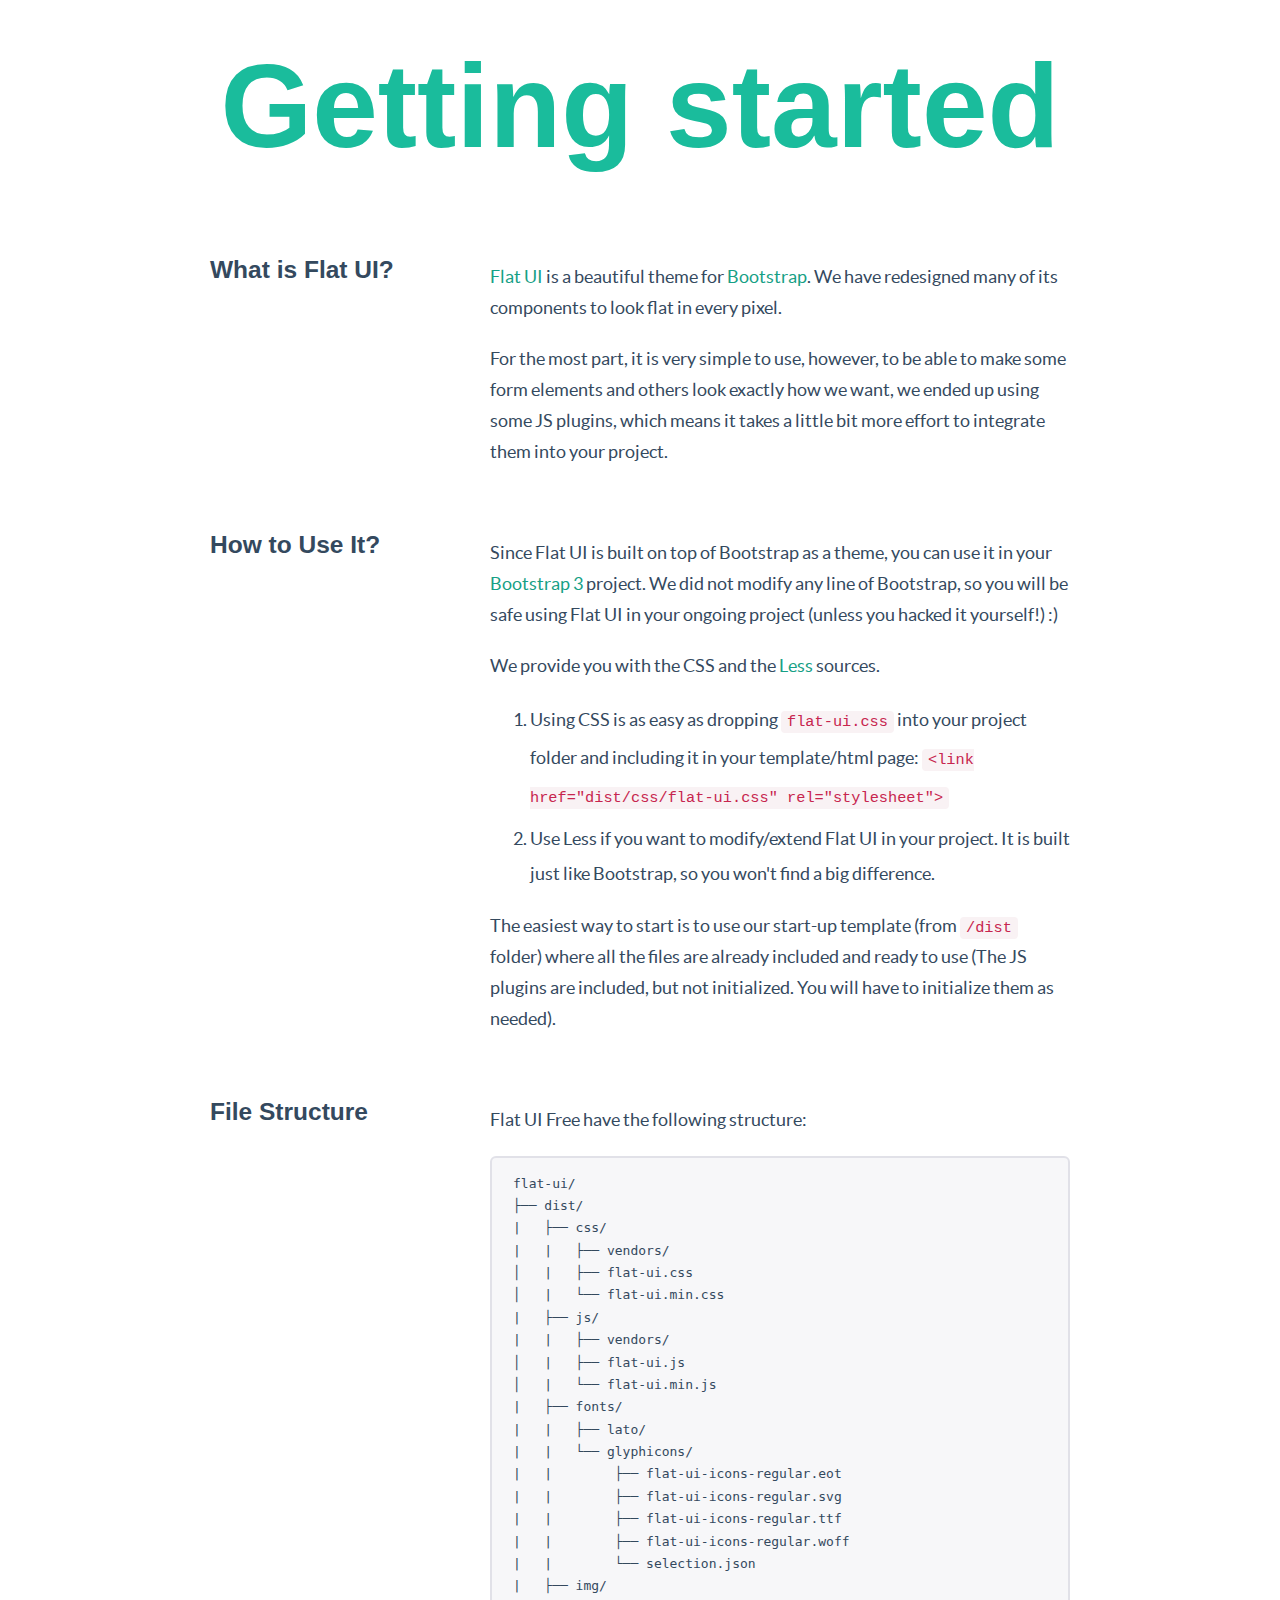
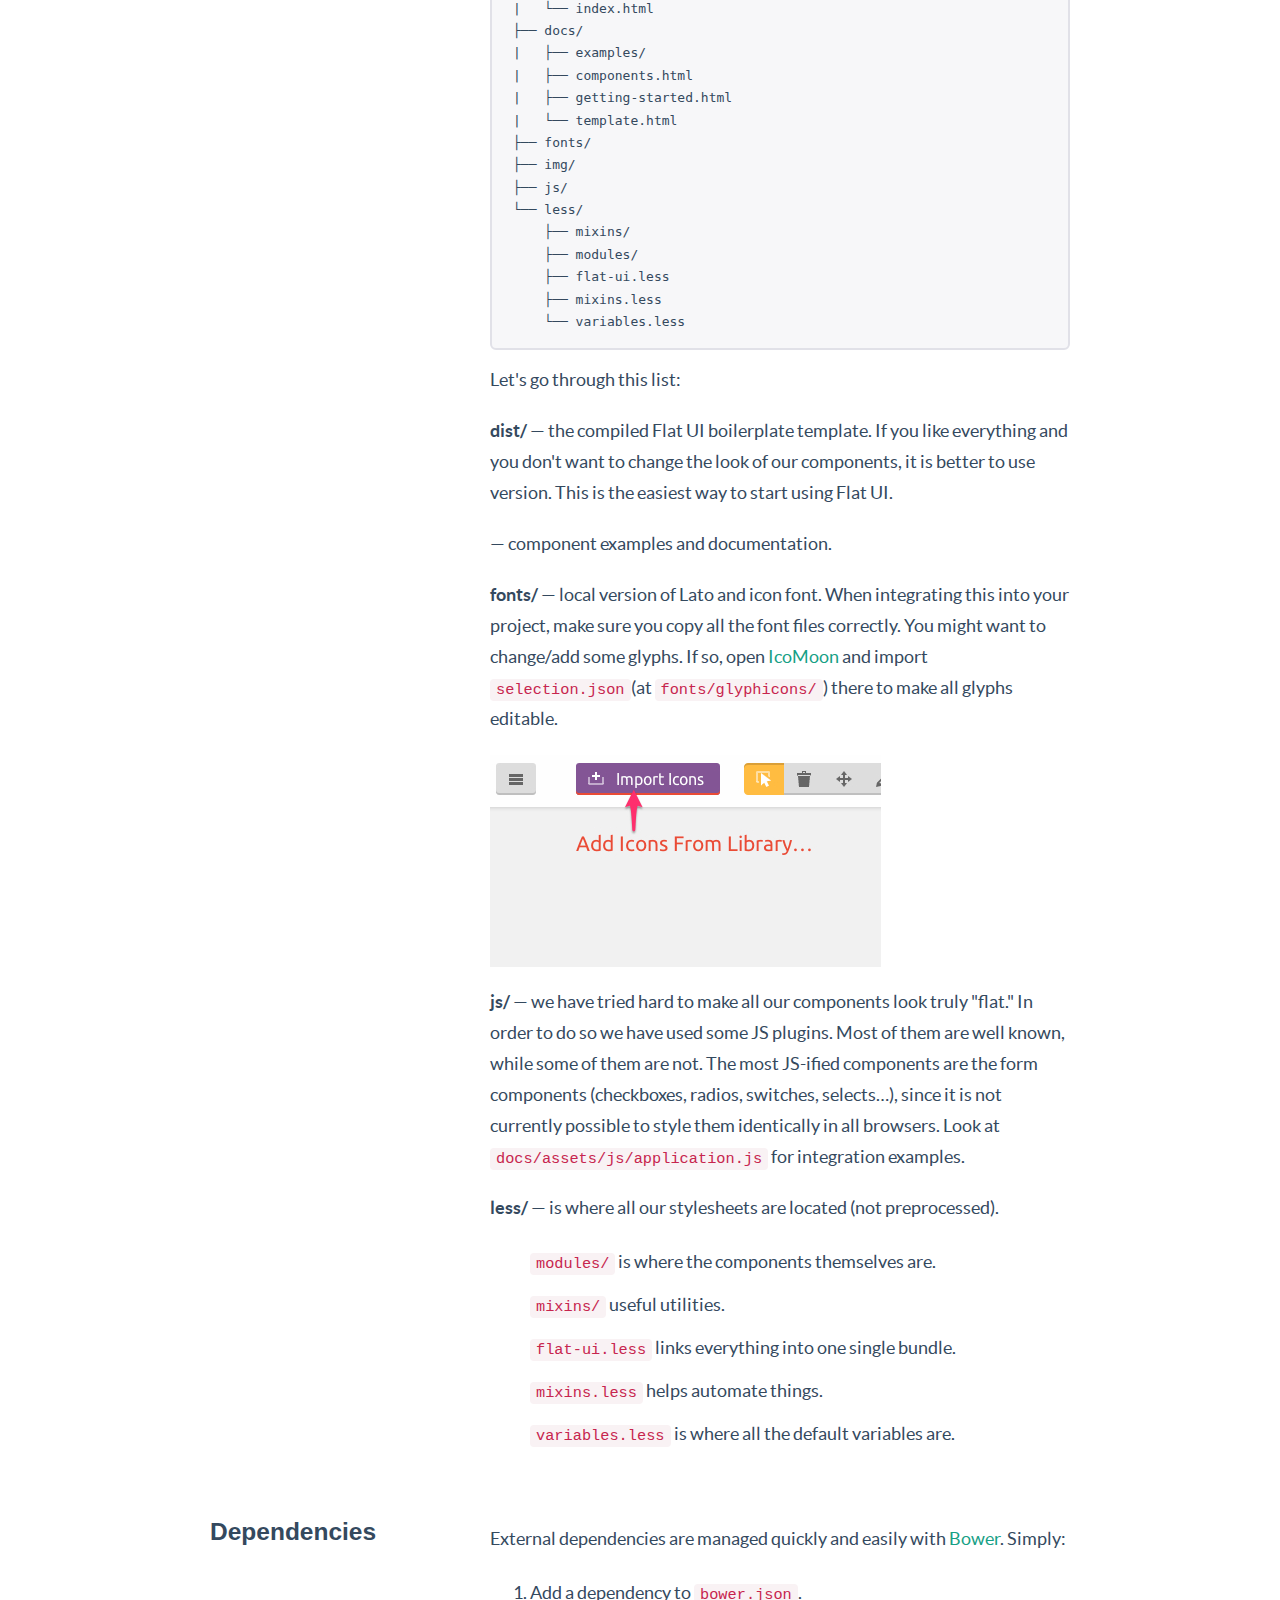
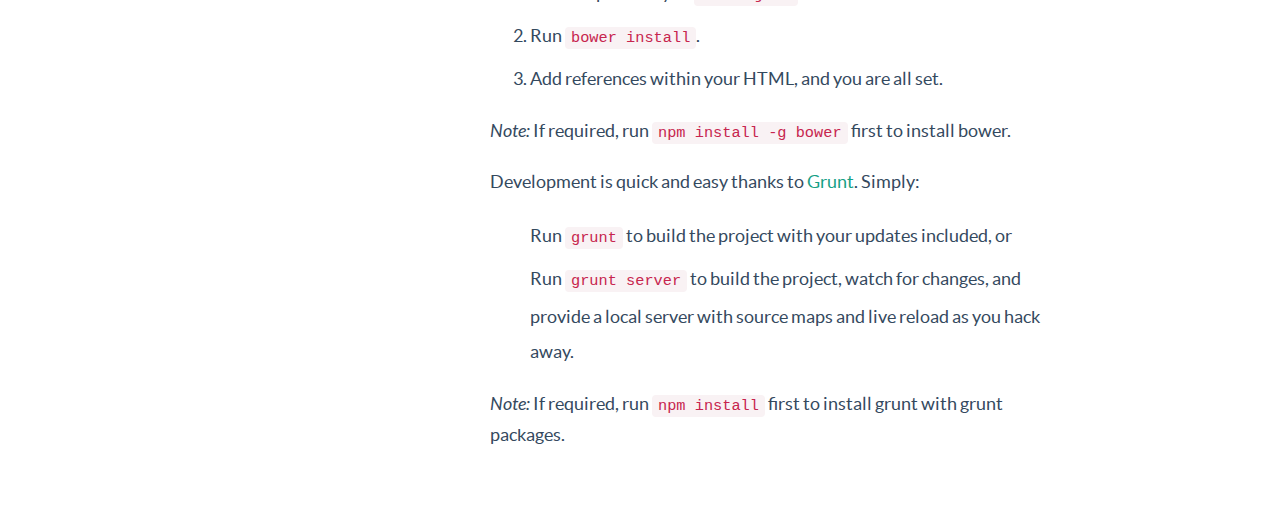
<file: doc/misc/major/Flat-UI-master/docs/getting-started.html>
<!DOCTYPE html>
<html lang="en">
  <head>
    <meta charset="utf-8">
    <title>Getting started &middot; Flat UI Free</title>
    <meta name="viewport" content="width=device-width, initial-scale=1.0">

    <!-- Loading Bootstrap -->
    <link href="../dist/css/vendor/bootstrap.min.css" rel="stylesheet">

    <!-- Loading Flat UI -->
    <link href="../dist/css/flat-ui.css" rel="stylesheet">
    <link href="assets/css/docs.css" rel="stylesheet">

    <link rel="shortcut icon" href="../img/favicon.ico">

    <!-- HTML5 shim, for IE6-8 support of HTML5 elements. All other JS at the end of file. -->
    <!--[if lt IE 9]>
      <script src="../dist/js/vendor/html5shiv.js"></script>
      <script src="../dist/js/vendor/respond.min.js"></script>
    <![endif]-->
  </head>
  <body>
    <h1 class="demo-headline">Getting started</h1>
    <div class="container">
      <div class="demo-row">
        <div class="demo-title">
          <h3>What is Flat UI?</h3>
        </div>

        <div class="demo-content demo-content-article">
          <p>
            <a href="http://designmodo.com/flat" target="_blank">Flat UI</a>
            is a beautiful theme for <a href="http://getbootstrap.com" target="_blank">Bootstrap</a>.
            We have redesigned many of its components to look flat in every pixel.
          </p>
          <p>
            For the most part, it is very simple to use, however, to be able to make some form elements and others look exactly how we want, we ended up using some JS plugins, which means it takes a little bit more effort to integrate them into your project.
          </p>
        </div>
      </div><!-- /.demo-row -->

      <div class="demo-row">
        <div class="demo-title">
          <h3>How to Use It?</h3>
        </div>

        <div class="demo-content demo-content-article">
          <p>
            Since Flat UI is built on top of Bootstrap as a theme, you can use it in your <a href="http://getbootstrap.com/" target="_blank">Bootstrap 3</a> project.
            We did not modify any line of Bootstrap, so you will be safe using Flat UI in your ongoing project
            (unless you hacked it yourself!) :)
          </p>
          <p>
            We provide you with the CSS and the <a href="http://lesscss.org/" target="_blank">Less</a> sources.
          </p>
          <ol>
            <li>
              Using CSS is as easy as dropping <code>flat-ui.css</code> into your project folder and
              including it in your template/html page:
              <code>&lt;link href="dist/css/flat-ui.css" rel="stylesheet"&gt;</code>
            </li>
            <li>
              Use Less if you want to modify/extend Flat UI in your project. It is built just like Bootstrap, so
              you won't find a big difference.
            </li>
          </ol>
          <p>
            The easiest way to start is to use our start-up template (from <code>/dist</code> folder) where all the files are already included
            and ready to use (The JS plugins are included, but not initialized. You will have to initialize them as needed).
          </p>
        </div>
      </div><!-- /.demo-row -->

      <div class="demo-row">
        <div class="demo-title">
          <h3>File Structure</h3>
        </div>

        <div class="demo-content demo-content-article">
          <p>
            Flat UI Free have the following structure:
          </p>
<pre class="prettyprint">
flat-ui/
├── dist/
|   ├── css/
|   |   ├── vendors/
│   |   ├── flat-ui.css
│   |   └── flat-ui.min.css
|   ├── js/
|   |   ├── vendors/
│   |   ├── flat-ui.js
│   |   └── flat-ui.min.js
|   ├── fonts/
|   |   ├── lato/
|   |   └── glyphicons/
|   |        ├── flat-ui-icons-regular.eot
|   |        ├── flat-ui-icons-regular.svg
|   |        ├── flat-ui-icons-regular.ttf
|   |        ├── flat-ui-icons-regular.woff
|   |        └── selection.json
|   ├── img/
|   └── index.html
├── docs/
|   ├── examples/
|   ├── components.html
|   ├── getting-started.html
|   └── template.html
├── fonts/
├── img/
├── js/
└── less/
    ├── mixins/
    ├── modules/
    ├── flat-ui.less
    ├── mixins.less
    └── variables.less
</pre>
          <p>
            Let's go through this list:
          </p>

          <p>
            <strong>dist/</strong> &mdash; the compiled Flat UI boilerplate template. If you like everything and you don't want
            to change the look of our components, it is better to use version. This is the easiest
            way to start using Flat UI.
          </p>

          <p>
            <strong></strong> &mdash; component examples and documentation.
          </p>

          <p>
            <strong>fonts/</strong> &mdash; local version of Lato and icon font. When integrating this into your project, make sure you
            copy all the font files correctly. You might want to change/add some glyphs. If so, open
            <a href="http://icomoon.io/app">IcoMoon</a> and import <code>selection.json</code>(at <code>fonts/glyphicons/</code>)
            there to make all glyphs editable.
          </p>

          <p>
            <img src="assets/img/getting-started/icomoon_import.jpg" alt="" />
          </p>

          <p>
            <strong>js/</strong> &mdash; we have tried hard to make all our components look truly "flat." In order to do
            so we have used some JS plugins. Most of them are well known, while some of them are not. The most JS-ified
            components are the form components (checkboxes, radios, switches, selects…), since it is not currently possible
            to style them identically in all browsers. Look at <code>docs/assets/js/application.js</code> for integration
            examples.
          </p>

          <p>
            <strong>less/</strong> &mdash; is where all our stylesheets are located (not preprocessed).
          </p>

          <ul>
            <li>
              <code>modules/</code> is where the components themselves are.
            </li>
            <li>
              <code>mixins/</code> useful utilities.
            </li>
            <li>
              <code>flat-ui.less</code> links everything into one single bundle.
            </li>
            <li>
              <code>mixins.less</code> helps automate things.
            </li>
            <li>
              <code>variables.less</code> is where all the default variables are.
            </li>
          </ul>

        </div>
      </div><!-- /.demo-row -->

      <div class="demo-row">
        <div class="demo-title">
          <h3>Dependencies</h3>
        </div>

        <div class="demo-content demo-content-article">
          <p>
            External dependencies are managed quickly and easily with <a href="http://bower.io">Bower</a>. Simply:
          </p>
          <ol>
            <li>
              Add a dependency to <code>bower.json</code>.
            </li>
            <li>
              Run <code>bower install</code>.
            </li>
            <li>
              Add references within your HTML, and you are all set.
            </li>
          </ol>
          <p>
            <em>Note:</em> If required, run <code>npm install -g bower</code> first to install bower.
          </p>
          <p>
            Development is quick and easy thanks to <a href="http://gruntjs.com/">Grunt</a>. Simply:
          </p>
          <ul>
            <li>
              Run <code>grunt</code> to build the project with your updates included, or
            </li>
            <li>
              Run <code>grunt server</code> to build the project, watch for changes, and provide a local server with source maps and live reload as you hack away.
            </li>
          </ul>
          <p>
            <em>Note:</em> If required, run <code>npm install</code> first to install grunt with grunt packages.
          </p>
        </div>
      </div><!-- /.demo-row -->

    </div><!-- /.container -->
  </body>
</html>
</file>
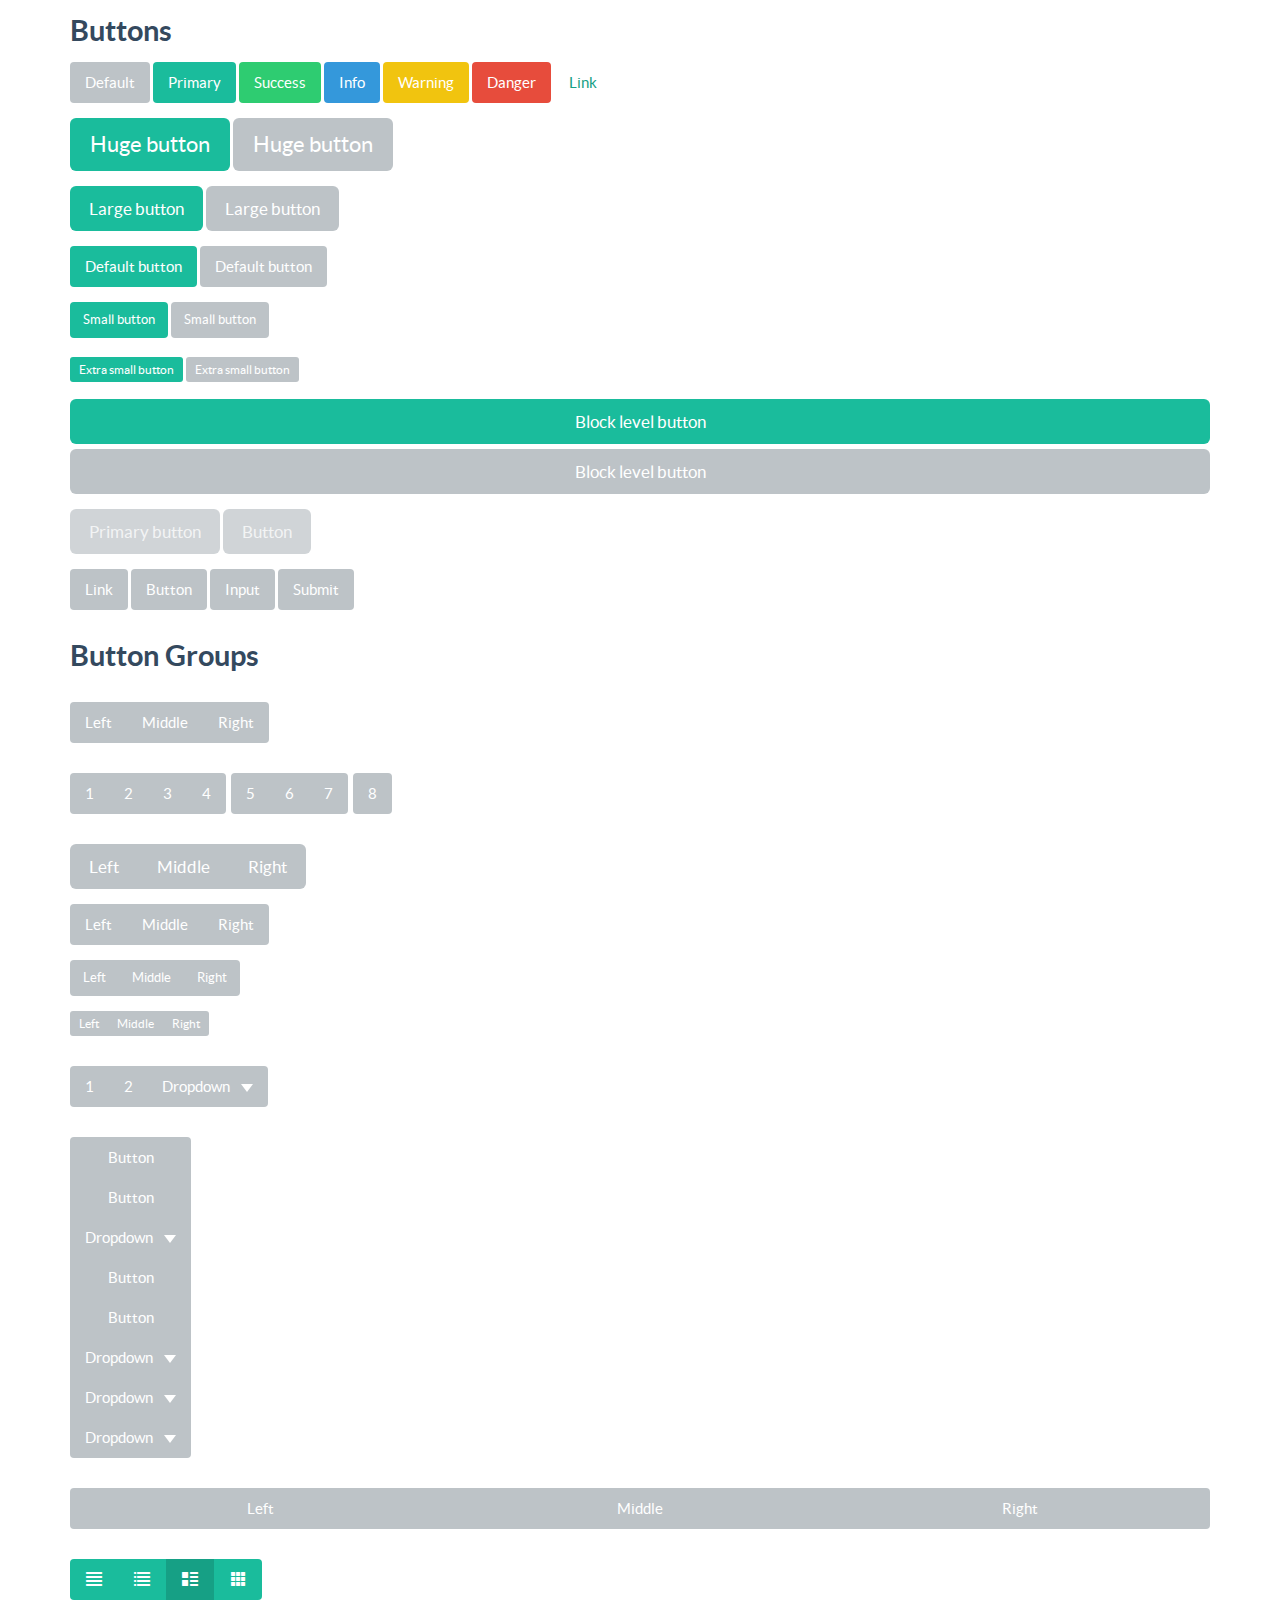
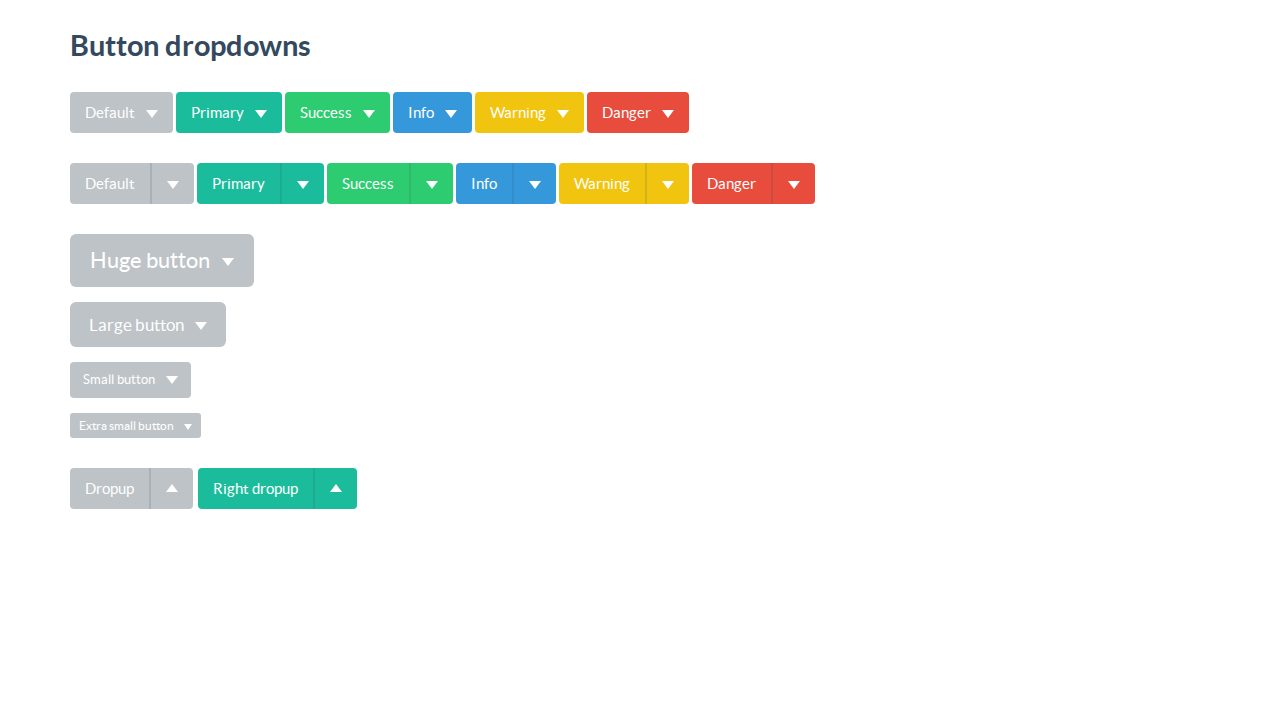
<file: doc/misc/major/Flat-UI-master/docs/examples/buttons.html>
<!DOCTYPE html>
<html lang="en">
  <head>
    <meta charset="utf-8">
    <title>Flat UI Free</title>
    <meta name="viewport" content="width=device-width, initial-scale=1.0">

    <!-- Loading Bootstrap -->
    <link href="../../dist/css/vendor/bootstrap.min.css" rel="stylesheet">

    <!-- Loading Flat UI -->
    <link href="../../dist/css/flat-ui.css" rel="stylesheet">

    <link rel="shortcut icon" href="../../dist/img/favicon.ico">

    <!-- HTML5 shim, for IE6-8 support of HTML5 elements. All other JS at the end of file. -->
    <!--[if lt IE 9]>
      <script src="../../dist/js/vendor/html5shiv.js"></script>
      <script src="../../dist/js/vendor/respond.min.js"></script>
    <![endif]-->
  </head>
  <body>

    <style>
      body {
        padding-bottom: 200px;
      }
    </style>

    <div class="container">
      <h4>Buttons</h4>
      <div class="row">
        <div class="col-md-12">
          <p>
            <!-- Standard gray button with gradient -->
            <button type="button" class="btn btn-default">Default</button>

            <!-- Provides extra visual weight and identifies the primary action in a set of buttons -->
            <button type="button" class="btn btn-primary">Primary</button>

            <!-- Indicates a successful or positive action -->
            <button type="button" class="btn btn-success">Success</button>

            <!-- Contextual button for informational alert messages -->
            <button type="button" class="btn btn-info">Info</button>

            <!-- Indicates caution should be taken with this action -->
            <button type="button" class="btn btn-warning">Warning</button>

            <!-- Indicates a dangerous or potentially negative action -->
            <button type="button" class="btn btn-danger">Danger</button>

            <!-- Deemphasize a button by making it look like a link while maintaining button behavior -->
            <button type="button" class="btn btn-link">Link</button>
          </p>
        </div>
      </div>
      <div class="row">
        <div class="col-md-12">
          <p>
            <button type="button" class="btn btn-primary btn-hg">Huge button</button>
            <button type="button" class="btn btn-default btn-hg">Huge button</button>
          </p>
          <p>
            <button type="button" class="btn btn-primary btn-lg">Large button</button>
            <button type="button" class="btn btn-default btn-lg">Large button</button>
          </p>
          <p>
            <button type="button" class="btn btn-primary">Default button</button>
            <button type="button" class="btn btn-default">Default button</button>
          </p>
          <p>
            <button type="button" class="btn btn-primary btn-sm">Small button</button>
            <button type="button" class="btn btn-default btn-sm">Small button</button>
          </p>
          <p>
            <button type="button" class="btn btn-primary btn-xs">Extra small button</button>
            <button type="button" class="btn btn-default btn-xs">Extra small button</button>
          </p>
        </div>
      </div>
      <div class="row">
        <div class="col-md-12">
          <p>
            <button type="button" class="btn btn-primary btn-lg btn-block">Block level button</button>
            <button type="button" class="btn btn-default btn-lg btn-block">Block level button</button>
          </p>
        </div>
      </div>
      <div class="row">
        <div class="col-md-12">
          <p>
            <button type="button" class="btn btn-lg btn-primary" disabled="disabled">Primary button</button>
            <button type="button" class="btn btn-default btn-lg" disabled="disabled">Button</button>
          </p>
        </div>
      </div>
      <div class="row">
        <div class="col-md-12">
          <p>
            <a class="btn btn-default" href="#">Link</a>
            <button class="btn btn-default" type="submit">Button</button>
            <input class="btn btn-default" type="button" value="Input">
            <input class="btn btn-default" type="submit" value="Submit">
          </p>
        </div>
      </div>
      <h4>Button Groups</h4>
      <div class="row">
        <div class="col-md-12">
          <p>
            <div class="btn-group">
              <button type="button" class="btn btn-default">Left</button>
              <button type="button" class="btn btn-default">Middle</button>
              <button type="button" class="btn btn-default">Right</button>
            </div>
          </p>
        </div>
      </div>
      <div class="row">
        <div class="col-md-12">
          <p>
            <div class="btn-toolbar">
              <div class="btn-group">
                <button class="btn btn-default" type="button">1</button>
                <button class="btn btn-default" type="button">2</button>
                <button class="btn btn-default" type="button">3</button>
                <button class="btn btn-default" type="button">4</button>
              </div>
              <div class="btn-group">
                <button class="btn btn-default" type="button">5</button>
                <button class="btn btn-default" type="button">6</button>
                <button class="btn btn-default" type="button">7</button>
              </div>
              <div class="btn-group">
                <button class="btn btn-default" type="button">8</button>
              </div>
            </div>
          </p>
        </div>
      </div>
      <div class="row">
        <div class="col-md-12">
          <p>
            <div class="btn-toolbar">
              <div class="btn-group btn-group-lg">
                <button class="btn btn-default" type="button">Left</button>
                <button class="btn btn-default" type="button">Middle</button>
                <button class="btn btn-default" type="button">Right</button>
              </div>
            </div>
          </p>
          <p>
            <div class="btn-toolbar">
              <div class="btn-group">
                <button class="btn btn-default" type="button">Left</button>
                <button class="btn btn-default" type="button">Middle</button>
                <button class="btn btn-default" type="button">Right</button>
              </div>
            </div>
          </p>
          <p>
            <div class="btn-toolbar">
              <div class="btn-group btn-group-sm">
                <button class="btn btn-default" type="button">Left</button>
                <button class="btn btn-default" type="button">Middle</button>
                <button class="btn btn-default" type="button">Right</button>
              </div>
            </div>
          </p>
          <p>
            <div class="btn-toolbar">
              <div class="btn-group btn-group-xs">
                <button class="btn btn-default" type="button">Left</button>
                <button class="btn btn-default" type="button">Middle</button>
                <button class="btn btn-default" type="button">Right</button>
              </div>
            </div>
          </p>
        </div>
      </div>
      <div class="row">
        <div class="col-md-12">
          <p>
            <div class="btn-group">
              <button class="btn btn-default" type="button">1</button>
              <button class="btn btn-default" type="button">2</button>

              <div class="btn-group">
                <button data-toggle="dropdown" class="btn btn-default dropdown-toggle" type="button" id="btnGroupDrop1">
                  Dropdown
                  <span class="caret"></span>
                </button>
                <ul aria-labelledby="btnGroupDrop1" role="menu" class="dropdown-menu">
                  <li><a href="#">Dropdown link</a></li>
                  <li><a href="#">Dropdown link</a></li>
                </ul>
              </div>
            </div>
          </p>
        </div>
      </div>
      <div class="row">
        <div class="col-md-12">
          <p>
            <div class="btn-group-vertical">
              <button class="btn btn-default" type="button">Button</button>
              <button class="btn btn-default" type="button">Button</button>
              <div class="btn-group">
                <button data-toggle="dropdown" class="btn btn-default dropdown-toggle" type="button" id="btnGroupVerticalDrop1">
                  Dropdown
                  <span class="caret"></span>
                </button>
                <ul aria-labelledby="btnGroupVerticalDrop1" role="menu" class="dropdown-menu">
                  <li><a href="#">Dropdown link</a></li>
                  <li><a href="#">Dropdown link</a></li>
                </ul>
              </div>
              <button class="btn btn-default" type="button">Button</button>
              <button class="btn btn-default" type="button">Button</button>
              <div class="btn-group">
                <button data-toggle="dropdown" class="btn btn-default dropdown-toggle" type="button" id="btnGroupVerticalDrop2">
                  Dropdown
                  <span class="caret"></span>
                </button>
                <ul aria-labelledby="btnGroupVerticalDrop2" role="menu" class="dropdown-menu">
                  <li><a href="#">Dropdown link</a></li>
                  <li><a href="#">Dropdown link</a></li>
                </ul>
              </div>
              <div class="btn-group">
                <button data-toggle="dropdown" class="btn btn-default dropdown-toggle" type="button" id="btnGroupVerticalDrop3">
                  Dropdown
                  <span class="caret"></span>
                </button>
                <ul aria-labelledby="btnGroupVerticalDrop3" role="menu" class="dropdown-menu">
                  <li><a href="#">Dropdown link</a></li>
                  <li><a href="#">Dropdown link</a></li>
                </ul>
              </div>
              <div class="btn-group">
                <button data-toggle="dropdown" class="btn btn-default dropdown-toggle" type="button" id="btnGroupVerticalDrop4">
                  Dropdown
                  <span class="caret"></span>
                </button>
                <ul aria-labelledby="btnGroupVerticalDrop4" role="menu" class="dropdown-menu">
                  <li><a href="#">Dropdown link</a></li>
                  <li><a href="#">Dropdown link</a></li>
                </ul>
              </div>
            </div>
          </p>
        </div>
      </div>
      <div class="row">
        <div class="col-md-12">
          <p>
            <div class="btn-group btn-group-justified">
              <a class="btn btn-default" href="#">Left</a>
              <a class="btn btn-default" href="#">Middle</a>
              <a class="btn btn-default" href="#">Right</a>
            </div>
          </p>
        </div>
      </div>
      <div class="row">
        <div class="col-md-12">
          <p>
            <div class="btn-toolbar">
              <div class="btn-group">
                <a href="#fakelink" class="btn btn-primary"><i class="fui-list-columned"></i></a>
                <a href="#fakelink" class="btn btn-primary"><i class="fui-list-numbered"></i></a>
                <a href="#fakelink" class="btn btn-primary active"><i class="fui-list-thumbnailed"></i></a>
                <a href="#fakelink" class="btn btn-primary"><i class="fui-list-small-thumbnails"></i></a>
              </div>
            </div>
          </p>
        </div>
      </div>
      <h4>Button dropdowns</h4>
      <div class="row">
        <div class="col-md-12">
          <p>
            <div class="btn-group">
              <button data-toggle="dropdown" class="btn btn-default dropdown-toggle" type="button">Default <span class="caret"></span></button>
              <ul role="menu" class="dropdown-menu">
                <li><a href="#">Action</a></li>
                <li><a href="#">Another action</a></li>
                <li><a href="#">Something else here</a></li>
                <li class="divider"></li>
                <li><a href="#">Separated link</a></li>
              </ul>
            </div><!-- /btn-group -->
            <div class="btn-group">
              <button data-toggle="dropdown" class="btn btn-primary dropdown-toggle" type="button">Primary <span class="caret"></span></button>
              <ul role="menu" class="dropdown-menu">
                <li><a href="#">Action</a></li>
                <li><a href="#">Another action</a></li>
                <li><a href="#">Something else here</a></li>
                <li class="divider"></li>
                <li><a href="#">Separated link</a></li>
              </ul>
            </div><!-- /btn-group -->
            <div class="btn-group">
              <button data-toggle="dropdown" class="btn btn-success dropdown-toggle" type="button">Success <span class="caret"></span></button>
              <ul role="menu" class="dropdown-menu">
                <li><a href="#">Action</a></li>
                <li><a href="#">Another action</a></li>
                <li><a href="#">Something else here</a></li>
                <li class="divider"></li>
                <li><a href="#">Separated link</a></li>
              </ul>
            </div><!-- /btn-group -->
            <div class="btn-group">
              <button data-toggle="dropdown" class="btn btn-info dropdown-toggle" type="button">Info <span class="caret"></span></button>
              <ul role="menu" class="dropdown-menu">
                <li><a href="#">Action</a></li>
                <li><a href="#">Another action</a></li>
                <li><a href="#">Something else here</a></li>
                <li class="divider"></li>
                <li><a href="#">Separated link</a></li>
              </ul>
            </div><!-- /btn-group -->
            <div class="btn-group">
              <button data-toggle="dropdown" class="btn btn-warning dropdown-toggle" type="button">Warning <span class="caret"></span></button>
              <ul role="menu" class="dropdown-menu">
                <li><a href="#">Action</a></li>
                <li><a href="#">Another action</a></li>
                <li><a href="#">Something else here</a></li>
                <li class="divider"></li>
                <li><a href="#">Separated link</a></li>
              </ul>
            </div><!-- /btn-group -->
            <div class="btn-group">
              <button data-toggle="dropdown" class="btn btn-danger dropdown-toggle" type="button">Danger <span class="caret"></span></button>
              <ul role="menu" class="dropdown-menu">
                <li><a href="#">Action</a></li>
                <li><a href="#">Another action</a></li>
                <li><a href="#">Something else here</a></li>
                <li class="divider"></li>
                <li><a href="#">Separated link</a></li>
              </ul>
            </div><!-- /btn-group -->
          </p>
        </div>
      </div>
      <div class="row">
        <div class="col-md-12">
          <p>
            <div class="btn-group">
              <button class="btn btn-default" type="button">Default</button>
              <button data-toggle="dropdown" class="btn btn-default dropdown-toggle" type="button"><span class="caret"></span></button>
              <ul role="menu" class="dropdown-menu">
                <li><a href="#">Action</a></li>
                <li><a href="#">Another action</a></li>
                <li><a href="#">Something else here</a></li>
                <li class="divider"></li>
                <li><a href="#">Separated link</a></li>
              </ul>
            </div><!-- /btn-group -->
            <div class="btn-group">
              <button class="btn btn-primary" type="button">Primary</button>
              <button data-toggle="dropdown" class="btn btn-primary dropdown-toggle" type="button"><span class="caret"></span></button>
              <ul role="menu" class="dropdown-menu">
                <li><a href="#">Action</a></li>
                <li><a href="#">Another action</a></li>
                <li><a href="#">Something else here</a></li>
                <li class="divider"></li>
                <li><a href="#">Separated link</a></li>
              </ul>
            </div><!-- /btn-group -->
            <div class="btn-group">
              <button class="btn btn-success" type="button">Success</button>
              <button data-toggle="dropdown" class="btn btn-success dropdown-toggle" type="button"><span class="caret"></span></button>
              <ul role="menu" class="dropdown-menu">
                <li><a href="#">Action</a></li>
                <li><a href="#">Another action</a></li>
                <li><a href="#">Something else here</a></li>
                <li class="divider"></li>
                <li><a href="#">Separated link</a></li>
              </ul>
            </div><!-- /btn-group -->
            <div class="btn-group">
              <button class="btn btn-info" type="button">Info</button>
              <button data-toggle="dropdown" class="btn btn-info dropdown-toggle" type="button"><span class="caret"></span></button>
              <ul role="menu" class="dropdown-menu">
                <li><a href="#">Action</a></li>
                <li><a href="#">Another action</a></li>
                <li><a href="#">Something else here</a></li>
                <li class="divider"></li>
                <li><a href="#">Separated link</a></li>
              </ul>
            </div><!-- /btn-group -->
            <div class="btn-group">
              <button class="btn btn-warning" type="button">Warning</button>
              <button data-toggle="dropdown" class="btn btn-warning dropdown-toggle" type="button"><span class="caret"></span></button>
              <ul role="menu" class="dropdown-menu">
                <li><a href="#">Action</a></li>
                <li><a href="#">Another action</a></li>
                <li><a href="#">Something else here</a></li>
                <li class="divider"></li>
                <li><a href="#">Separated link</a></li>
              </ul>
            </div><!-- /btn-group -->
            <div class="btn-group">
              <button class="btn btn-danger" type="button">Danger</button>
              <button data-toggle="dropdown" class="btn btn-danger dropdown-toggle" type="button"><span class="caret"></span></button>
              <ul role="menu" class="dropdown-menu">
                <li><a href="#">Action</a></li>
                <li><a href="#">Another action</a></li>
                <li><a href="#">Something else here</a></li>
                <li class="divider"></li>
                <li><a href="#">Separated link</a></li>
              </ul>
            </div><!-- /btn-group -->
          </p>
        </div>
      </div>
      <div class="row">
        <div class="col-md-12">
          <p>
            <div class="btn-toolbar">
              <div class="btn-group">
                <button data-toggle="dropdown" type="button" class="btn btn-default btn-hg dropdown-toggle">
                  Huge button <span class="caret"></span>
                </button>
                <ul role="menu" class="dropdown-menu">
                  <li><a href="#">Action</a></li>
                  <li><a href="#">Another action</a></li>
                  <li><a href="#">Something else here</a></li>
                  <li class="divider"></li>
                  <li><a href="#">Separated link</a></li>
                </ul>
              </div><!-- /btn-group -->
            </div><!-- /btn-toolbar -->
          </p>
          <p>
            <div class="btn-toolbar">
              <div class="btn-group">
                <button data-toggle="dropdown" type="button" class="btn btn-default btn-lg dropdown-toggle">
                  Large button <span class="caret"></span>
                </button>
                <ul role="menu" class="dropdown-menu">
                  <li><a href="#">Action</a></li>
                  <li><a href="#">Another action</a></li>
                  <li><a href="#">Something else here</a></li>
                  <li class="divider"></li>
                  <li><a href="#">Separated link</a></li>
                </ul>
              </div><!-- /btn-group -->
            </div><!-- /btn-toolbar -->
          </p>
          <p>
            <div class="btn-toolbar">
              <div class="btn-group">
                <button data-toggle="dropdown" type="button" class="btn btn-default btn-sm dropdown-toggle">
                  Small button <span class="caret"></span>
                </button>
                <ul role="menu" class="dropdown-menu">
                  <li><a href="#">Action</a></li>
                  <li><a href="#">Another action</a></li>
                  <li><a href="#">Something else here</a></li>
                  <li class="divider"></li>
                  <li><a href="#">Separated link</a></li>
                </ul>
              </div><!-- /btn-group -->
            </div><!-- /btn-toolbar -->
          </p>
          <p>
            <div class="btn-toolbar">
              <div class="btn-group">
                <button data-toggle="dropdown" type="button" class="btn btn-default btn-xs dropdown-toggle">
                  Extra small button <span class="caret"></span>
                </button>
                <ul role="menu" class="dropdown-menu">
                  <li><a href="#">Action</a></li>
                  <li><a href="#">Another action</a></li>
                  <li><a href="#">Something else here</a></li>
                  <li class="divider"></li>
                  <li><a href="#">Separated link</a></li>
                </ul>
              </div><!-- /btn-group -->
            </div><!-- /btn-toolbar -->
          </p>
        </div>
      </div>
      <div class="row">
        <div class="col-md-12">
          <p>
            <div class="btn-toolbar">
              <div class="btn-group dropup">
                <button class="btn btn-default" type="button">Dropup</button>
                <button data-toggle="dropdown" class="btn btn-default dropdown-toggle" type="button"><span class="caret"></span></button>
                <ul role="menu" class="dropdown-menu">
                  <li><a href="#">Action</a></li>
                  <li><a href="#">Another action</a></li>
                  <li><a href="#">Something else here</a></li>
                  <li class="divider"></li>
                  <li><a href="#">Separated link</a></li>
                </ul>
              </div><!-- /btn-group -->
              <div class="btn-group dropup">
                <button class="btn btn-primary" type="button">Right dropup</button>
                <button data-toggle="dropdown" class="btn btn-primary dropdown-toggle" type="button"><span class="caret"></span></button>
                <ul role="menu" class="dropdown-menu pull-right">
                  <li><a href="#">Action</a></li>
                  <li><a href="#">Another action</a></li>
                  <li><a href="#">Something else here</a></li>
                  <li class="divider"></li>
                  <li><a href="#">Separated link</a></li>
                </ul>
              </div><!-- /btn-group -->
            </div>
          </p>
        </div>
      </div>
    </div>
    <!-- /.container -->

  </body>
</html>
</file>
<file: doc/misc/major/simple.css>
*{
  font-family:Verdana, Arial, sans-serif;
  text-align:center;
  /*
  border:1px solid black;
   */
}


.header{
  background-color:#4183D7;
}

body {
  background-color: white;
}


a:link, a:visited{
  text-decoration:none;
  color:#3498DB;
}

section{
  margin:2em;
}
header{
  color: white;
  margin-left:auto;
  margin-right:auto;
  width:100%;
  padding-bottom:1.2em;
  /*
  position:fixed;
  z-index:10000;
  position:fixed;
  z-index:10000;
  */
}


nav ul {
  list-style: none;
}

nav ul li {
  background-color:inherit;
  border-radius:inherit;
  display:inline-block;
  width:8%;
  margin:1em;
}

nav a {
  text-decoration: none;
  color: black;
  display: block;
  text-align:center;
  transition: .2s background-color;
  margin-left:auto;
  margin-right:auto;
  padding:0.3em;
}

nav a:visited, nav a:link{
  color:white;
}

nav a:hover{
  background-color: white;
  color:black;
}

nav a.link{
  color:white;
}

nav a.active {
  background-color: #aaa;
  color: white;
  cursor: default;
}



h1 {
  padding: 0.2em;
  color: white;
}



h2 {
  text-align:left;
  border-bottom:1px solid #D2D7D3;
  /*
  text-align: center;
  font-family: Verdana;
  font-weight: bold;
  padding-top: 25px;
  padding-bottom: 25px;
  color: #acd1b2;
  */
}

img {
  display:block;
  width:auto;
  height:auto;
  max-width:500px;
  max-height:500px;
  /*
  width:  500px;
  height: 500px;
  display:block;
  margin-left:auto;
  margin-right:auto;
  */
}

ul{
  list-style-type: none;

}

ul li{
  background-color:#EEEEEE;
  border-radius:10px;
  width:90%;
  margin-left:auto;
  margin-right:auto;
  margin-bottom:1em;
}


#footer{
  clear:both;
}

table{
  /* table-layout:fixed; */
  margin-left:auto;
  margin-right:auto;
}
</file>
<file: doc/misc/major/Flat-UI-master/docs/assets/css/demo.css>
/*!
 * Flat UI Free v2.2.2 (http://designmodo.github.io/Flat-UI/)
 * Copyright 2013-2014 Designmodo, Inc.
 */

/* Prettyfy Theme */
.prettyprint {
  padding: 15px 21px;
  font-family: Menlo, 'Bitstream Vera Sans Mono', 'DejaVu Sans Mono', Monaco, Consolas, monospace;
  background-color: #f7f7f9;
  border: 2px solid #e1e1e8;
  }
.pln {
  color: #333;
  }
@media screen {
  .str {
    color: #d14;
    }
  .kwd {
    color: #333;
    }
  .com {
    color: #998;
    }
  .typ {
    color: #458;
    }
  .lit {
    color: #458;
    }
  .pun {
    color: #333;
    }
  .opn {
    color: #333;
    }
  .clo {
    color: #333;
    }
  .tag {
    color: navy;
    }
  .atn {
    color: teal;
    }
  .atv {
    color: #d14;
    }
  .dec {
    color: #333;
    }
  .var {
    color: teal;
    }
  .fun {
    color: #900;
    }
  }
@media print, projection {
  .str {
    color: #060;
    }
  .kwd {
    font-weight: bold;
    color: #006;
    }
  .com {
    font-style: italic;
    color: #600;
    }
  .typ {
    font-weight: bold;
    color: #404;
    }
  .lit {
    color: #044;
    }
  .pun,
  .opn,
  .clo {
    color: #440;
    }
  .tag {
    font-weight: bold;
    color: #006;
    }
  .atn {
    color: #404;
    }
  .atv {
    color: #060;
    }
  }
/* Specify class=linenums on a pre to get line numbering */
ol.linenums {
  margin-top: 0;
  margin-bottom: 0;
  }
.container {
  width: 970px !important;
  }
.demo-headline {
  padding: 73px 0 110px;
  text-align: center;
  }
.demo-logo {
  margin: 10px 0;
  font: 900 90px/100px "Helvetica Neue", Helvetica, Arial, sans-serif;
  letter-spacing: -2px;
  }
.demo-logo .logo {
  width: 236px;
  height: 181px;
  margin: 0 auto 26px;
  overflow: hidden;
  text-indent: -9999em;
  background: url(../img/demo/logo-mask.png) center 0 no-repeat;
  background-size: 236px 181px;
  }
.demo-logo small {
  display: block;
  padding-top: 5px;
  font-size: 22px;
  font-weight: 700;
  color: rgba(52, 73, 94, .3);
  letter-spacing: 0;
  }
.demo-row {
  margin-bottom: 20px;
  }
.demo-row .demo-heading-note,
.demo-row .demo-text-note {
  position: absolute;
  bottom: 10px;
  left: 0;
  display: block;
  width: 260px;
  font-size: 13px;
  font-weight: 400;
  line-height: 13px;
  color: #c0c1c2;
  }
.demo-row .demo-text-note {
  top: 10px;
  bottom: auto;
  }
.demo-row.typography-row .demo-content {
  float: none;
  width: auto;
  clear: both;
  }
.demo-row.typography-row .demo-type-example {
  position: relative;
  padding-left: 25%;
  margin-bottom: 40px;
  }
.demo-section-title {
  margin: 10px 0;
  font: 900 32px/40px "Helvetica Neue", Helvetica, Arial, sans-serif;
  }
.demo-panel-title {
  padding-top: 20px;
  margin: 2px 0 20px;
  font: bold 23px/40px "Helvetica Neue", Helvetica, Arial, sans-serif;
  }
.demo-panel-title small {
  font-size: inherit;
  font-weight: 400;
  color: #798795;
  }
.demo-navigation {
  margin-top: -10px;
  margin-bottom: -4px;
  }
.demo-pager {
  margin-top: -20px;
  }
.demo-tooltips {
  height: 126px;
  }
.demo-tooltips .tooltip {
  position: relative !important;
  top: -8px !important;
  left: -8px !important;
  }
.demo-headings {
  margin-bottom: 12px;
  }
.demo-tiles {
  margin-bottom: 46px;
  }
.demo-icons {
  padding-left: 20px;
  margin-left: -20px;
  font-size: 32px;
  }
.demo-icons .demo-content {
  margin: 0 0 0 -35px;
  }
.demo-icons .demo-content > span {
  display: inline-block;
  width: 24px;
  margin: 0 0 32px 35px;
  font-size: 24px;
  }
.demo-icons-tooltip {
  position: absolute;
  bottom: 0;
  left: 100%;
  width: 80px;
  margin-left: 0 !important;
  font-size: 12px;
  color: #c2c8cf;
  }
.demo-illustrations .demo-content {
  padding-top: 20px;
  margin: 0 0 0 -40px;
  }
.demo-illustrations .demo-content:before,
.demo-illustrations .demo-content:after {
  display: table;
  content: " ";
  }
.demo-illustrations .demo-content:after {
  clear: both;
  }
.demo-illustrations .demo-content > div {
  float: left;
  width: 100px;
  height: 100px;
  margin: 0 0 40px 40px;
  line-height: 100px;
  text-align: center;
  }
.demo-illustrations img {
  display: inline-block;
  max-width: 100px;
  max-height: 100px;
  vertical-align: middle;
  }
.demo-samples {
  margin-bottom: 46px;
  }
.demo-download-section {
  float: none;
  padding: 60px 0 90px 20px;
  margin: 0 auto;
  text-align: center;
  }
.demo-download-section [class*='fui-'] {
  margin: 3px 0 -3px;
  }
.demo-download {
  width: 190px;
  height: 190px;
  padding: 40px 28px 30px 32px;
  margin: 0 auto 32px;
  text-align: center;
  background-color: #ebedef;
  border-radius: 50%;
  }
.demo-download img {
  width: 82px;
  height: 104px;
  }
.demo-download-text {
  padding: 20px 0;
  font-size: 15px;
  text-align: center;
  }
.demo-text-box a:hover {
  color: #1abc9c;
  }
.demo-browser {
  padding-top: 42px;
  margin: 0 41px 140px 0;
  color: #fff;
  background: #2c3e50 url(../img/demo/browser.png) 0 0 no-repeat;
  background-size: 659px 42px;
  border-radius: 0 0 6px 6px;
  }
.demo-browser-side {
  float: left;
  width: 151px;
  padding: 22px 20px;
  }
.demo-browser-side > h5 {
  margin-top: 4px;
  margin-bottom: 3px;
  font-size: 16px;
  font-weight: 400;
  text-transform: none;
  }
.demo-browser-side > h6 {
  margin-top: 3px;
  font-size: 11px;
  font-weight: 300;
  line-height: 18px;
  text-transform: none;

  -webkit-font-smoothing: subpixel-antialiased;
  }
.demo-browser-author {
  display: block;
  width: 84px;
  height: 84px;
  margin: 0 auto;
  background: url(../img/demo/browser-author.jpg) center no-repeat;
  border: 3px solid #fff;
  border-radius: 50%;
  }
.demo-browser-action {
  padding: 30px 0 12px;
  }
.demo-browser-action > .btn {
  padding: 7px 0 8px 11px !important;
  text-align: left;
  border-radius: 3px;
  }
.demo-browser-action > .btn > [class^="fui-"] {
  position: relative;
  top: 1px;
  margin-right: 12px;
  }
.demo-browser-content {
  padding: 21px 0 0 20px;
  overflow: hidden;
  background-color: #34495e;
  border-radius: 0 0 6px;
  }
.demo-browser-content > img {
  float: left;
  width: 146px;
  margin: 0 15px 20px 0;
  border: 6px solid #fff;
  }
@media only screen and (-webkit-min-device-pixel-ratio: 2), only screen and (-webkit-min-device-pixel-ratio: 1.5), only screen and (-moz-min-device-pixel-ratio: 2), only screen and (-o-min-device-pixel-ratio: 3/2), only screen and (-o-min-device-pixel-ratio: 2/1), only screen and (min--moz-device-pixel-ratio: 1.5), only screen and (min-device-pixel-ratio: 1.5), only screen and (min-device-pixel-ratio: 2) {
  .logo {
    background-image: url(../img/demo/logo-mask-2x.png);
    }
  .demo-browser {
    background-image: url(../img/demo/browser-2x.png);
    }
  }
.demo-swatches-row [class*="col"] {
  float: left;
  min-height: 1px;
  }
.demo-swatches-row .swatches-col {
  width: 800px;
  margin-left: -5px;
  }
.demo-swatches-row .swatches-desc-col {
  width: 140px;
  margin-left: 20px;
  }
</file>
<file: doc/misc/major/Flat-UI-master/docs/assets/css/docs.css>
/*!
 * Flat UI Free v2.2.2 (http://designmodo.github.io/Flat-UI/)
 * Copyright 2013-2014 Designmodo, Inc.
 */

/* Prettyfy Theme */
.prettyprint {
  padding: 15px 21px;
  font-family: Menlo, 'Bitstream Vera Sans Mono', 'DejaVu Sans Mono', Monaco, Consolas, monospace;
  background-color: #f7f7f9;
  border: 2px solid #e1e1e8;
  }
.pln {
  color: #333;
  }
@media screen {
  .str {
    color: #d14;
    }
  .kwd {
    color: #333;
    }
  .com {
    color: #998;
    }
  .typ {
    color: #458;
    }
  .lit {
    color: #458;
    }
  .pun {
    color: #333;
    }
  .opn {
    color: #333;
    }
  .clo {
    color: #333;
    }
  .tag {
    color: navy;
    }
  .atn {
    color: teal;
    }
  .atv {
    color: #d14;
    }
  .dec {
    color: #333;
    }
  .var {
    color: teal;
    }
  .fun {
    color: #900;
    }
  }
@media print, projection {
  .str {
    color: #060;
    }
  .kwd {
    font-weight: bold;
    color: #006;
    }
  .com {
    font-style: italic;
    color: #600;
    }
  .typ {
    font-weight: bold;
    color: #404;
    }
  .lit {
    color: #044;
    }
  .pun,
  .opn,
  .clo {
    color: #440;
    }
  .tag {
    font-weight: bold;
    color: #006;
    }
  .atn {
    color: #404;
    }
  .atv {
    color: #060;
    }
  }
/* Specify class=linenums on a pre to get line numbering */
ol.linenums {
  margin-top: 0;
  margin-bottom: 0;
  }
.docs-example-popovers {
  position: relative;
  margin: -20px -20px 0;
  }
.docs-example-popovers:before,
.docs-example-popovers:after {
  display: table;
  content: " ";
  }
.docs-example-popovers:after {
  clear: both;
  }
.docs-example-popovers .popover {
  position: relative;
  display: block;
  float: left;
  width: 260px;
  margin: 20px;
  }
.demo-headline {
  padding: 40px 0;
  margin-top: 2px;
  margin-bottom: 50px;
  font: 700 118px/1.1 "Helvetica Neue", Helvetica, Arial, sans-serif !important;
  color: #1abc9c;
  text-align: center;
  word-wrap: break-word;
  }
.demo-row {
  width: 940px;
  padding: 0 20px 50px;
  margin: 0 auto;
  }
.demo-row:before,
.demo-row:after {
  display: table;
  content: " ";
  }
.demo-row:after {
  clear: both;
  }
.demo-row .demo-heading-note,
.demo-row .demo-text-note {
  position: absolute;
  bottom: 10px;
  left: 0;
  display: block;
  width: 260px;
  font-size: 13px;
  font-weight: 400;
  line-height: 13px;
  color: #c0c1c2;
  }
.demo-row .demo-text-note {
  top: 10px;
  bottom: auto;
  }
.demo-row.menu-row {
  padding: 50px 20px 10px;
  }
.demo-row.typography-row .demo-content {
  float: none;
  width: auto;
  padding-top: 0;
  margin-left: 20px;
  clear: both;
  }
.demo-row.typography-row .demo-type-example {
  position: relative;
  padding-left: 265px;
  margin-bottom: 40px;
  }
.demo-col {
  float: left;
  width: 270px;
  margin: 0 20px;
  }
.demo-content {
  float: left;
  width: 580px;
  margin-left: 20px;
  }
.demo-content.demo-content-article p {
  margin-bottom: 20px;
  }
.demo-content.demo-content-article ul {
  margin-left: 0;
  list-style-type: none;
  }
.demo-content.demo-content-article li {
  padding: 0 0 5px;
  line-height: 35px;
  }
.demo-content-wide {
  margin: 0 20px;
  clear: both;
  }
.demo-content-wide:before,
.demo-content-wide:after {
  display: table;
  content: " ";
  }
.demo-content-wide:after {
  clear: both;
  }
.demo-title {
  float: left;
  width: 240px;
  margin: -.5em 20px 0;
  font: 700 24.5px/40px "Helvetica Neue", Helvetica, Arial, sans-serif;
  }
.demo-title h1,
.demo-title h2,
.demo-title h3,
.demo-title h4 {
  margin-top: 0;
  font-family: "Helvetica Neue", Helvetica, Arial, sans-serif;
  }
.demo-title h1,
.demo-title h2,
.demo-title h3 {
  line-height: 40px !important;
  }
.demo-title h3 {
  font-size: 24.5px !important;
  }
.demo-title small {
  font-size: 13px;
  font-weight: 400;
  color: #c0c1c2;
  }
.demo-buttons .btn,
.demo-inputs .control-group {
  margin-bottom: 20px;
  }
.demo-navigation .demo-title {
  margin-top: 10px;
  }
.demo-pager {
  margin-top: -10px;
  }
.demo-tooltips {
  width: 40%;
  padding-left: 10px;
  }
.demo-tooltips .tooltip {
  position: relative !important;
  top: -8px !important;
  left: -8px !important;
  }
.demo-tooltips .tooltip-inner {
  width: auto;
  max-width: 100%;
  }
.demo-popovers .popover {
  position: relative;
  display: block;
  width: auto;
  margin: 0 13px 0 -3px;
  }
.demo-social-buttons .btn {
  float: left;
  margin-bottom: 17px;
  clear: left;
  }
.demo-headings {
  margin-bottom: 12px;
  }
.demo-tiles {
  margin-bottom: 46px;
  }
.demo-icons {
  margin-left: -15px;
  font-size: 32px;
  }
.demo-icons > span {
  display: inline-block;
  width: 32px;
  margin: 0 0 32px 35px;
  }
@media (max-width: 480px) {
  .demo-icons > span {
    margin-right: 16px;
    margin-left: 16px;
    }
  }
.demo-icons-tooltip {
  position: absolute;
  bottom: 0;
  left: 100%;
  width: 80px;
  margin-left: 0 !important;
  font-size: 12px;
  color: #c2c8cf;
  }
.demo-inline {
  display: inline-block;
  }
.demo-labels {
  font-size: 19px;
  }
.demo-labels .visible-lg {
  display: inline !important;
  }
@media (max-width: 767px) {
  .demo-labels .visible-lg {
    display: none !important;
    }
  }
.demo-illustrations {
  margin-top: 40px;
  }
.demo-illustrations .demo-content-wide {
  padding-top: 20px;
  margin: 0 0 0 -66px;
  }
.demo-illustrations .demo-content-wide > div {
  float: left;
  width: 100px;
  height: 100px;
  margin: 0 0 80px 87px;
  line-height: 100px;
  text-align: center;
  vertical-align: middle;
  }
.demo-illustrations img {
  display: inline-block;
  max-width: 100px;
  max-height: 100px;
  vertical-align: middle;
  }
.demo-dialog {
  padding: 13px 20px 15px;
  }
.demo-dialog .flat {
  width: 300px;
  }
@media (max-width: 767px) {
  .demo-dialog .flat {
    width: 100%;
    }
  }
.static-modal-backdrop {
  width: 100%;
  padding: 62px 14px;
  margin-bottom: 50px;
  background-color: #243342;
  }
.static-modal-backdrop .modal {
  position: relative;
  top: auto;
  bottom: auto;
  z-index: 1;
  display: block;
  padding-bottom: 20px;
  overflow: hidden;
  }
.static-modal-backdrop .modal-dialog {
  padding: 0;
  }
.components-static-modal .modal {
  position: relative;
  top: auto;
  bottom: auto;
  left: auto;
  z-index: 1;
  display: block;
  overflow: visible;
  }
.components-static-modal .modal-dialog,
.components-static-modal .modal-content {
  width: auto;
  }
.components-static-modal .modal-dialog {
  padding: 0;
  }
.demo-sidebar {
  position: fixed;
  top: 0;
  left: 0;
  z-index: 10000;
  width: 150px;
  height: 100%;
  padding: 0;
  margin: 0;
  overflow: auto;
  font-size: 14px;
  line-height: 1.214;
  list-style-type: none;
  background-color: #f3f4f5;

  -webkit-font-smoothing: subpixel-antialiased;
  }
.demo-sidebar li:first-child a {
  padding-top: 20px;
  }
.demo-sidebar a {
  display: block;
  padding: 7px 20px;
  }
.demo-col .fileinput .input-group .uneditable-input {
  max-width: 370px;
  }
@media (max-width: 767px) {
  .demo-row {
    width: auto;
    padding-right: 0;
    padding-left: 0;
    margin-bottom: 0;
    margin-left: 0;
    }
  .demo-col,
  .demo-content,
  .demo-content-wide,
  .demo-title {
    float: none;
    width: auto;
    padding: 0 !important;
    margin: 0 0 18px !important;
    }
  .demo-headline {
    padding-right: 15px;
    padding-left: 15px;
    font-size: 65px !important;
    text-align: left;
    }
  .demo-inline {
    display: block;
    }
  .demo-navigation .btn-toolbar {
    margin: 0;
    }
  .demo-navigation .pager {
    display: block;
    margin-bottom: 20px;
    margin-left: 0 !important;
    }
  .typography-row .demo-type-example {
    padding-left: 0 !important;
    }
  .typography-row .demo-heading-note,
  .typography-row .demo-text-note {
    position: static !important;
    margin: 0 0 10px;
    }
  .demo-illustrations .demo-content-wide > div {
    margin-left: 67px;
    }
  }
/* Demo video */
.demo-video {
  margin-top: 40px;
  }
@media (max-width: 480px) {
  .demo-illustrations .demo-content-wide > div {
    margin-left: 23px;
    }
  .demo-navigation .mll.pvl {
    padding: 0;
    margin-bottom: 20px;
    margin-left: 0 !important;
    }
  }
</file>
